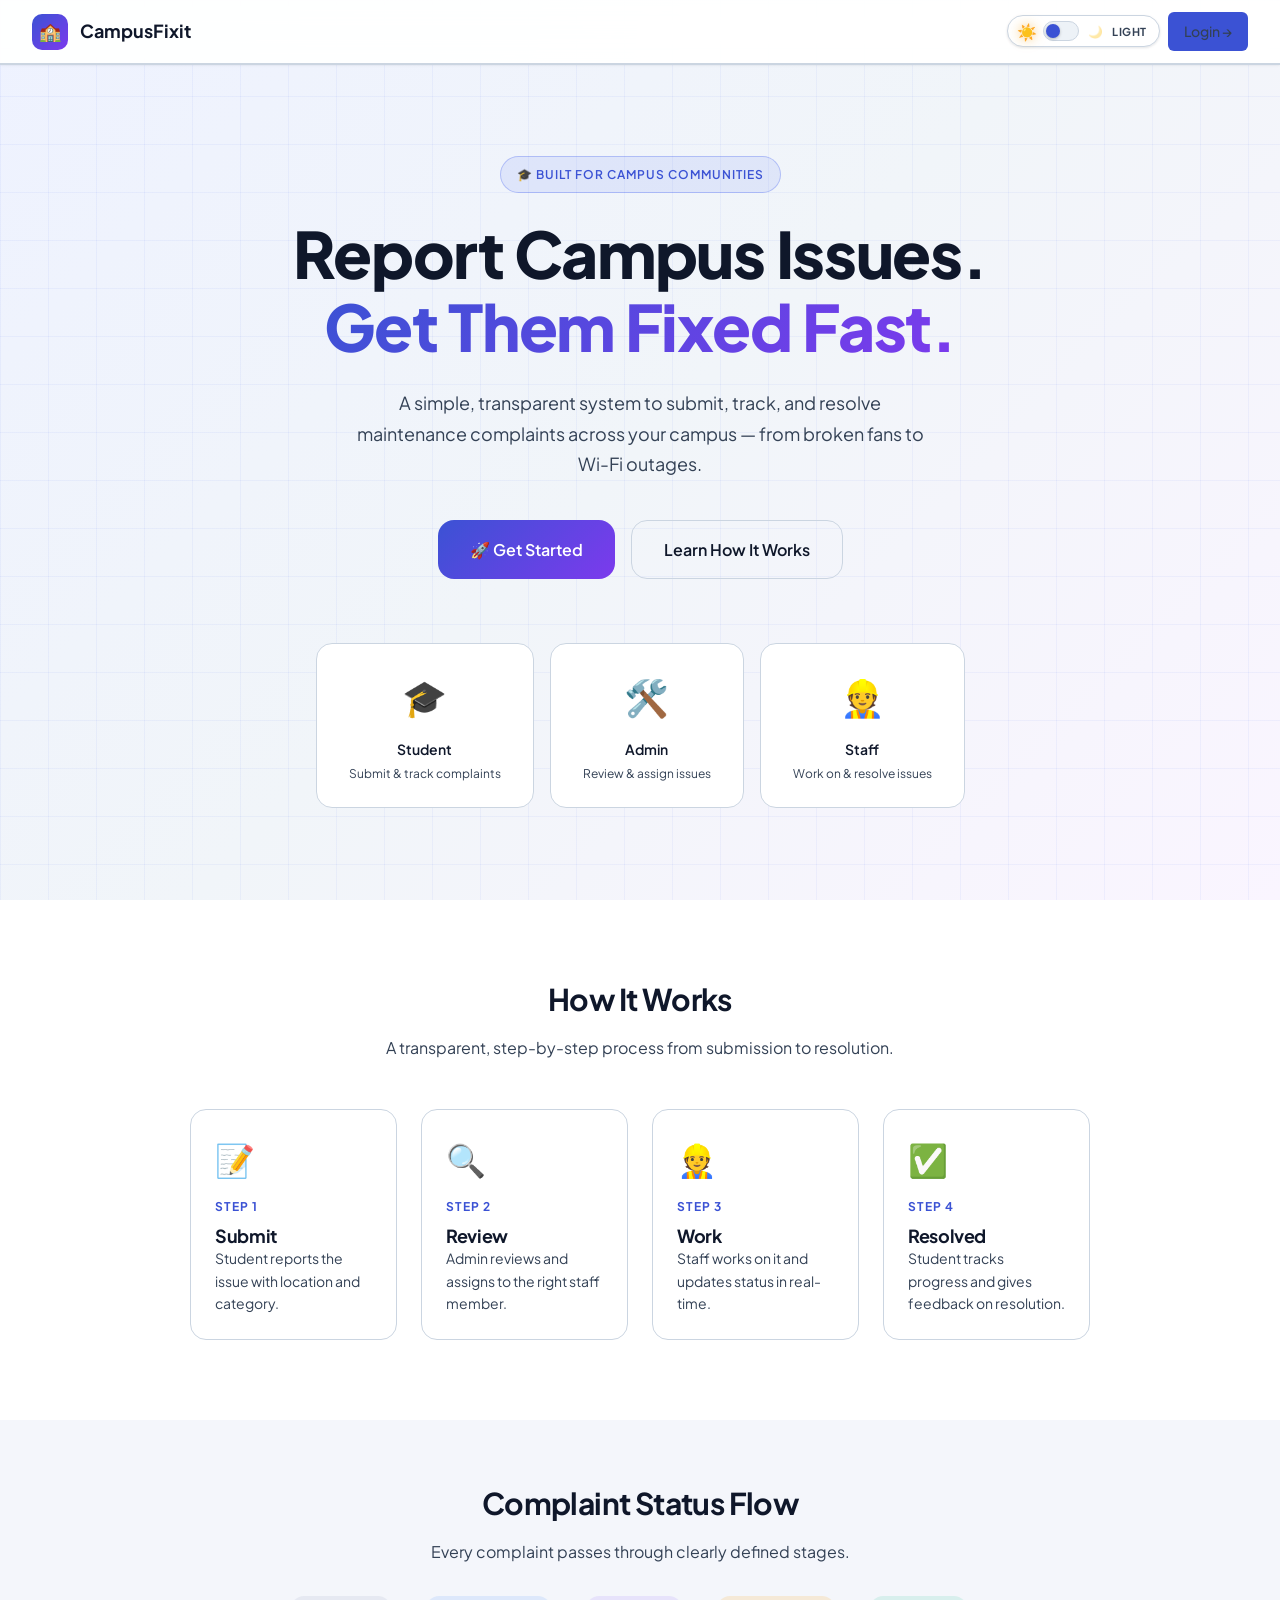
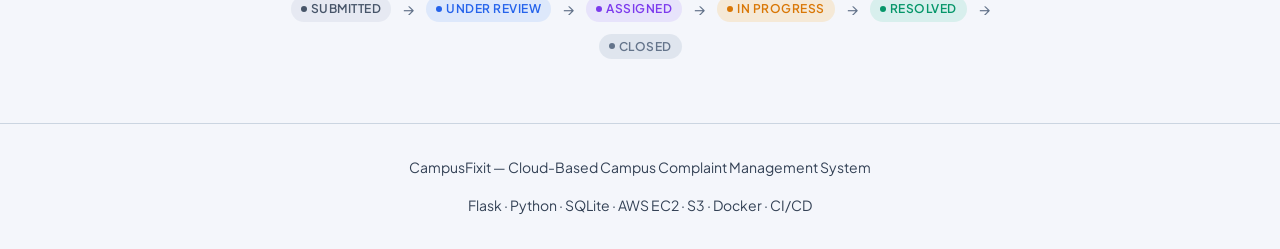
<file: frontend/index.html>
<!DOCTYPE html>
<html lang="en">
<head>
  <meta charset="UTF-8">
  <meta name="viewport" content="width=device-width, initial-scale=1.0">
  <meta name="description" content="CampusFixit — Cloud-Based Campus Complaint Management System">
  <title>CampusFixit — Campus Complaint Management</title>
  <link rel="stylesheet" href="static/css/style.css">
</head>
<body>

  <!-- ── NAVBAR ──────────────────────────────────────────── -->
  <nav class="navbar">
    <a href="index.html" class="navbar-brand">
      <div class="brand-icon">🏫</div>
      CampusFixit
    </a>
    <div class="navbar-nav">
      <a href="login.html" id="nav-login-btn" class="btn btn-primary btn-sm">Login →</a>
    </div>
  </nav>

  <!-- ── HERO ─────────────────────────────────────────────── -->
  <main class="hero" style="padding-top: calc(var(--navbar-height) + 2rem);">

    <div class="hero-badge">🎓 Built for Campus Communities</div>

    <h1 class="hero-title">
      Report Campus Issues.<br>
      <span>Get Them Fixed Fast.</span>
    </h1>

    <p class="hero-subtitle">
      A simple, transparent system to submit, track, and resolve maintenance
      complaints across your campus — from broken fans to Wi-Fi outages.
    </p>

    <div class="hero-actions">
      <a href="login.html" class="btn btn-gradient btn-lg" id="get-started-btn">🚀 Get Started</a>
      <a href="#how-it-works" class="btn btn-secondary btn-lg" id="learn-more-btn">Learn How It Works</a>
    </div>

    <!-- Role cards -->
    <div class="hero-cards">
      <a href="login.html" class="hero-role-card" id="student-card">
        <div class="role-icon">🎓</div>
        <div class="role-name">Student</div>
        <div class="role-desc">Submit & track complaints</div>
      </a>
      <a href="login.html" class="hero-role-card" id="admin-card">
        <div class="role-icon">🛠️</div>
        <div class="role-name">Admin</div>
        <div class="role-desc">Review & assign issues</div>
      </a>
      <a href="login.html" class="hero-role-card" id="staff-card">
        <div class="role-icon">👷</div>
        <div class="role-name">Staff</div>
        <div class="role-desc">Work on & resolve issues</div>
      </a>
    </div>
  </main>

  <!-- ── HOW IT WORKS ─────────────────────────────────────── -->
  <section id="how-it-works" style="padding: var(--space-20) var(--space-8); background: var(--color-surface);">
    <div style="max-width: 900px; margin: 0 auto; text-align: center;">
      <h2 style="margin-bottom: var(--space-4);">How It Works</h2>
      <p style="margin-bottom: var(--space-12);">A transparent, step-by-step process from submission to resolution.</p>
      <div style="display: grid; grid-template-columns: repeat(auto-fit, minmax(180px, 1fr)); gap: var(--space-6); text-align: left;">
        <div class="card card-glow" id="step-submit">
          <div style="font-size:32px;margin-bottom:var(--space-3);">📝</div>
          <div style="font-size:var(--font-size-xs);font-weight:700;color:var(--color-primary);text-transform:uppercase;letter-spacing:1px;margin-bottom:var(--space-2);">Step 1</div>
          <h5>Submit</h5>
          <p style="font-size:var(--font-size-sm);">Student reports the issue with location and category.</p>
        </div>
        <div class="card card-glow" id="step-review">
          <div style="font-size:32px;margin-bottom:var(--space-3);">🔍</div>
          <div style="font-size:var(--font-size-xs);font-weight:700;color:var(--color-primary);text-transform:uppercase;letter-spacing:1px;margin-bottom:var(--space-2);">Step 2</div>
          <h5>Review</h5>
          <p style="font-size:var(--font-size-sm);">Admin reviews and assigns to the right staff member.</p>
        </div>
        <div class="card card-glow" id="step-work">
          <div style="font-size:32px;margin-bottom:var(--space-3);">👷</div>
          <div style="font-size:var(--font-size-xs);font-weight:700;color:var(--color-primary);text-transform:uppercase;letter-spacing:1px;margin-bottom:var(--space-2);">Step 3</div>
          <h5>Work</h5>
          <p style="font-size:var(--font-size-sm);">Staff works on it and updates status in real-time.</p>
        </div>
        <div class="card card-glow" id="step-resolve">
          <div style="font-size:32px;margin-bottom:var(--space-3);">✅</div>
          <div style="font-size:var(--font-size-xs);font-weight:700;color:var(--color-primary);text-transform:uppercase;letter-spacing:1px;margin-bottom:var(--space-2);">Step 4</div>
          <h5>Resolved</h5>
          <p style="font-size:var(--font-size-sm);">Student tracks progress and gives feedback on resolution.</p>
        </div>
      </div>
    </div>
  </section>

  <!-- ── STATUS LEGEND ────────────────────────────────────── -->
  <section style="padding: var(--space-16) var(--space-8);">
    <div style="max-width:700px;margin:0 auto;text-align:center;">
      <h2 style="margin-bottom:var(--space-4);">Complaint Status Flow</h2>
      <p style="margin-bottom:var(--space-8);">Every complaint passes through clearly defined stages.</p>
      <div style="display:flex;flex-wrap:wrap;justify-content:center;align-items:center;gap:var(--space-3);">
        <span class="badge badge-submitted">Submitted</span>
        <span style="color:var(--text-tertiary);">→</span>
        <span class="badge badge-review">Under Review</span>
        <span style="color:var(--text-tertiary);">→</span>
        <span class="badge badge-assigned">Assigned</span>
        <span style="color:var(--text-tertiary);">→</span>
        <span class="badge badge-inprogress">In Progress</span>
        <span style="color:var(--text-tertiary);">→</span>
        <span class="badge badge-resolved">Resolved</span>
        <span style="color:var(--text-tertiary);">→</span>
        <span class="badge badge-closed">Closed</span>
      </div>
    </div>
  </section>

  <!-- ── FOOTER ───────────────────────────────────────────── -->
  <footer style="padding:var(--space-8);border-top:1px solid var(--color-border);text-align:center;color:var(--text-tertiary);font-size:var(--font-size-sm);">
    <p>CampusFixit — Cloud-Based Campus Complaint Management System</p>
    <p style="margin-top:var(--space-2);">Flask · Python · SQLite · AWS EC2 · S3 · Docker · CI/CD</p>
  </footer>

  <script src="static/js/main.js"></script>
  <script>
    document.addEventListener('DOMContentLoaded', () => {
      const user = Session.getUser();
      if (user) {
        const routes = {
          student:  'app/templates/student/dashboard.html',
          admin:    'app/templates/admin/dashboard.html',
          employee: 'app/templates/employee/dashboard.html',
        };
        window.location.href = routes[user.role] || 'login.html';
      }
    });
  </script>
</body>
</html>
</file>
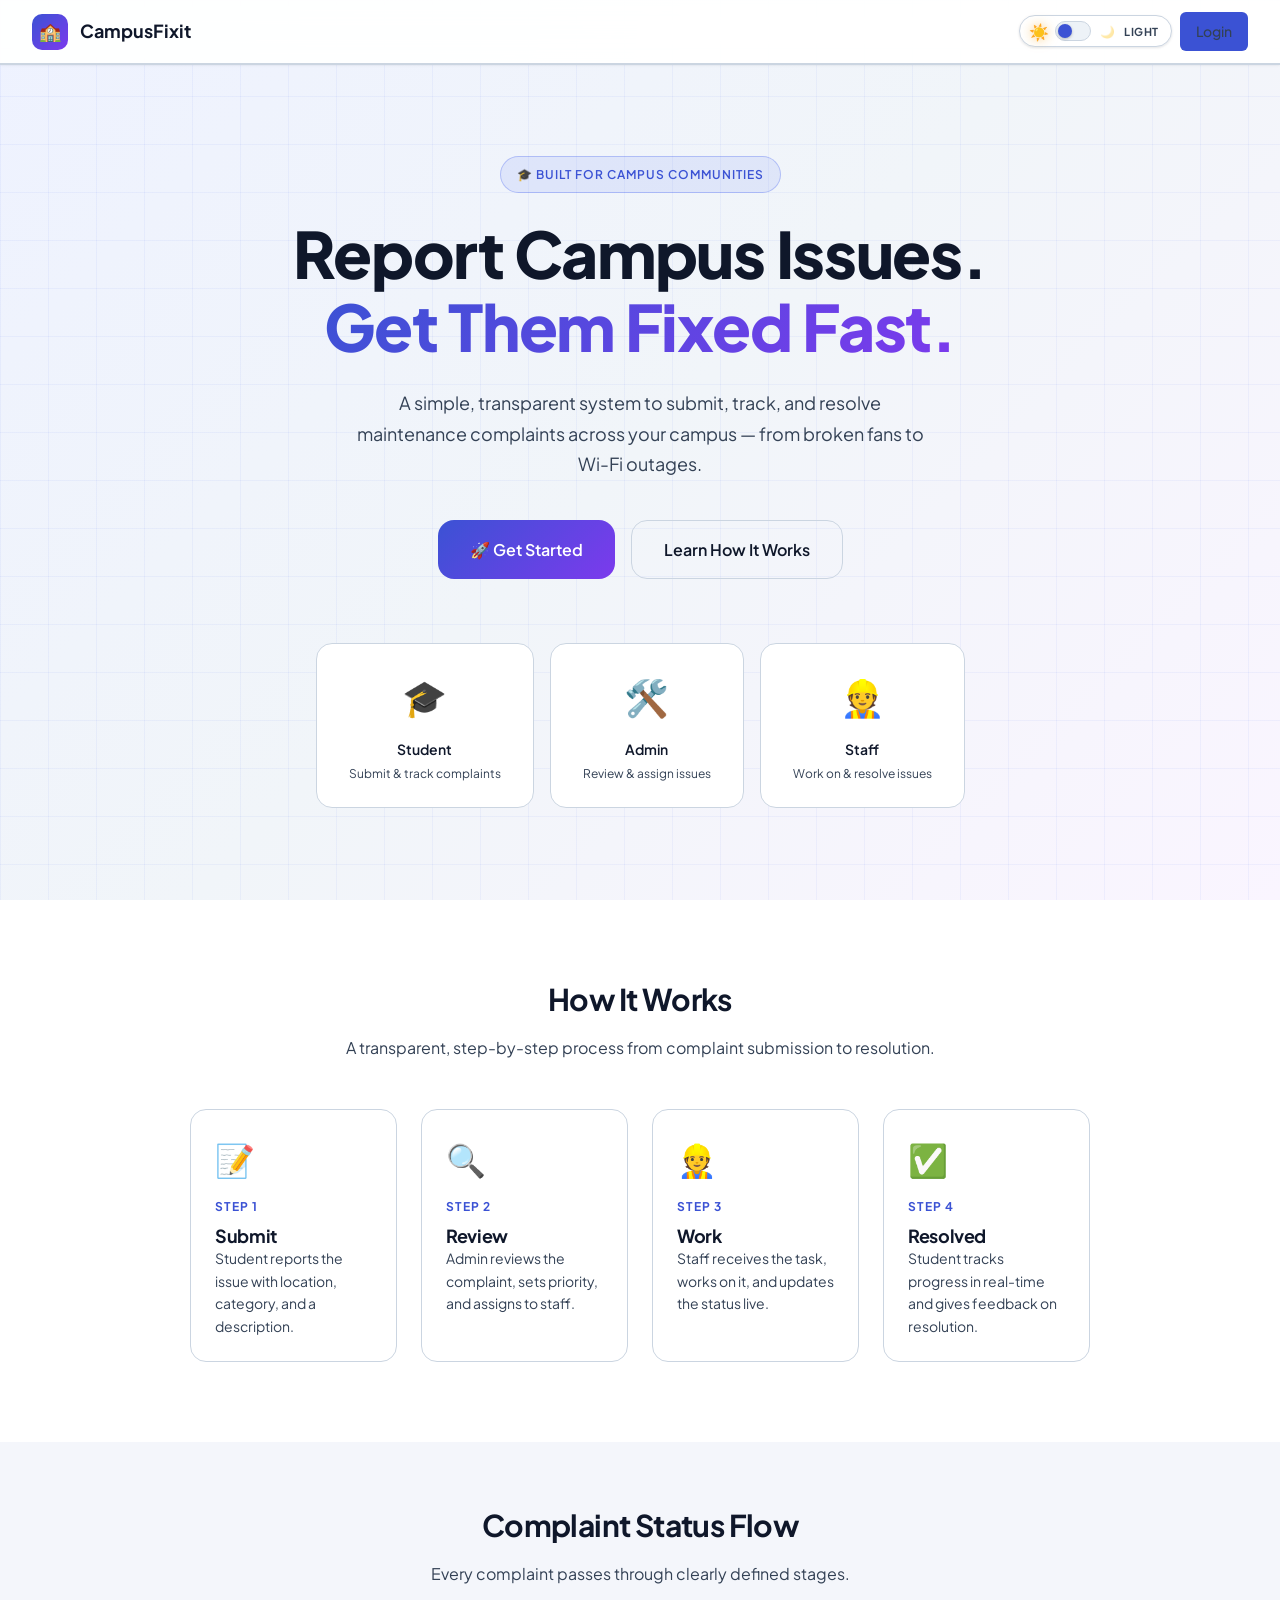
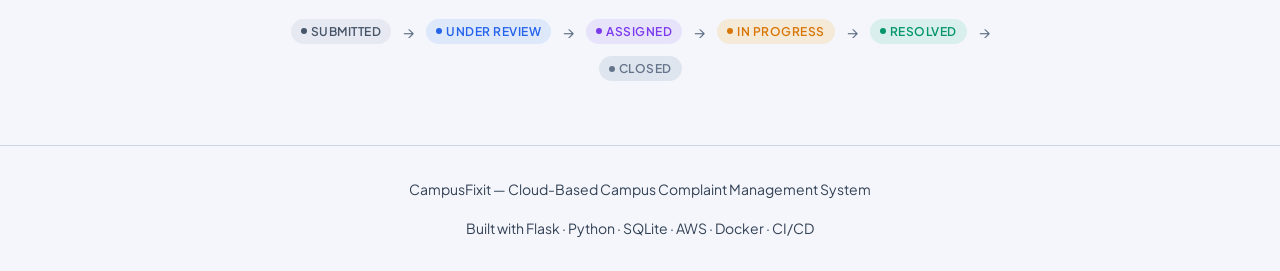
<file: frontend/templates/index.html>
<!DOCTYPE html>
<html lang="en">
<head>
  <meta charset="UTF-8">
  <meta name="viewport" content="width=device-width, initial-scale=1.0">
  <meta name="description" content="Campus Complaint Management System — Report and track maintenance issues at your campus instantly.">
  <title>CampusFixit — Campus Complaint Management System</title>
  <link rel="stylesheet" href="../static/css/style.css">
</head>
<body>

  <!-- ── NAVBAR ──────────────────────────────────────────── -->
  <nav class="navbar">
    <a href="index.html" class="navbar-brand">
      <div class="brand-icon">🏫</div>
      CampusFixit
    </a>
    <div class="navbar-nav">
      <a href="login.html" id="nav-login-btn" class="btn btn-primary btn-sm">Login</a>
    </div>
  </nav>

  <!-- ── HERO SECTION ────────────────────────────────────── -->
  <main class="hero" style="padding-top: calc(var(--navbar-height) + 2rem);">

    <div class="hero-badge">
      🎓 Built for Campus Communities
    </div>

    <h1 class="hero-title">
      Report Campus Issues.<br>
      <span>Get Them Fixed Fast.</span>
    </h1>

    <p class="hero-subtitle">
      A simple, transparent system to submit, track, and resolve maintenance
      complaints across your campus — from broken fans to Wi-Fi outages.
    </p>

    <div class="hero-actions">
      <a href="login.html" class="btn btn-gradient btn-lg" id="get-started-btn">
        🚀 Get Started
      </a>
      <a href="#how-it-works" class="btn btn-secondary btn-lg" id="learn-more-btn">
        Learn How It Works
      </a>
    </div>

    <!-- Role Cards — shows the three types of users -->
    <div class="hero-cards">
      <a href="login.html" class="hero-role-card" id="student-portal-btn">
        <div class="role-icon">🎓</div>
        <div class="role-name">Student</div>
        <div class="role-desc">Submit & track complaints</div>
      </a>
      <a href="login.html" class="hero-role-card" id="admin-portal-btn">
        <div class="role-icon">🛠️</div>
        <div class="role-name">Admin</div>
        <div class="role-desc">Review & assign issues</div>
      </a>
      <a href="login.html" class="hero-role-card" id="staff-portal-btn">
        <div class="role-icon">👷</div>
        <div class="role-name">Staff</div>
        <div class="role-desc">Work on & resolve issues</div>
      </a>
    </div>
  </main>

  <!-- ── HOW IT WORKS ─────────────────────────────────────── -->
  <section id="how-it-works" style="padding: var(--space-20) var(--space-8); background: var(--color-surface);">
    <div style="max-width: 900px; margin: 0 auto; text-align: center;">

      <h2 style="margin-bottom: var(--space-4);">How It Works</h2>
      <p style="margin-bottom: var(--space-12); color: var(--text-secondary);">
        A transparent, step-by-step process from complaint submission to resolution.
      </p>

      <!-- Steps -->
      <div style="display: grid; grid-template-columns: repeat(auto-fit, minmax(180px, 1fr)); gap: var(--space-6); text-align: left;">

        <div class="card card-glow" id="step-1-card">
          <div style="font-size: 32px; margin-bottom: var(--space-3);">📝</div>
          <div style="font-size: var(--font-size-xs); font-weight: 700; color: var(--color-primary); text-transform: uppercase; letter-spacing: 1px; margin-bottom: var(--space-2);">Step 1</div>
          <h5>Submit</h5>
          <p style="font-size: var(--font-size-sm);">Student reports the issue with location, category, and a description.</p>
        </div>

        <div class="card card-glow" id="step-2-card">
          <div style="font-size: 32px; margin-bottom: var(--space-3);">🔍</div>
          <div style="font-size: var(--font-size-xs); font-weight: 700; color: var(--color-primary); text-transform: uppercase; letter-spacing: 1px; margin-bottom: var(--space-2);">Step 2</div>
          <h5>Review</h5>
          <p style="font-size: var(--font-size-sm);">Admin reviews the complaint, sets priority, and assigns to staff.</p>
        </div>

        <div class="card card-glow" id="step-3-card">
          <div style="font-size: 32px; margin-bottom: var(--space-3);">👷</div>
          <div style="font-size: var(--font-size-xs); font-weight: 700; color: var(--color-primary); text-transform: uppercase; letter-spacing: 1px; margin-bottom: var(--space-2);">Step 3</div>
          <h5>Work</h5>
          <p style="font-size: var(--font-size-sm);">Staff receives the task, works on it, and updates the status live.</p>
        </div>

        <div class="card card-glow" id="step-4-card">
          <div style="font-size: 32px; margin-bottom: var(--space-3);">✅</div>
          <div style="font-size: var(--font-size-xs); font-weight: 700; color: var(--color-primary); text-transform: uppercase; letter-spacing: 1px; margin-bottom: var(--space-2);">Step 4</div>
          <h5>Resolved</h5>
          <p style="font-size: var(--font-size-sm);">Student tracks progress in real-time and gives feedback on resolution.</p>
        </div>

      </div>
    </div>
  </section>

  <!-- ── COMPLAINT STATUS LEGEND ──────────────────────────── -->
  <section style="padding: var(--space-16) var(--space-8); background: var(--color-bg);">
    <div style="max-width: 700px; margin: 0 auto; text-align: center;">
      <h2 style="margin-bottom: var(--space-4);">Complaint Status Flow</h2>
      <p style="margin-bottom: var(--space-8); color: var(--text-secondary);">
        Every complaint passes through clearly defined stages.
      </p>
      <div style="display: flex; flex-wrap: wrap; justify-content: center; align-items: center; gap: var(--space-3);">
        <span class="badge badge-submitted">Submitted</span>
        <span style="color: var(--text-tertiary);">→</span>
        <span class="badge badge-review">Under Review</span>
        <span style="color: var(--text-tertiary);">→</span>
        <span class="badge badge-assigned">Assigned</span>
        <span style="color: var(--text-tertiary);">→</span>
        <span class="badge badge-inprogress">In Progress</span>
        <span style="color: var(--text-tertiary);">→</span>
        <span class="badge badge-resolved">Resolved</span>
        <span style="color: var(--text-tertiary);">→</span>
        <span class="badge badge-closed">Closed</span>
      </div>
    </div>
  </section>

  <!-- ── FOOTER ───────────────────────────────────────────── -->
  <footer style="padding: var(--space-8); border-top: 1px solid var(--color-border); text-align: center; color: var(--text-tertiary); font-size: var(--font-size-sm);">
    <p>CampusFixit — Cloud-Based Campus Complaint Management System</p>
    <p style="margin-top: var(--space-2);">Built with Flask · Python · SQLite · AWS · Docker · CI/CD</p>
  </footer>

  <script src="../static/js/main.js"></script>
  <script>
    // On page load: check if user is already logged in
    // If yes, redirect them to their dashboard instead of showing the landing page
    document.addEventListener('DOMContentLoaded', () => {
      const user = Session.getUser();
      if (user) {
        const routes = {
          student:  'app/templates/student/dashboard.html',
          admin:    'app/templates/admin/dashboard.html',
          employee: 'app/templates/employee/dashboard.html',
        };
        window.location.href = routes[user.role] || 'login.html';
      }
    });
  </script>
</body>
</html>
</file>
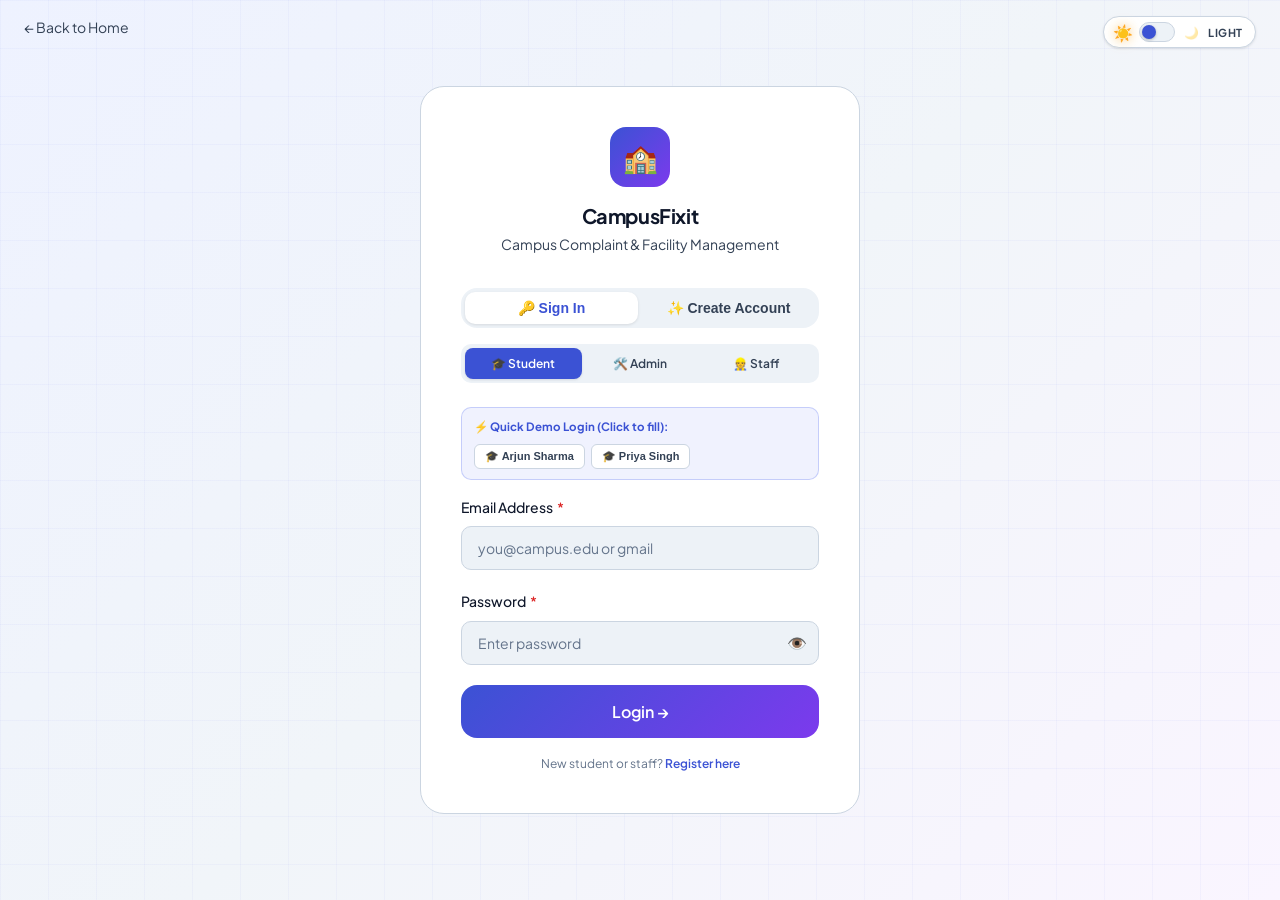
<file: frontend/login.html>
<!DOCTYPE html>
<html lang="en">

<head>
  <meta charset="UTF-8">
  <meta name="viewport" content="width=device-width, initial-scale=1.0">
  <meta name="description" content="Login and Registration — CampusFixit">
  <title>Login & Sign Up — CampusFixit</title>
  <link rel="stylesheet" href="static/css/style.css">
  <style>
    .auth-mode-switch {
      display: flex;
      background: var(--color-surface-2, #f1f5f9);
      border-radius: var(--radius-lg, 12px);
      padding: 4px;
      margin-bottom: var(--space-4, 16px);
      gap: 4px;
    }
    .auth-mode-btn {
      flex: 1;
      padding: 8px 12px;
      border: none;
      background: none;
      font-size: var(--font-size-sm, 14px);
      font-weight: 600;
      color: var(--text-secondary, #64748b);
      border-radius: var(--radius-md, 8px);
      cursor: pointer;
      transition: all 0.2s ease;
    }
    .auth-mode-btn.active {
      background: var(--color-surface, #ffffff);
      color: var(--color-primary, #2563eb);
      box-shadow: 0 1px 3px rgba(0,0,0,0.1);
    }
    .quick-badges {
      display: flex;
      flex-wrap: wrap;
      gap: 6px;
      margin-top: 8px;
    }
    .quick-badge-btn {
      display: inline-flex;
      align-items: center;
      gap: 5px;
      padding: 5px 10px;
      font-size: 11px;
      font-weight: 600;
      background: #ffffff;
      border: 1px solid #cbd5e1;
      border-radius: 6px;
      cursor: pointer;
      color: #334155;
      transition: all 0.15s ease;
    }
    .quick-badge-btn:hover {
      border-color: #2563eb;
      background: #eff6ff;
      color: #1d4ed8;
      transform: translateY(-1px);
    }
  </style>
</head>

<body class="auth-page">

  <a href="index.html" style="
    position:fixed;top:var(--space-4);left:var(--space-6);
    font-size:var(--font-size-sm);color:var(--text-secondary);
    display:flex;align-items:center;gap:var(--space-2);z-index:100;
  " id="back-home-link">← Back to Home</a>

  <div class="auth-card" style="max-width: 440px;">

    <div class="auth-logo">
      <div class="logo-icon">🏫</div>
      <h1>CampusFixit</h1>
      <p>Campus Complaint & Facility Management</p>
    </div>

    <!-- Mode switch: Sign In vs Sign Up -->
    <div class="auth-mode-switch">
      <button class="auth-mode-btn active" id="btn-mode-signin" onclick="setAuthMode('signin')">🔑 Sign In</button>
      <button class="auth-mode-btn" id="btn-mode-signup" onclick="setAuthMode('signup')">✨ Create Account</button>
    </div>

    <!-- ── SIGN IN SECTION ──────────────────────────── -->
    <div id="section-signin">
      <!-- Role tabs -->
      <div class="role-tabs" role="tablist">
        <button class="role-tab active" data-role="student" id="tab-student" onclick="switchRole('student')">🎓 Student</button>
        <button class="role-tab" data-role="admin" id="tab-admin" onclick="switchRole('admin')">🛠️ Admin</button>
        <button class="role-tab" data-role="employee" id="tab-employee" onclick="switchRole('employee')">👷 Staff</button>
      </div>

      <!-- Quick Fill Credentials Card -->
      <div class="alert alert-info" style="margin-bottom:var(--space-4); padding: 10px 12px;">
        <div style="font-size: 11.5px;">
          <strong>⚡ Quick Demo Login (Click to fill):</strong>
          <div id="quick-badges-container" class="quick-badges">
            <!-- Filled dynamically by JS based on role -->
          </div>
        </div>
      </div>

      <form id="login-form" onsubmit="handleLogin(event)" novalidate>
        <div class="form-group">
          <label class="form-label" for="login-email">Email Address <span class="required">*</span></label>
          <input type="email" id="login-email" class="form-control" placeholder="you@campus.edu or gmail" autocomplete="email" required>
          <span class="form-error" id="email-error"></span>
        </div>

        <div class="form-group">
          <label class="form-label" for="login-password">Password <span class="required">*</span></label>
          <div style="position:relative;">
            <input type="password" id="login-password" class="form-control" placeholder="Enter password" autocomplete="current-password" required>
            <button type="button" onclick="togglePwd('login-password', 'toggle-password')" id="toggle-password"
              style="position:absolute;right:12px;top:50%;transform:translateY(-50%);background:none;border:none;cursor:pointer;color:var(--text-secondary);font-size:16px;">👁️</button>
          </div>
          <span class="form-error" id="password-error"></span>
        </div>

        <button type="submit" class="btn btn-gradient btn-full btn-lg" id="login-submit-btn">Login →</button>
      </form>

      <p style="text-align:center;margin-top:var(--space-4);font-size:var(--font-size-xs);color:var(--text-tertiary);">
        New student or staff? <a href="javascript:void(0)" onclick="setAuthMode('signup')" style="color:var(--color-primary);font-weight:600;">Register here</a>
      </p>
    </div>

    <!-- ── SIGN UP SECTION ──────────────────────────── -->
    <div id="section-signup" style="display: none;">
      <p style="font-size: 12.5px; color: var(--text-secondary); margin-bottom: 12px; text-align: center;">
        Register with your Student ID & Gmail or Campus Email.
      </p>

      <form id="signup-form" onsubmit="handleSignUp(event)" novalidate>
        <div class="form-group">
          <label class="form-label" for="signup-name">Full Name <span class="required">*</span></label>
          <input type="text" id="signup-name" class="form-control" placeholder="e.g. Magesh Kumar" required>
        </div>

        <div style="display: flex; gap: 10px;">
          <div class="form-group" style="flex: 1;">
            <label class="form-label" for="signup-rollno">Campus / Roll ID <span class="required">*</span></label>
            <input type="text" id="signup-rollno" class="form-control" placeholder="e.g. CS2024099" required>
          </div>
          <div class="form-group" style="flex: 1;">
            <label class="form-label" for="signup-role">Role <span class="required">*</span></label>
            <select id="signup-role" class="form-control">
              <option value="student" selected>🎓 Student</option>
              <option value="employee">👷 Staff</option>
            </select>
          </div>
        </div>

        <div class="form-group">
          <label class="form-label" for="signup-email">Email Address <span class="required">*</span></label>
          <input type="email" id="signup-email" class="form-control" placeholder="e.g. yourname@gmail.com" required>
        </div>

        <div class="form-group">
          <label class="form-label" for="signup-password">Create Password <span class="required">*</span></label>
          <div style="position:relative;">
            <input type="password" id="signup-password" class="form-control" placeholder="Min 6 characters" required>
            <button type="button" onclick="togglePwd('signup-password', 'toggle-signup-pwd')" id="toggle-signup-pwd"
              style="position:absolute;right:12px;top:50%;transform:translateY(-50%);background:none;border:none;cursor:pointer;color:var(--text-secondary);font-size:16px;">👁️</button>
          </div>
        </div>

        <button type="submit" class="btn btn-primary btn-full btn-lg" id="signup-submit-btn">✨ Create Account & Proceed</button>
      </form>

      <p style="text-align:center;margin-top:var(--space-4);font-size:var(--font-size-xs);color:var(--text-tertiary);">
        Already registered? <a href="javascript:void(0)" onclick="setAuthMode('signin')" style="color:var(--color-primary);font-weight:600;">Sign in here</a>
      </p>
    </div>

  </div>

  <div class="toast-container"></div>

  <script src="static/js/main.js"></script>
  <script>
    let activeRole = 'student';

    const demoUsersByRole = {
      student: [
        { label: '🎓 Arjun Sharma', email: 'arjun@campus.edu', pass: 'student123' },
        { label: '🎓 Priya Singh', email: 'priya@campus.edu', pass: 'student123' }
      ],
      employee: [
        { label: '⚡ Ramesh (Electrical)', email: 'ramesh@campus.edu', pass: 'emp123' },
        { label: '🔧 Suresh (Plumbing)', email: 'suresh@campus.edu', pass: 'emp123' },
        { label: '💻 Vikram (IT Support)', email: 'vikram@campus.edu', pass: 'emp123' }
      ],
      admin: [
        { label: '🛠️ Chief Admin', email: 'admin@campus.edu', pass: 'admin123' }
      ]
    };

    function setAuthMode(mode) {
      const isSignIn = mode === 'signin';
      document.getElementById('section-signin').style.display = isSignIn ? 'block' : 'none';
      document.getElementById('section-signup').style.display = isSignIn ? 'none' : 'block';
      document.getElementById('btn-mode-signin').classList.toggle('active', isSignIn);
      document.getElementById('btn-mode-signup').classList.toggle('active', !isSignIn);
    }

    function switchRole(role) {
      activeRole = role;
      document.querySelectorAll('.role-tab').forEach(t => t.classList.toggle('active', t.dataset.role === role));
      renderQuickBadges(role);
    }

    function renderQuickBadges(role) {
      const container = document.getElementById('quick-badges-container');
      const users = demoUsersByRole[role] || [];
      container.innerHTML = users.map(u => `
        <button type="button" class="quick-badge-btn" onclick="fillCredentials('${u.email}', '${u.pass}', '${role}')">
          ${u.label}
        </button>
      `).join('');
    }

    function fillCredentials(email, pass, role) {
      if (role !== activeRole) {
        switchRole(role);
      }
      document.getElementById('login-email').value = email;
      document.getElementById('login-password').value = pass;
      showToast(`Credentials filled for ${email} ✅`, 'info');
    }

    function togglePwd(fieldId, toggleBtnId) {
      const f = document.getElementById(fieldId);
      const b = document.getElementById(toggleBtnId);
      f.type = f.type === 'password' ? 'text' : 'password';
      b.textContent = f.type === 'password' ? '👁️' : '🙈';
    }

    function handleLogin(event) {
      event.preventDefault();
      clearFormErrors();

      const email = document.getElementById('login-email').value.trim();
      const password = document.getElementById('login-password').value;
      const role = document.querySelector('.role-tab.active').dataset.role;

      if (!email) {
        showFieldError('login-email', 'Please enter your email address.');
        return;
      }

      // Look in both default mock data and newly registered custom users
      const allUsers = typeof UserManager !== 'undefined' ? UserManager.getAllUsers() : MOCK_DATA.users;
      const user = allUsers.find(u =>
        u.email.toLowerCase() === email.toLowerCase() &&
        u.password === password &&
        u.role === role
      );

      if (!user) {
        document.getElementById('login-email').classList.add('is-invalid');
        const err = document.getElementById('email-error');
        err.textContent = 'Invalid email or password for selected role.';
        err.style.display = 'block';
        showToast('Login failed. Check credentials or role.', 'error');
        return;
      }

      Session.login(user);
      Complaints.init();

      const btn = document.getElementById('login-submit-btn');
      btn.textContent = 'Logging in...';
      btn.disabled = true;

      showToast(`Welcome, ${user.name}! 👋`, 'success');

      setTimeout(() => {
        const routes = {
          student: 'app/templates/student/dashboard.html',
          admin: 'app/templates/admin/dashboard.html',
          employee: 'app/templates/employee/dashboard.html',
        };
        window.location.href = routes[user.role];
      }, 700);
    }

    function handleSignUp(event) {
      event.preventDefault();
      const name = document.getElementById('signup-name').value.trim();
      const rollNo = document.getElementById('signup-rollno').value.trim();
      const role = document.getElementById('signup-role').value;
      const email = document.getElementById('signup-email').value.trim();
      const password = document.getElementById('signup-password').value;

      if (!name || !email || !password) {
        showToast('Please fill all required fields.', 'warning');
        return;
      }

      if (password.length < 4) {
        showToast('Password should be at least 4 characters.', 'warning');
        return;
      }

      const result = UserManager.registerUser({
        name,
        email,
        password,
        role,
        rollNo,
        department: role === 'student' ? 'General' : 'Maintenance'
      });

      if (!result.success) {
        showToast(result.message, 'error');
        return;
      }

      showToast(`Account created for ${name}! Please sign in. 🎉`, 'success');

      // Switch to sign in and prefill
      setAuthMode('signin');
      switchRole(role);
      document.getElementById('login-email').value = email;
      document.getElementById('login-password').value = password;
    }

    // Initialize quick badges on load
    document.addEventListener('DOMContentLoaded', () => {
      renderQuickBadges('student');
      const user = Session.getUser();
      if (user) {
        const routes = {
          student: 'app/templates/student/dashboard.html',
          admin: 'app/templates/admin/dashboard.html',
          employee: 'app/templates/employee/dashboard.html',
        };
        window.location.href = routes[user.role] || 'index.html';
      }
    });
  </script>
</body>

</html>
</file>
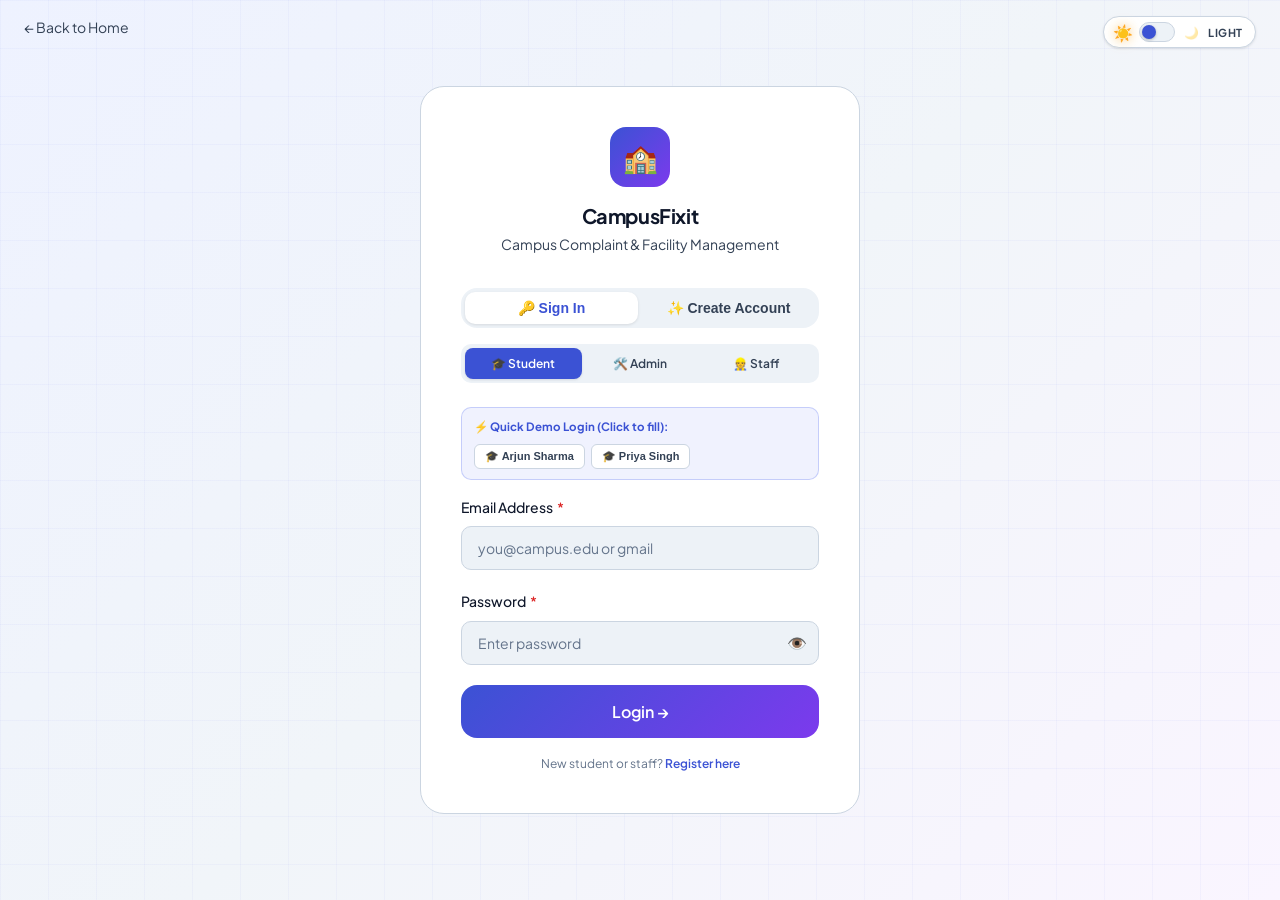
<file: frontend/templates/login.html>
<!DOCTYPE html>
<html lang="en">

<head>
  <meta charset="UTF-8">
  <meta name="viewport" content="width=device-width, initial-scale=1.0">
  <meta name="description" content="Login and Registration — CampusFixit">
  <title>Login & Sign Up — CampusFixit</title>
  <link rel="stylesheet" href="../static/css/style.css">
  <style>
    .auth-mode-switch {
      display: flex;
      background: var(--color-surface-2, #f1f5f9);
      border-radius: var(--radius-lg, 12px);
      padding: 4px;
      margin-bottom: var(--space-4, 16px);
      gap: 4px;
    }
    .auth-mode-btn {
      flex: 1;
      padding: 8px 12px;
      border: none;
      background: none;
      font-size: var(--font-size-sm, 14px);
      font-weight: 600;
      color: var(--text-secondary, #64748b);
      border-radius: var(--radius-md, 8px);
      cursor: pointer;
      transition: all 0.2s ease;
    }
    .auth-mode-btn.active {
      background: var(--color-surface, #ffffff);
      color: var(--color-primary, #2563eb);
      box-shadow: 0 1px 3px rgba(0,0,0,0.1);
    }
    .quick-badges {
      display: flex;
      flex-wrap: wrap;
      gap: 6px;
      margin-top: 8px;
    }
    .quick-badge-btn {
      display: inline-flex;
      align-items: center;
      gap: 5px;
      padding: 5px 10px;
      font-size: 11px;
      font-weight: 600;
      background: #ffffff;
      border: 1px solid #cbd5e1;
      border-radius: 6px;
      cursor: pointer;
      color: #334155;
      transition: all 0.15s ease;
    }
    .quick-badge-btn:hover {
      border-color: #2563eb;
      background: #eff6ff;
      color: #1d4ed8;
      transform: translateY(-1px);
    }
  </style>
</head>

<body class="auth-page">

  <a href="../index.html" style="
    position:fixed;top:var(--space-4);left:var(--space-6);
    font-size:var(--font-size-sm);color:var(--text-secondary);
    display:flex;align-items:center;gap:var(--space-2);z-index:100;
  " id="back-home-link">← Back to Home</a>

  <div class="auth-card" style="max-width: 440px;">

    <div class="auth-logo">
      <div class="logo-icon">🏫</div>
      <h1>CampusFixit</h1>
      <p>Campus Complaint & Facility Management</p>
    </div>

    <!-- Mode switch: Sign In vs Sign Up -->
    <div class="auth-mode-switch">
      <button class="auth-mode-btn active" id="btn-mode-signin" onclick="setAuthMode('signin')">🔑 Sign In</button>
      <button class="auth-mode-btn" id="btn-mode-signup" onclick="setAuthMode('signup')">✨ Create Account</button>
    </div>

    <!-- ── SIGN IN SECTION ──────────────────────────── -->
    <div id="section-signin">
      <!-- Role tabs -->
      <div class="role-tabs" role="tablist">
        <button class="role-tab active" data-role="student" id="tab-student" onclick="switchRole('student')">🎓 Student</button>
        <button class="role-tab" data-role="admin" id="tab-admin" onclick="switchRole('admin')">🛠️ Admin</button>
        <button class="role-tab" data-role="employee" id="tab-employee" onclick="switchRole('employee')">👷 Staff</button>
      </div>

      <!-- Quick Fill Credentials Card -->
      <div class="alert alert-info" style="margin-bottom:var(--space-4); padding: 10px 12px;">
        <div style="font-size: 11.5px;">
          <strong>⚡ Quick Demo Login (Click to fill):</strong>
          <div id="quick-badges-container" class="quick-badges">
            <!-- Filled dynamically by JS based on role -->
          </div>
        </div>
      </div>

      <form id="login-form" onsubmit="handleLogin(event)" novalidate>
        <div class="form-group">
          <label class="form-label" for="login-email">Email Address <span class="required">*</span></label>
          <input type="email" id="login-email" class="form-control" placeholder="you@campus.edu or gmail" autocomplete="email" required>
          <span class="form-error" id="email-error"></span>
        </div>

        <div class="form-group">
          <label class="form-label" for="login-password">Password <span class="required">*</span></label>
          <div style="position:relative;">
            <input type="password" id="login-password" class="form-control" placeholder="Enter password" autocomplete="current-password" required>
            <button type="button" onclick="togglePwd('login-password', 'toggle-password')" id="toggle-password"
              style="position:absolute;right:12px;top:50%;transform:translateY(-50%);background:none;border:none;cursor:pointer;color:var(--text-secondary);font-size:16px;">👁️</button>
          </div>
          <span class="form-error" id="password-error"></span>
        </div>

        <button type="submit" class="btn btn-gradient btn-full btn-lg" id="login-submit-btn">Login →</button>
      </form>

      <p style="text-align:center;margin-top:var(--space-4);font-size:var(--font-size-xs);color:var(--text-tertiary);">
        New student or staff? <a href="javascript:void(0)" onclick="setAuthMode('signup')" style="color:var(--color-primary);font-weight:600;">Register here</a>
      </p>
    </div>

    <!-- ── SIGN UP SECTION ──────────────────────────── -->
    <div id="section-signup" style="display: none;">
      <p style="font-size: 12.5px; color: var(--text-secondary); margin-bottom: 12px; text-align: center;">
        Register with your Student ID & Gmail or Campus Email.
      </p>

      <form id="signup-form" onsubmit="handleSignUp(event)" novalidate>
        <div class="form-group">
          <label class="form-label" for="signup-name">Full Name <span class="required">*</span></label>
          <input type="text" id="signup-name" class="form-control" placeholder="e.g. Magesh Kumar" required>
        </div>

        <div style="display: flex; gap: 10px;">
          <div class="form-group" style="flex: 1;">
            <label class="form-label" for="signup-rollno">Campus / Roll ID <span class="required">*</span></label>
            <input type="text" id="signup-rollno" class="form-control" placeholder="e.g. CS2024099" required>
          </div>
          <div class="form-group" style="flex: 1;">
            <label class="form-label" for="signup-role">Role <span class="required">*</span></label>
            <select id="signup-role" class="form-control">
              <option value="student" selected>🎓 Student</option>
              <option value="employee">👷 Staff</option>
            </select>
          </div>
        </div>

        <div class="form-group">
          <label class="form-label" for="signup-email">Email Address <span class="required">*</span></label>
          <input type="email" id="signup-email" class="form-control" placeholder="e.g. yourname@gmail.com" required>
        </div>

        <div class="form-group">
          <label class="form-label" for="signup-password">Create Password <span class="required">*</span></label>
          <div style="position:relative;">
            <input type="password" id="signup-password" class="form-control" placeholder="Min 6 characters" required>
            <button type="button" onclick="togglePwd('signup-password', 'toggle-signup-pwd')" id="toggle-signup-pwd"
              style="position:absolute;right:12px;top:50%;transform:translateY(-50%);background:none;border:none;cursor:pointer;color:var(--text-secondary);font-size:16px;">👁️</button>
          </div>
        </div>

        <button type="submit" class="btn btn-primary btn-full btn-lg" id="signup-submit-btn">✨ Create Account & Proceed</button>
      </form>

      <p style="text-align:center;margin-top:var(--space-4);font-size:var(--font-size-xs);color:var(--text-tertiary);">
        Already registered? <a href="javascript:void(0)" onclick="setAuthMode('signin')" style="color:var(--color-primary);font-weight:600;">Sign in here</a>
      </p>
    </div>

  </div>

  <div class="toast-container"></div>

  <script src="../static/js/main.js"></script>
  <script>
    let activeRole = 'student';

    const demoUsersByRole = {
      student: [
        { label: '🎓 Arjun Sharma', email: 'arjun@campus.edu', pass: 'student123' },
        { label: '🎓 Priya Singh', email: 'priya@campus.edu', pass: 'student123' }
      ],
      employee: [
        { label: '⚡ Ramesh (Electrical)', email: 'ramesh@campus.edu', pass: 'emp123' },
        { label: '🔧 Suresh (Plumbing)', email: 'suresh@campus.edu', pass: 'emp123' },
        { label: '💻 Vikram (IT Support)', email: 'vikram@campus.edu', pass: 'emp123' }
      ],
      admin: [
        { label: '🛠️ Chief Admin', email: 'admin@campus.edu', pass: 'admin123' }
      ]
    };

    function setAuthMode(mode) {
      const isSignIn = mode === 'signin';
      document.getElementById('section-signin').style.display = isSignIn ? 'block' : 'none';
      document.getElementById('section-signup').style.display = isSignIn ? 'none' : 'block';
      document.getElementById('btn-mode-signin').classList.toggle('active', isSignIn);
      document.getElementById('btn-mode-signup').classList.toggle('active', !isSignIn);
    }

    function switchRole(role) {
      activeRole = role;
      document.querySelectorAll('.role-tab').forEach(t => t.classList.toggle('active', t.dataset.role === role));
      renderQuickBadges(role);
    }

    function renderQuickBadges(role) {
      const container = document.getElementById('quick-badges-container');
      const users = demoUsersByRole[role] || [];
      container.innerHTML = users.map(u => `
        <button type="button" class="quick-badge-btn" onclick="fillCredentials('${u.email}', '${u.pass}', '${role}')">
          ${u.label}
        </button>
      `).join('');
    }

    function fillCredentials(email, pass, role) {
      if (role !== activeRole) {
        switchRole(role);
      }
      document.getElementById('login-email').value = email;
      document.getElementById('login-password').value = pass;
      showToast(`Credentials filled for ${email} ✅`, 'info');
    }

    function togglePwd(fieldId, toggleBtnId) {
      const f = document.getElementById(fieldId);
      const b = document.getElementById(toggleBtnId);
      f.type = f.type === 'password' ? 'text' : 'password';
      b.textContent = f.type === 'password' ? '👁️' : '🙈';
    }

    function handleLogin(event) {
      event.preventDefault();
      clearFormErrors();

      const email = document.getElementById('login-email').value.trim();
      const password = document.getElementById('login-password').value;
      const role = document.querySelector('.role-tab.active').dataset.role;

      if (!email) {
        showFieldError('login-email', 'Please enter your email address.');
        return;
      }

      const allUsers = typeof UserManager !== 'undefined' ? UserManager.getAllUsers() : MOCK_DATA.users;
      const user = allUsers.find(u =>
        u.email.toLowerCase() === email.toLowerCase() &&
        u.password === password &&
        u.role === role
      );

      if (!user) {
        document.getElementById('login-email').classList.add('is-invalid');
        const err = document.getElementById('email-error');
        err.textContent = 'Invalid email or password for selected role.';
        err.style.display = 'block';
        showToast('Login failed. Check credentials or role.', 'error');
        return;
      }

      Session.login(user);
      Complaints.init();

      const btn = document.getElementById('login-submit-btn');
      btn.textContent = 'Logging in...';
      btn.disabled = true;

      showToast(`Welcome, ${user.name}! 👋`, 'success');

      setTimeout(() => {
        const routes = {
          student: 'student/dashboard.html',
          admin: 'admin/dashboard.html',
          employee: 'employee/dashboard.html',
        };
        window.location.href = routes[user.role];
      }, 700);
    }

    function handleSignUp(event) {
      event.preventDefault();
      const name = document.getElementById('signup-name').value.trim();
      const rollNo = document.getElementById('signup-rollno').value.trim();
      const role = document.getElementById('signup-role').value;
      const email = document.getElementById('signup-email').value.trim();
      const password = document.getElementById('signup-password').value;

      if (!name || !email || !password) {
        showToast('Please fill all required fields.', 'warning');
        return;
      }

      if (password.length < 4) {
        showToast('Password should be at least 4 characters.', 'warning');
        return;
      }

      const result = UserManager.registerUser({
        name,
        email,
        password,
        role,
        rollNo,
        department: role === 'student' ? 'General' : 'Maintenance'
      });

      if (!result.success) {
        showToast(result.message, 'error');
        return;
      }

      showToast(`Account created for ${name}! Please sign in. 🎉`, 'success');

      setAuthMode('signin');
      switchRole(role);
      document.getElementById('login-email').value = email;
      document.getElementById('login-password').value = password;
    }

    document.addEventListener('DOMContentLoaded', () => {
      renderQuickBadges('student');
      const user = Session.getUser();
      if (user) {
        const routes = {
          student: 'student/dashboard.html',
          admin: 'admin/dashboard.html',
          employee: 'employee/dashboard.html',
        };
        window.location.href = routes[user.role] || '../index.html';
      }
    });
  </script>
</body>

</html>
</file>
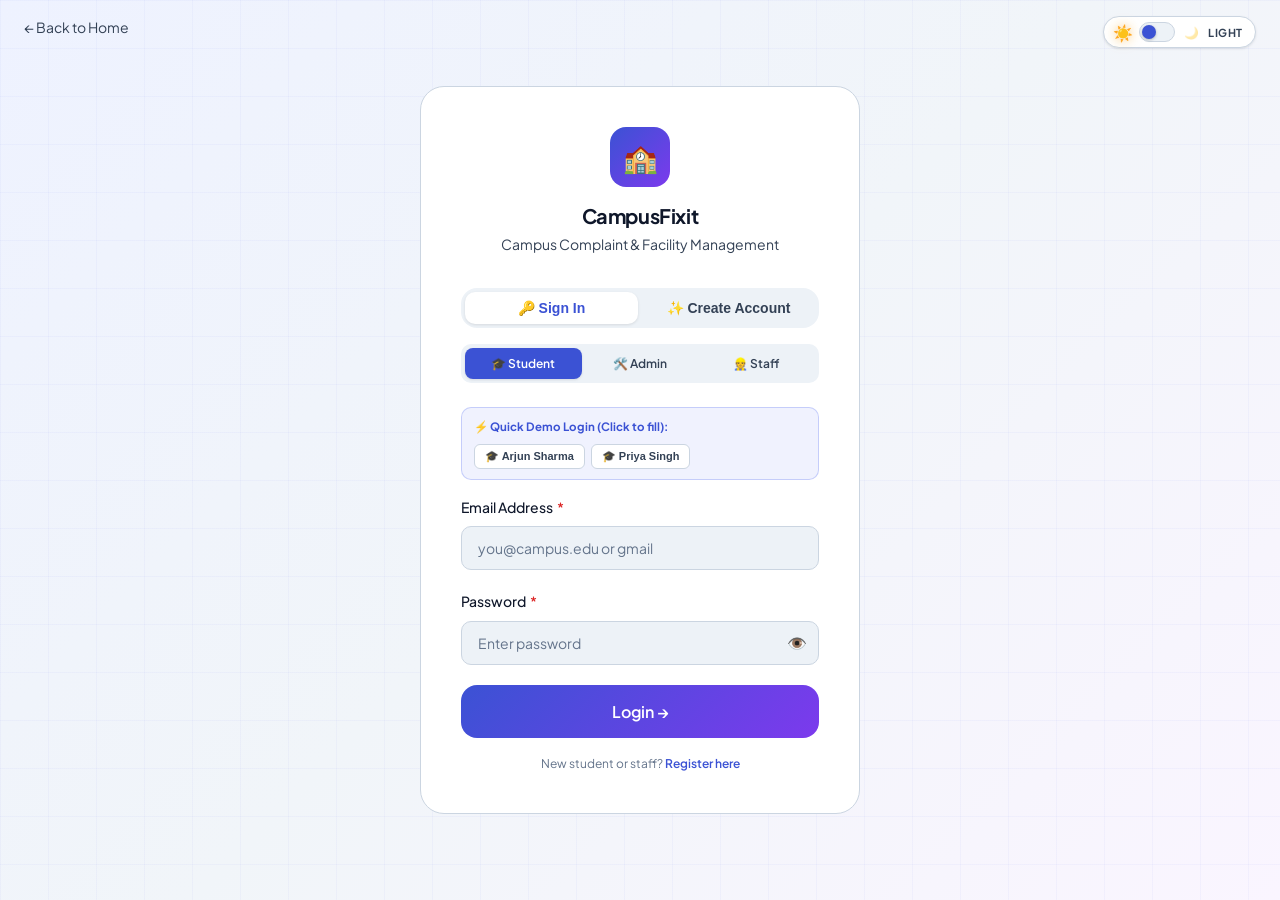
<file: frontend/templates/admin/complaints.html>
<!DOCTYPE html>
<html lang="en">
<head>
  <meta charset="UTF-8">
  <meta name="viewport" content="width=device-width, initial-scale=1.0">
  <meta name="description" content="Manage Complaints — Admin — CampusFixit">
  <title>All Complaints — Admin — CampusFixit</title>
  <link rel="stylesheet" href="../../static/css/style.css">
</head>
<body>

  <!-- ── NAVBAR ──────────────────────────────────────────── -->
  <nav class="navbar">
    <div style="display: flex; align-items: center; gap: var(--space-4);">
      <button class="btn btn-ghost btn-icon" onclick="toggleSidebar()" id="sidebar-toggle">☰</button>
      <a href="../index.html" class="navbar-brand">
        <div class="brand-icon">🏫</div>
        CampusFixit
      </a>
    </div>
    <div class="navbar-nav">
      <span class="badge badge-admin">🛠️ Admin</span>
      <button class="btn btn-secondary btn-sm" onclick="Session.logout()" id="logout-btn">Logout</button>
    </div>
  </nav>

  <div class="app-layout">
    <aside class="sidebar" id="main-sidebar">
      <div class="sidebar-section">
        <div class="sidebar-section-label">Management</div>
        <nav class="sidebar-nav">
          <a href="dashboard.html" id="nav-dashboard"><span class="nav-icon">📊</span> Dashboard</a>
          <a href="complaints.html" class="active" id="nav-complaints"><span class="nav-icon">📋</span> All Complaints</a>
        </nav>
      </div>
      <div class="sidebar-user">
        <div class="user-avatar" id="sidebar-user-avatar">A</div>
        <div class="user-info">
          <div class="user-name" id="sidebar-user-name">Loading...</div>
          <div class="user-role" id="sidebar-user-role">admin</div>
        </div>
      </div>
    </aside>

    <main class="main-content" id="main-content">

      <!-- Complaints list view -->
      <div id="list-view">
        <div class="page-header">
          <h1 class="page-title">📋 All Complaints</h1>
          <p class="page-subtitle">Review, filter, and manage all campus complaints.</p>
        </div>

        <!-- Nav Tabs for Admin -->
        <div class="nav-tabs-pills" id="admin-tabs">
          <button class="nav-tab-pill active" onclick="switchTab('all')" id="tab-all">
            📋 All Complaints <span class="pill-badge" id="badge-all">0</span>
          </button>
          <button class="nav-tab-pill" onclick="switchTab('active')" id="tab-active">
            ⚡ Active Work <span class="pill-badge" id="badge-active">0</span>
          </button>
          <button class="nav-tab-pill" onclick="switchTab('triggered')" id="tab-triggered">
            🚨 Triggered Problems <span class="pill-badge" id="badge-triggered">0</span>
          </button>
          <button class="nav-tab-pill" onclick="switchTab('resolved')" id="tab-resolved">
            ✅ Resolved History <span class="pill-badge" id="badge-resolved">0</span>
          </button>
        </div>

        <!-- Filter bar -->
        <div class="filters-bar">
          <div class="search-input">
            <span class="search-icon">🔍</span>
            <input type="text" id="search-input" placeholder="Search by ID, student, or description..." oninput="filterComplaints()">
          </div>
          <div class="filter-group">
            <span class="filter-label">Status:</span>
            <select id="filter-status" class="form-control" style="width: auto;" onchange="filterComplaints()">
              <option value="">All</option>
              <option value="Submitted">Submitted</option>
              <option value="Under Review">Under Review</option>
              <option value="Assigned">Assigned</option>
              <option value="In Progress">In Progress</option>
              <option value="Resolved">Resolved</option>
              <option value="Closed">Closed</option>
            </select>
          </div>
          <div class="filter-group">
            <span class="filter-label">Priority:</span>
            <select id="filter-priority" class="form-control" style="width: auto;" onchange="filterComplaints()">
              <option value="">All</option>
              <option value="Urgent">Urgent</option>
              <option value="High">High</option>
              <option value="Medium">Medium</option>
              <option value="Low">Low</option>
            </select>
          </div>
          <div class="filter-group">
            <span class="filter-label">Sort:</span>
            <select id="sort-by" class="form-control" style="width: auto;" onchange="filterComplaints()">
              <option value="newest">Newest First</option>
              <option value="oldest">Oldest First</option>
              <option value="priority">Priority (High → Low)</option>
            </select>
          </div>
        </div>

        <!-- Dot status legend -->
        <div style="display: flex; align-items: center; gap: var(--space-4); margin-bottom: var(--space-4); flex-wrap: wrap; font-size: var(--font-size-xs); color: var(--text-tertiary);">
          <span><strong>Tracking Dot Status:</strong></span>
          <span style="display: inline-flex; align-items: center; gap: 4px;"><span class="view-dot view-dot-admin"></span> Admin Viewed</span>
          <span style="display: inline-flex; align-items: center; gap: 4px;"><span class="view-dot view-dot-employee"></span> Staff Viewed</span>
          <span style="display: inline-flex; align-items: center; gap: 4px;"><span class="view-dot view-dot-both pulse"></span> Both Viewed</span>
          <span style="display: inline-flex; align-items: center; gap: 4px;"><span class="view-dot view-dot-none"></span> Unread</span>
        </div>

        <div id="complaints-table-container">
          <!-- Filled by JS -->
        </div>
      </div>

      <!-- Detail view (shown when a complaint is selected) -->
      <div id="detail-view" class="hidden">
        <!-- Filled by JS -->
      </div>

    </main>
  </div>

  <!-- Assign Modal -->
  <div class="modal-overlay" id="assign-modal">
    <div class="modal">
      <div class="modal-header">
        <h4 class="modal-title">👷 Assign Complaint</h4>
        <button class="btn btn-ghost btn-icon" onclick="closeModal('assign-modal')" id="close-assign-btn">✕</button>
      </div>
      <div class="modal-body">
        <p style="color: var(--text-secondary); margin-bottom: var(--space-4);">
          Assign complaint <strong id="assign-complaint-id"></strong> to a maintenance employee.
        </p>
        <div class="form-group">
          <label class="form-label" for="assign-employee">Select Employee <span class="required">*</span></label>
          <select id="assign-employee" class="form-control">
            <option value="">— Select employee —</option>
            <option value="Ramesh Patel">Ramesh Patel (Electrical)</option>
            <option value="Suresh Kumar">Suresh Kumar (Plumbing)</option>
            <option value="Vikram Rao">Vikram Rao (Wi-Fi & IT Support)</option>
          </select>
        </div>
        <div class="form-group">
          <label class="form-label" for="assign-priority">Set Priority <span class="required">*</span></label>
          <select id="assign-priority" class="form-control">
            <option value="Low">Low</option>
            <option value="Medium" selected>Medium</option>
            <option value="High">High</option>
            <option value="Urgent">🚨 Urgent (Most Triggered)</option>
          </select>
        </div>

        <!-- Triggered Problem Checkbox -->
        <div class="form-group" style="background: rgba(248,81,73,0.1); border: 1px solid rgba(248,81,73,0.3); padding: var(--space-3); border-radius: var(--radius-md);">
          <label style="display: flex; align-items: center; gap: 8px; cursor: pointer; margin: 0; font-size: var(--font-size-sm); color: #f85149; font-weight: 600;">
            <input type="checkbox" id="assign-triggered" onchange="handleTriggeredToggle(this)">
            <span>🚨 Mark as Most Triggered Problem</span>
          </label>
          <p style="margin: 4px 0 0 22px; font-size: 11px; color: var(--text-tertiary);">
            Elevates priority to Urgent and sends an immediate high-priority alert popup to the employee!
          </p>
        </div>

        <div class="form-group">
          <label class="form-label" for="assign-note">Note to Employee (optional)</label>
          <textarea id="assign-note" class="form-control" rows="2" placeholder="e.g. 'High priority student area, please resolve immediately'"></textarea>
        </div>
      </div>
      <div class="modal-footer">
        <button class="btn btn-secondary" onclick="closeModal('assign-modal')" id="cancel-assign-btn">Cancel</button>
        <button class="btn btn-primary" onclick="confirmAssign()" id="confirm-assign-btn">✅ Assign & Alert Staff</button>
      </div>
    </div>
  </div>

  <div class="toast-container"></div>

  <script src="../../static/js/main.js"></script>
  <script>
    let currentUser = null;
    let allComplaints = [];
    let currentTab = 'all';
    let selectedComplaintId = null;

    document.addEventListener('DOMContentLoaded', () => {
      currentUser = Session.getUser();
      if (!currentUser || currentUser.role !== 'admin') {
        window.location.href = '../../login.html';
        return;
      }
      initPage('admin');

      loadAdminComplaints();

      // Auto-open a complaint if ?id= is in the URL
      const params = new URLSearchParams(window.location.search);
      const targetId = params.get('id');
      if (targetId) {
        const c = Complaints.getById(targetId);
        if (c) showDetail(c);
      }
    });

    function switchTab(tab) {
      currentTab = tab;
      document.querySelectorAll('.nav-tab-pill').forEach(btn => {
        btn.classList.toggle('active', btn.id === `tab-${tab}`);
      });
      filterComplaints();
    }

    function loadAdminComplaints() {
      allComplaints = Complaints.getAll()
        .sort((a, b) => new Date(b.submittedAt) - new Date(a.submittedAt));

      updateAdminBadges();
      filterComplaints();
    }

    function updateAdminBadges() {
      const activeCount = allComplaints.filter(c => !['Resolved', 'Closed'].includes(c.status)).length;
      const triggeredCount = allComplaints.filter(c => c.isTriggered || c.priority === 'Urgent').length;
      const resolvedCount = allComplaints.filter(c => ['Resolved', 'Closed'].includes(c.status)).length;

      document.getElementById('badge-all').textContent = allComplaints.length;
      document.getElementById('badge-active').textContent = activeCount;
      document.getElementById('badge-triggered').textContent = triggeredCount;
      document.getElementById('badge-resolved').textContent = resolvedCount;
    }

    function handleTriggeredToggle(checkbox) {
      if (checkbox.checked) {
        document.getElementById('assign-priority').value = 'Urgent';
      }
    }

    /** Render complaints in a table */
    function renderTable(complaints) {
      const container = document.getElementById('complaints-table-container');

      if (complaints.length === 0) {
        container.innerHTML = `
          <div class="empty-state">
            <div class="empty-state-icon">📭</div>
            <div class="empty-state-title">No complaints found</div>
            <div class="empty-state-text">Try adjusting the tab or filter options.</div>
          </div>
        `;
        return;
      }

      container.innerHTML = `
        <div class="table-wrapper">
          <table>
            <thead>
              <tr>
                <th>Complaint ID & Views</th>
                <th>Category</th>
                <th>Student</th>
                <th>Location</th>
                <th>Priority</th>
                <th>Work Progress</th>
                <th>Assigned To</th>
                <th>Submitted</th>
                <th>Actions</th>
              </tr>
            </thead>
            <tbody>
              ${complaints.map(c => {
                const isCompleted = ['Resolved', 'Closed'].includes(c.status);
                const percent = c.progressPercent || 0;

                return `
                  <tr class="${isCompleted ? 'card-completed' : ''}">
                    <td>
                      <div style="display: flex; align-items: center; gap: var(--space-2); flex-wrap: wrap;">
                        <span class="complaint-id">${escapeHtml(c.id)}</span>
                        ${Complaints.renderViewDot(c)}
                      </div>
                    </td>
                    <td><div style="font-weight: 500;">${escapeHtml(c.category)}</div></td>
                    <td style="font-size: var(--font-size-xs);">${escapeHtml(c.studentName)}</td>
                    <td style="font-size: var(--font-size-xs);">${escapeHtml(truncate(c.location, 24))}</td>
                    <td>
                      <div style="display: flex; align-items: center; gap: 4px; flex-wrap: wrap;">
                        ${renderBadge(c.priority, getPriorityBadgeClass(c.priority))}
                        ${c.isTriggered ? '<span class="badge badge-triggered" style="font-size:10px;">🚨 Triggered</span>' : ''}
                      </div>
                    </td>
                    <td style="min-width: 130px;">
                      <div style="margin-bottom: 4px;">
                        ${renderBadge(c.status, getStatusBadgeClass(c.status))}
                        ${renderProgressChip(percent)}
                      </div>
                      ${renderProgressBar(percent)}
                    </td>
                    <td style="font-size: var(--font-size-xs);">
                      ${c.assignedTo ? `
                        <span style="color: var(--color-purple); font-weight: 500;">👷 ${escapeHtml(c.assignedTo)}</span>
                        ${c.assignedBy ? `<div style="font-size: 10px; color: var(--text-tertiary);">Assigned by ${escapeHtml(c.assignedBy)}</div>` : ''}
                      ` : '<span style="color: var(--text-tertiary);">— Unassigned</span>'}
                    </td>
                    <td style="font-size: var(--font-size-xs); color: var(--text-secondary);">${escapeHtml(c.submittedAt)}</td>
                    <td>
                      <div style="display: flex; gap: var(--space-2);">
                        <button class="btn btn-secondary btn-sm"
                          onclick="showDetail(Complaints.getById('${c.id}'))"
                          id="view-btn-${c.id.replace(/[^a-zA-Z0-9]/g, '-')}">View</button>
                        ${!c.assignedTo ? `
                          <button class="btn btn-primary btn-sm"
                            onclick="openAssign('${c.id}')"
                            id="assign-btn-${c.id.replace(/[^a-zA-Z0-9]/g, '-')}">Assign</button>
                        ` : ''}
                      </div>
                    </td>
                  </tr>
                `;
              }).join('')}
            </tbody>
          </table>
        </div>
        <p style="font-size: var(--font-size-xs); color: var(--text-tertiary); margin-top: var(--space-3);">
          Showing ${complaints.length} complaint(s)
        </p>
      `;
    }

    /** Show detail view of a complaint and mark viewed by Admin */
    function showDetail(complaint) {
      if (!complaint) return;

      // Mark viewed by Admin!
      Complaints.markViewed(complaint.id, 'admin', currentUser.name);

      document.getElementById('list-view').classList.add('hidden');
      const dv = document.getElementById('detail-view');
      dv.classList.remove('hidden');

      const isCompleted = ['Resolved', 'Closed'].includes(complaint.status);
      const percent = complaint.progressPercent || 0;

      dv.innerHTML = `
        <nav class="breadcrumb">
          <a href="#" onclick="showList(); return false;">All Complaints</a>
          <span class="sep">›</span>
          <span class="current">${escapeHtml(complaint.id)}</span>
        </nav>

        <div class="page-header">
          <div style="display: flex; align-items: center; gap: var(--space-4); flex-wrap: wrap;">
            <h1 class="page-title" style="margin: 0;">Complaint Details</h1>
            ${Complaints.renderViewDot(complaint)}
            ${renderBadge(complaint.status, getStatusBadgeClass(complaint.status))}
            ${renderBadge(complaint.priority, getPriorityBadgeClass(complaint.priority))}
            ${complaint.isTriggered ? '<span class="badge badge-triggered">🚨 Triggered Problem</span>' : ''}
          </div>
        </div>

        <div class="detail-grid">
          <div>
            <div class="card card-lg ${isCompleted ? 'card-completed' : ''}" style="margin-bottom: var(--space-6);">
              <div class="card-header">
                <span class="complaint-id" style="font-size: var(--font-size-base);">${escapeHtml(complaint.id)}</span>
                <div style="display: flex; gap: var(--space-2);">
                  ${!complaint.assignedTo ? `
                    <button class="btn btn-primary btn-sm" onclick="openAssign('${complaint.id}')" id="detail-assign-btn">👷 Assign to Employee</button>
                  ` : `
                    <button class="btn btn-secondary btn-sm" onclick="openAssign('${complaint.id}')">🔄 Reassign Staff</button>
                  `}
                  ${complaint.status === 'Assigned' ? `
                    <button class="btn btn-warning btn-sm" onclick="markInProgress('${complaint.id}')" id="mark-inprogress-btn"
                      style="background: var(--color-warning); color: #000; border: none;">🔨 Start Work</button>
                  ` : ''}
                </div>
              </div>

              <!-- Work Progress Section -->
              <div style="background: var(--color-surface-2); border-radius: var(--radius-md); padding: var(--space-4); margin-bottom: var(--space-5); border: 1px solid var(--color-border);">
                <div style="display: flex; justify-content: space-between; align-items: center; margin-bottom: var(--space-2);">
                  <div class="meta-label" style="margin: 0;">Live Work Progress</div>
                  <div style="font-weight: 700; color: #10b981;">${percent}% Completed</div>
                </div>
                ${renderProgressBar(percent)}
              </div>

              <div class="detail-meta">
                <div class="meta-item">
                  <div class="meta-label">Student</div>
                  <div class="meta-value">${escapeHtml(complaint.studentName)}</div>
                </div>
                <div class="meta-item">
                  <div class="meta-label">Category</div>
                  <div class="meta-value">${escapeHtml(complaint.category)}</div>
                </div>
                <div class="meta-item">
                  <div class="meta-label">Location</div>
                  <div class="meta-value">${escapeHtml(complaint.location)}</div>
                </div>
                <div class="meta-item">
                  <div class="meta-label">Assigned Employee</div>
                  <div class="meta-value">${escapeHtml(complaint.assignedTo || 'Not assigned')}</div>
                </div>
                <div class="meta-item">
                  <div class="meta-label">Admin Assignment</div>
                  <div class="meta-value">${escapeHtml(complaint.assignedBy ? `Assigned by ${complaint.assignedBy}` : 'None')}</div>
                </div>
                <div class="meta-item">
                  <div class="meta-label">Who Viewed</div>
                  <div class="meta-value">${Complaints.renderViewDot(complaint)}</div>
                </div>
                <div class="meta-item">
                  <div class="meta-label">Submitted</div>
                  <div class="meta-value">${escapeHtml(complaint.submittedAt)}</div>
                </div>
                <div class="meta-item">
                  <div class="meta-label">Last Updated</div>
                  <div class="meta-value">${escapeHtml(complaint.updatedAt)}</div>
                </div>
              </div>

              <div style="background: var(--color-surface-2); border-radius: var(--radius-md); padding: var(--space-4);">
                <div class="meta-label" style="margin-bottom: var(--space-2);">Description</div>
                <p style="margin: 0; font-size: var(--font-size-sm); line-height: 1.7;">
                  ${escapeHtml(complaint.description)}
                </p>
              </div>

              ${complaint.feedback ? `
                <div class="alert alert-success" style="margin-top: var(--space-4);">
                  <span class="alert-icon">⭐</span>
                  <div>
                    <strong>Student Feedback:</strong> ${'★'.repeat(complaint.feedback.rating)} (${complaint.feedback.rating}/5)<br>
                    "${escapeHtml(complaint.feedback.comment)}"
                  </div>
                </div>
              ` : ''}

            </div>
          </div>

          <!-- Right: Timeline -->
          <div>
            <div class="card">
              <div class="card-header">
                <h5 class="card-title">📅 Status & Work History</h5>
              </div>
              <div class="timeline">
                ${complaint.updates.map((u, i) => `
                  <div class="timeline-item ${i < complaint.updates.length - 1 ? 'completed' : 'active'}">
                    <div class="timeline-dot"></div>
                    <div class="timeline-title">${escapeHtml(u.status)} ${u.progress !== undefined ? `(${u.progress}%)` : ''}</div>
                    <div class="timeline-meta">${escapeHtml(u.date)} · ${escapeHtml(u.by)}</div>
                    <div class="timeline-body">${escapeHtml(u.note)}</div>
                  </div>
                `).join('')}
              </div>
            </div>
          </div>

        </div>
      `;
    }

    function showList() {
      document.getElementById('detail-view').classList.add('hidden');
      document.getElementById('list-view').classList.remove('hidden');
      loadAdminComplaints();
    }

    /** Open assign modal */
    function openAssign(complaintId) {
      selectedComplaintId = complaintId;
      const c = Complaints.getById(complaintId);
      document.getElementById('assign-complaint-id').textContent = complaintId;
      document.getElementById('assign-employee').value = c?.assignedTo || '';
      document.getElementById('assign-priority').value = c?.priority || 'Medium';
      document.getElementById('assign-triggered').checked = Boolean(c?.isTriggered);
      document.getElementById('assign-note').value = '';
      openModal('assign-modal');
    }

    /** Confirm assignment */
    function confirmAssign() {
      const employee = document.getElementById('assign-employee').value;
      let priority   = document.getElementById('assign-priority').value;
      const isTriggered = document.getElementById('assign-triggered').checked;
      if (isTriggered) priority = 'Urgent';
      const note     = document.getElementById('assign-note').value.trim();

      if (!employee) {
        showToast('Please select an employee.', 'warning');
        return;
      }

      Complaints.assign(selectedComplaintId, employee, priority, currentUser.name, isTriggered, note);
      closeModal('assign-modal');
      showToast(`Complaint assigned to ${employee} successfully! 👷`, 'success');

      // Refresh view
      loadAdminComplaints();
      const updated = Complaints.getById(selectedComplaintId);
      if (!document.getElementById('detail-view').classList.contains('hidden')) {
        showDetail(updated);
      }
    }

    /** Mark a complaint as In Progress */
    function markInProgress(id) {
      Complaints.updateProgress(id, 25, 'Work started by admin request.', currentUser.name);
      showToast('Status updated to In Progress (25%).', 'success');
      showDetail(Complaints.getById(id));
    }

    /** Filter table */
    function filterComplaints() {
      const search   = document.getElementById('search-input')?.value.toLowerCase() || '';
      const status   = document.getElementById('filter-status').value;
      const priority = document.getElementById('filter-priority').value;
      const sortBy   = document.getElementById('sort-by').value;

      let filtered = allComplaints.filter(c => {
        const isCompleted = ['Resolved', 'Closed'].includes(c.status);
        if (currentTab === 'active' && isCompleted) return false;
        if (currentTab === 'triggered' && !(c.isTriggered || c.priority === 'Urgent')) return false;
        if (currentTab === 'resolved' && !isCompleted) return false;

        const matchSearch = !search ||
          c.id.toLowerCase().includes(search) ||
          c.studentName.toLowerCase().includes(search) ||
          c.description.toLowerCase().includes(search) ||
          c.category.toLowerCase().includes(search);

        const matchStatus   = !status   || c.status   === status;
        const matchPriority = !priority || c.priority === priority;
        return matchSearch && matchStatus && matchPriority;
      });

      // Sort
      if (sortBy === 'newest')   filtered.sort((a, b) => new Date(b.submittedAt) - new Date(a.submittedAt));
      if (sortBy === 'oldest')   filtered.sort((a, b) => new Date(a.submittedAt) - new Date(b.submittedAt));
      if (sortBy === 'priority') {
        const order = { Urgent: 0, High: 1, Medium: 2, Low: 3 };
        filtered.sort((a, b) => (order[a.priority] ?? 9) - (order[b.priority] ?? 9));
      }

      renderTable(filtered);
    }
  </script>
</body>
</html>
</file>
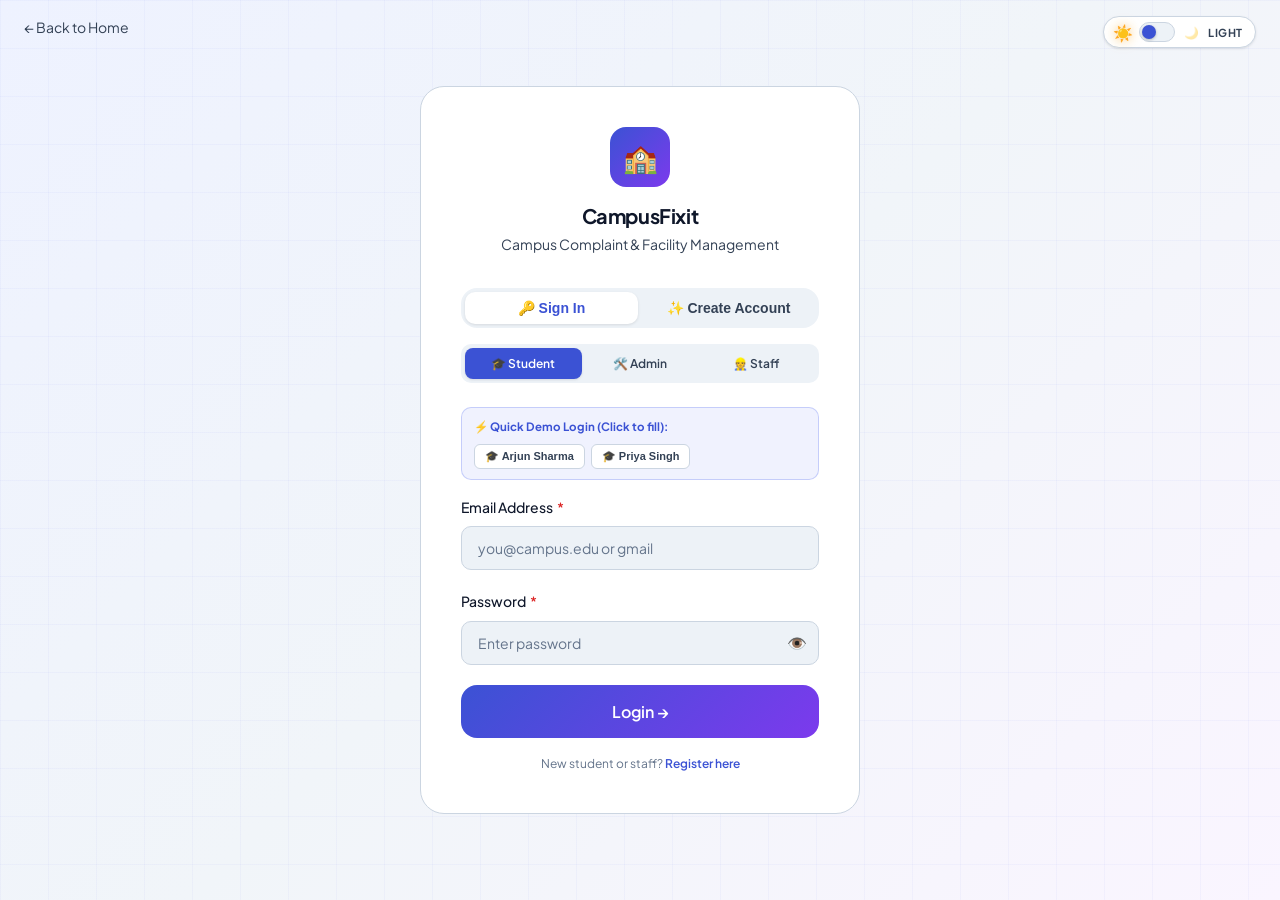
<file: frontend/templates/admin/dashboard.html>
<!DOCTYPE html>
<html lang="en">
<head>
  <meta charset="UTF-8">
  <meta name="viewport" content="width=device-width, initial-scale=1.0">
  <meta name="description" content="Admin Dashboard — CampusFixit">
  <title>Admin Dashboard — CampusFixit</title>
  <link rel="stylesheet" href="../../static/css/style.css">
</head>
<body>

  <!-- ── NAVBAR ──────────────────────────────────────────── -->
  <nav class="navbar">
    <div style="display: flex; align-items: center; gap: var(--space-4);">
      <button class="btn btn-ghost btn-icon" onclick="toggleSidebar()" id="sidebar-toggle">☰</button>
      <a href="../index.html" class="navbar-brand">
        <div class="brand-icon">🏫</div>
        CampusFixit
      </a>
    </div>
    <div class="navbar-nav">
      <span class="badge badge-admin">🛠️ Admin</span>
      <button class="btn btn-secondary btn-sm" onclick="Session.logout()" id="logout-btn">Logout</button>
    </div>
  </nav>

  <div class="app-layout">

    <!-- ── SIDEBAR ───────────────────────────────────────── -->
    <aside class="sidebar" id="main-sidebar">
      <div class="sidebar-section">
        <div class="sidebar-section-label">Management</div>
        <nav class="sidebar-nav">
          <a href="dashboard.html" class="active" id="nav-dashboard">
            <span class="nav-icon">📊</span> Dashboard
          </a>
          <a href="complaints.html" id="nav-complaints">
            <span class="nav-icon">📋</span> All Complaints
          </a>
        </nav>
      </div>
      <div class="sidebar-user">
        <div class="user-avatar" id="sidebar-user-avatar">A</div>
        <div class="user-info">
          <div class="user-name" id="sidebar-user-name">Loading...</div>
          <div class="user-role" id="sidebar-user-role">admin</div>
        </div>
      </div>
    </aside>

    <!-- ── MAIN CONTENT ──────────────────────────────────── -->
    <main class="main-content" id="main-content">

      <div class="page-header">
        <h1 class="page-title">📊 Admin Dashboard</h1>
        <p class="page-subtitle">Overview of all campus complaints and maintenance activity.</p>
      </div>

      <!-- Stats grid -->
      <div class="stats-grid" id="admin-stats">
        <!-- Filled by JS -->
      </div>

      <!-- Urgent complaints alert -->
      <div id="urgent-alert" class="hidden">
        <div class="alert alert-danger" style="margin-bottom: var(--space-6);">
          <span class="alert-icon">🚨</span>
          <div>
            <strong>Urgent complaints need immediate attention!</strong><br>
            <span id="urgent-count-text"></span>
          </div>
          <a href="complaints.html?priority=Urgent" class="btn btn-danger btn-sm" style="margin-left: auto;" id="view-urgent-btn">View Urgent</a>
        </div>
      </div>

      <div style="display: grid; grid-template-columns: 1fr 340px; gap: var(--space-6); align-items: start;">

        <!-- Left: Recent complaints table -->
        <div class="card">
          <div class="card-header">
            <div>
              <h3 class="card-title">Recent Complaints</h3>
              <p class="card-subtitle">Last 5 submitted — click to manage</p>
            </div>
            <a href="complaints.html" class="btn btn-secondary btn-sm" id="view-all-btn">View All →</a>
          </div>
          <div id="recent-table">
            <!-- Filled by JS -->
          </div>
        </div>

        <!-- Right: Quick stats -->
        <div style="display: flex; flex-direction: column; gap: var(--space-4);">

          <!-- Status breakdown -->
          <div class="card">
            <h5 class="card-title" style="margin-bottom: var(--space-4);">📈 Status Breakdown</h5>
            <div id="status-breakdown">
              <!-- Filled by JS -->
            </div>
          </div>

          <!-- Unassigned complaints -->
          <div class="card" id="unassigned-card" style="border-color: rgba(248,81,73,0.3);">
            <h5 class="card-title" style="margin-bottom: var(--space-3); color: var(--color-danger);">⚠️ Needs Attention</h5>
            <div id="unassigned-list">
              <!-- Filled by JS -->
            </div>
          </div>

        </div>
      </div>

    </main>
  </div>

  <div class="toast-container"></div>

  <script src="../../static/js/main.js"></script>
  <script>
    document.addEventListener('DOMContentLoaded', () => {
      const user = Session.getUser();
      if (!user || user.role !== 'admin') {
        window.location.href = '../../login.html';
        return;
      }
      initPage('admin');

      const all = Complaints.getAll();
      const stats = getStats();

      // ── Render stat cards ─────────────────────────────────
      const statCards = [
        { icon: '📋', label: 'Total Complaints',    value: stats.total,      colorClass: 'blue'   },
        { icon: '⏳', label: 'New / Unassigned',    value: stats.unassigned,  colorClass: 'red'    },
        { icon: '🔨', label: 'In Progress',          value: stats.inProgress,  colorClass: 'yellow' },
        { icon: '✅', label: 'Resolved',             value: stats.resolved,    colorClass: 'green'  },
        { icon: '🚨', label: 'Urgent',               value: stats.urgent,      colorClass: 'red'    },
        { icon: '📩', label: 'Submitted Today',      value: all.filter(c => c.submittedAt.startsWith(new Date().toISOString().split('T')[0])).length, colorClass: 'purple' },
      ];

      document.getElementById('admin-stats').innerHTML = statCards.map(s => `
        <div class="stat-card">
          <div class="stat-icon ${s.colorClass}">${s.icon}</div>
          <div class="stat-content">
            <div class="stat-number">${s.value}</div>
            <div class="stat-label">${s.label}</div>
          </div>
        </div>
      `).join('');

      // ── Urgent alert ──────────────────────────────────────
      if (stats.urgent > 0) {
        document.getElementById('urgent-alert').classList.remove('hidden');
        document.getElementById('urgent-count-text').textContent =
          `${stats.urgent} urgent complaint(s) are waiting for attention.`;
      }

      // ── Recent complaints table ───────────────────────────
      const recent = [...all]
        .sort((a, b) => new Date(b.submittedAt) - new Date(a.submittedAt))
        .slice(0, 5);

      document.getElementById('recent-table').innerHTML = `
        <div class="table-wrapper">
          <table>
            <thead>
              <tr>
                <th>ID & Views</th>
                <th>Category</th>
                <th>Student</th>
                <th>Assigned To</th>
                <th>Priority</th>
                <th>Progress</th>
                <th>Action</th>
              </tr>
            </thead>
            <tbody>
              ${recent.map(c => {
                const isCompleted = ['Resolved', 'Closed'].includes(c.status);
                return `
                  <tr class="${isCompleted ? 'card-completed' : ''}">
                    <td>
                      <div style="display: flex; align-items: center; gap: var(--space-2); flex-wrap: wrap;">
                        <span class="complaint-id">${escapeHtml(c.id)}</span>
                        ${Complaints.renderViewDot(c)}
                      </div>
                    </td>
                    <td>${escapeHtml(c.category)}</td>
                    <td style="font-size: var(--font-size-xs);">${escapeHtml(c.studentName)}</td>
                    <td style="font-size: var(--font-size-xs);">
                      ${c.assignedTo ? `<span style="color: var(--color-purple); font-weight: 500;">👷 ${escapeHtml(c.assignedTo)}</span>` : '<span style="color: var(--text-tertiary);">Unassigned</span>'}
                    </td>
                    <td>
                      <div style="display: flex; align-items: center; gap: 4px;">
                        ${renderBadge(c.priority, getPriorityBadgeClass(c.priority))}
                        ${c.isTriggered ? '<span class="badge badge-triggered" style="font-size:10px;">🚨 Triggered</span>' : ''}
                      </div>
                    </td>
                    <td>
                      ${renderProgressChip(c.progressPercent)}
                    </td>
                    <td>
                      <a href="complaints.html?id=${encodeURIComponent(c.id)}"
                         class="btn btn-secondary btn-sm">Manage</a>
                    </td>
                  </tr>
                `;
              }).join('')}
            </tbody>
          </table>
        </div>
        <div style="display: flex; align-items: center; gap: var(--space-4); margin-top: var(--space-4); padding-top: var(--space-3); border-top: 1px solid var(--color-border); flex-wrap: wrap; font-size: var(--font-size-xs); color: var(--text-tertiary);">
          <span><strong>Tracking Dot Legend:</strong></span>
          <span style="display: inline-flex; align-items: center; gap: 4px;"><span class="view-dot view-dot-admin"></span> Admin Viewed</span>
          <span style="display: inline-flex; align-items: center; gap: 4px;"><span class="view-dot view-dot-employee"></span> Staff Viewed</span>
          <span style="display: inline-flex; align-items: center; gap: 4px;"><span class="view-dot view-dot-both pulse"></span> Both Viewed</span>
          <span style="display: inline-flex; align-items: center; gap: 4px;"><span class="view-dot view-dot-none"></span> Unread</span>
        </div>
      `;

      // ── Status breakdown bars ─────────────────────────────
      const statusGroups = [
        { label: 'Submitted',    value: all.filter(c => c.status === 'Submitted').length,    color: 'var(--status-submitted)', pct: 0 },
        { label: 'Under Review', value: all.filter(c => c.status === 'Under Review').length, color: 'var(--status-review)',    pct: 0 },
        { label: 'Assigned',     value: all.filter(c => c.status === 'Assigned').length,     color: 'var(--status-assigned)',  pct: 0 },
        { label: 'In Progress',  value: all.filter(c => c.status === 'In Progress').length,  color: 'var(--status-inprogress)',pct: 0 },
        { label: 'Resolved',     value: all.filter(c => c.status === 'Resolved').length,     color: 'var(--status-resolved)',  pct: 0 },
        { label: 'Closed',       value: all.filter(c => c.status === 'Closed').length,       color: 'var(--color-border)',     pct: 0 },
      ];

      const maxVal = Math.max(...statusGroups.map(s => s.value), 1);
      statusGroups.forEach(s => s.pct = Math.round((s.value / maxVal) * 100));

      document.getElementById('status-breakdown').innerHTML = statusGroups.map(s => `
        <div style="margin-bottom: var(--space-3);">
          <div style="display: flex; justify-content: space-between; font-size: var(--font-size-xs); margin-bottom: var(--space-1);">
            <span style="color: var(--text-secondary);">${escapeHtml(s.label)}</span>
            <span style="color: var(--text-primary); font-weight: 600;">${s.value}</span>
          </div>
          <div class="progress">
            <div class="progress-bar" style="width: ${s.pct}%; background: ${s.color};"></div>
          </div>
        </div>
      `).join('');

      // ── Unassigned complaints ─────────────────────────────
      const unassigned = all.filter(c => !c.assignedTo && c.status === 'Submitted');
      const unassignedContainer = document.getElementById('unassigned-list');

      if (unassigned.length === 0) {
        unassignedContainer.innerHTML = `<p style="font-size: var(--font-size-sm); color: var(--color-success);">✅ All complaints are assigned!</p>`;
      } else {
        unassignedContainer.innerHTML = unassigned.map(c => `
          <div style="
            padding: var(--space-3);
            border-radius: var(--radius-md);
            background: var(--color-surface-2);
            margin-bottom: var(--space-2);
            border-left: 3px solid var(--color-danger);
          ">
            <div style="display: flex; justify-content: space-between; align-items: flex-start;">
              <span class="complaint-id" style="font-size: var(--font-size-xs);">${escapeHtml(c.id)}</span>
              ${renderBadge(c.priority, getPriorityBadgeClass(c.priority))}
            </div>
            <div style="font-size: var(--font-size-xs); color: var(--text-secondary); margin-top: var(--space-1);">${escapeHtml(c.category)}</div>
            <a href="complaints.html?id=${encodeURIComponent(c.id)}"
               class="btn btn-danger btn-sm" style="margin-top: var(--space-2);">Assign Now</a>
          </div>
        `).join('');
      }
    });
  </script>
</body>
</html>
</file>
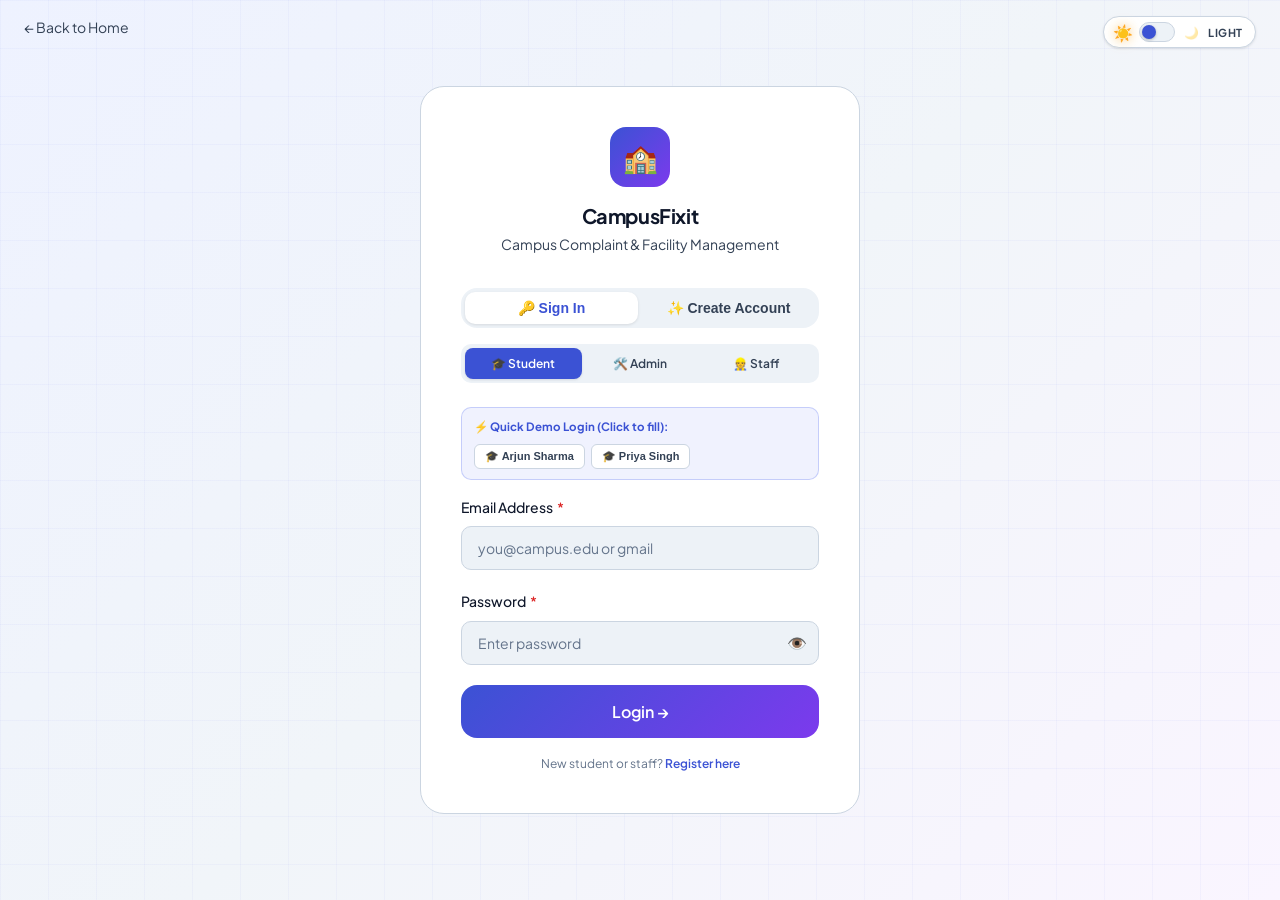
<file: frontend/templates/employee/dashboard.html>
<!DOCTYPE html>
<html lang="en">
<head>
  <meta charset="UTF-8">
  <meta name="viewport" content="width=device-width, initial-scale=1.0">
  <meta name="description" content="Employee Dashboard — CampusFixit">
  <title>Employee Dashboard — CampusFixit</title>
  <link rel="stylesheet" href="../../static/css/style.css">
</head>
<body>

  <!-- ── NAVBAR ──────────────────────────────────────────── -->
  <nav class="navbar">
    <div style="display: flex; align-items: center; gap: var(--space-4);">
      <button class="btn btn-ghost btn-icon" onclick="toggleSidebar()" id="sidebar-toggle">☰</button>
      <a href="../index.html" class="navbar-brand">
        <div class="brand-icon">🏫</div>
        CampusFixit
      </a>
    </div>
    <div class="navbar-nav">
      <span class="badge badge-employee">👷 Staff</span>
      <button class="btn btn-secondary btn-sm" onclick="Session.logout()" id="logout-btn">Logout</button>
    </div>
  </nav>

  <div class="app-layout">

    <!-- ── SIDEBAR ───────────────────────────────────────── -->
    <aside class="sidebar" id="main-sidebar">
      <div class="sidebar-section">
        <div class="sidebar-section-label">My Work</div>
        <nav class="sidebar-nav">
          <a href="dashboard.html" class="active" id="nav-dashboard">
            <span class="nav-icon">📊</span> My Tasks
          </a>
        </nav>
      </div>
      <div class="sidebar-user">
        <div class="user-avatar" id="sidebar-user-avatar">R</div>
        <div class="user-info">
          <div class="user-name" id="sidebar-user-name">Loading...</div>
          <div class="user-role" id="sidebar-user-role">employee</div>
        </div>
      </div>
    </aside>

    <!-- ── MAIN CONTENT ──────────────────────────────────── -->
    <main class="main-content" id="main-content">

      <!-- List view -->
      <div id="list-view">
        <div class="page-header">
          <h1 class="page-title">🔧 Maintenance & Operations</h1>
          <p class="page-subtitle">Inspect newly raised complaints, track your assigned tasks, and update live work progress.</p>
        </div>

        <!-- Stats -->
        <div class="stats-grid" id="employee-stats" style="grid-template-columns: repeat(auto-fit, minmax(160px, 1fr));">
          <!-- Filled by JS -->
        </div>

        <!-- Nav Tabs for Employee -->
        <div class="nav-tabs-pills" id="employee-tabs">
          <button class="nav-tab-pill active" onclick="switchTab('all')" id="tab-all">
            📋 All Campus Complaints <span class="pill-badge" id="badge-all">0</span>
          </button>
          <button class="nav-tab-pill" onclick="switchTab('my')" id="tab-my">
            ⚡ My Assigned Tasks <span class="pill-badge" id="badge-my">0</span>
          </button>
          <button class="nav-tab-pill" onclick="switchTab('resolved')" id="tab-resolved">
            ✅ Completed History <span class="pill-badge" id="badge-resolved">0</span>
          </button>
        </div>

        <!-- Filter -->
        <div class="filters-bar">
          <div class="search-input">
            <span class="search-icon">🔍</span>
            <input type="text" id="search-input" placeholder="Search by ID, category, location..." oninput="filterTasks()">
          </div>
          <div class="filter-group">
            <span class="filter-label">Status:</span>
            <select id="filter-status" class="form-control" style="width: auto;" onchange="filterTasks()">
              <option value="">All</option>
              <option value="Submitted">Submitted (New)</option>
              <option value="Assigned">Assigned</option>
              <option value="In Progress">In Progress</option>
              <option value="Resolved">Resolved</option>
            </select>
          </div>
          <div class="filter-group">
            <span class="filter-label">Priority:</span>
            <select id="filter-priority" class="form-control" style="width: auto;" onchange="filterTasks()">
              <option value="">All</option>
              <option value="Urgent">🚨 Urgent</option>
              <option value="High">High</option>
              <option value="Medium">Medium</option>
              <option value="Low">Low</option>
            </select>
          </div>
        </div>

        <!-- Dot status legend -->
        <div style="display: flex; align-items: center; gap: var(--space-4); margin-bottom: var(--space-4); flex-wrap: wrap; font-size: var(--font-size-xs); color: var(--text-tertiary);">
          <span><strong>Tracking Dot Status:</strong></span>
          <span style="display: inline-flex; align-items: center; gap: 4px;"><span class="view-dot view-dot-admin"></span> Admin Viewed</span>
          <span style="display: inline-flex; align-items: center; gap: 4px;"><span class="view-dot view-dot-employee"></span> Staff Viewed</span>
          <span style="display: inline-flex; align-items: center; gap: 4px;"><span class="view-dot view-dot-both pulse"></span> Both Viewed</span>
          <span style="display: inline-flex; align-items: center; gap: 4px;"><span class="view-dot view-dot-none"></span> Unread</span>
        </div>

        <div id="tasks-container">
          <!-- Filled by JS -->
        </div>
      </div>

      <!-- Detail view -->
      <div id="detail-view" class="hidden">
        <!-- Filled by JS -->
      </div>

    </main>
  </div>

  <!-- Update Status & Progress Modal -->
  <div class="modal-overlay" id="update-modal">
    <div class="modal">
      <div class="modal-header">
        <h4 class="modal-title">🔄 Update Work Progress</h4>
        <button class="btn btn-ghost btn-icon" onclick="closeModal('update-modal')" id="close-update-btn">✕</button>
      </div>
      <div class="modal-body">
        <p style="color: var(--text-secondary); margin-bottom: var(--space-4);">
          Update progress on complaint <strong id="update-complaint-id"></strong>. Both student and admin can track this live!
        </p>
        <div class="form-group">
          <label class="form-label" for="update-progress-val">Work Progress Percentage <span class="required">*</span></label>
          <select id="update-progress-val" class="form-control" onchange="handleProgressSelectChange()">
            <option value="25">🔧 25% — Work Started (Inspection & Tools Arranged)</option>
            <option value="50" selected>⚡ 50% — Half Work Done (Repair in Active Progress)</option>
            <option value="75">🔨 75% — Near Completion (Assembly & Testing)</option>
            <option value="100">✅ 100% — Fully Resolved & Problem Fixed</option>
          </select>
        </div>
        <div class="form-group">
          <label class="form-label" for="update-note">Technician Note / What You Did <span class="required">*</span></label>
          <textarea id="update-note" class="form-control" rows="3"
            placeholder="e.g., 'Replaced fan capacitor and checked wiring; half work done. Will finish final tightening shortly.'"></textarea>
          <span class="form-error" id="note-error">Please add a brief update note.</span>
        </div>
      </div>
      <div class="modal-footer">
        <button class="btn btn-secondary" onclick="closeModal('update-modal')" id="cancel-update-btn">Cancel</button>
        <button class="btn btn-primary" onclick="confirmUpdate()" id="confirm-update-btn">💾 Save & Broadcast Progress</button>
      </div>
    </div>
  </div>

  <div class="toast-container"></div>

  <script src="../../static/js/main.js"></script>
  <script>
    let currentUser  = null;
    let allComplaints = [];
    let currentTab = 'all';
    let selectedComplaintId = null;

    document.addEventListener('DOMContentLoaded', () => {
      currentUser = Session.getUser();
      if (!currentUser || currentUser.role !== 'employee') {
        window.location.href = '../../login.html';
        return;
      }
      initPage('employee');
      loadTasks();

      // Check URL for complaint ID
      const params = new URLSearchParams(window.location.search);
      const targetId = params.get('id');
      if (targetId) {
        const c = Complaints.getById(targetId);
        if (c) showDetail(c);
      }
    });

    function switchTab(tab) {
      currentTab = tab;
      document.querySelectorAll('.nav-tab-pill').forEach(btn => {
        btn.classList.toggle('active', btn.id === `tab-${tab}`);
      });
      filterTasks();
    }

    function loadTasks() {
      allComplaints = Complaints.getAll()
        .sort((a, b) => {
          // Sort: Triggered/Urgent first, then by date
          const order = { Urgent: 0, High: 1, Medium: 2, Low: 3 };
          const aU = a.isTriggered || a.priority === 'Urgent';
          const bU = b.isTriggered || b.priority === 'Urgent';
          if (aU && !bU) return -1;
          if (!aU && bU) return 1;
          const priDiff = (order[a.priority] ?? 9) - (order[b.priority] ?? 9);
          if (priDiff !== 0) return priDiff;
          return new Date(b.submittedAt) - new Date(a.submittedAt);
        });

      const myTasks = allComplaints.filter(c => c.assignedTo === currentUser.name);
      const myResolved = myTasks.filter(c => ['Resolved', 'Closed'].includes(c.status));

      // Stats
      document.getElementById('employee-stats').innerHTML = [
        { icon: '📋', label: 'All Campus Complaints', value: allComplaints.length, colorClass: 'blue' },
        { icon: '⚡', label: 'Assigned to Me',       value: myTasks.length, colorClass: 'yellow' },
        { icon: '🔨', label: 'In Progress (Active)',  value: myTasks.filter(c => c.status === 'In Progress').length, colorClass: 'orange' },
        { icon: '✅', label: 'Resolved by Me',        value: myResolved.length, colorClass: 'green' },
      ].map(s => `
        <div class="stat-card">
          <div class="stat-icon ${s.colorClass}">${s.icon}</div>
          <div class="stat-content">
            <div class="stat-number">${s.value}</div>
            <div class="stat-label">${s.label}</div>
          </div>
        </div>
      `).join('');

      // Update tab badges
      document.getElementById('badge-all').textContent = allComplaints.length;
      document.getElementById('badge-my').textContent = myTasks.length;
      document.getElementById('badge-resolved').textContent = myResolved.length;

      filterTasks();
    }

    function renderTasks(complaints) {
      const container = document.getElementById('tasks-container');

      if (complaints.length === 0) {
        container.innerHTML = `
          <div class="empty-state">
            <div class="empty-state-icon">🎉</div>
            <div class="empty-state-title">No complaints in this view</div>
            <div class="empty-state-text">All tasks are up to date or try adjusting your search filters.</div>
          </div>
        `;
        return;
      }

      container.innerHTML = complaints.map(c => {
        const isUrgent    = c.priority === 'Urgent' || c.isTriggered;
        const isResolved  = ['Resolved', 'Closed'].includes(c.status);
        const percent     = c.progressPercent || 0;
        const isAssignedToMe = c.assignedTo === currentUser.name;

        return `
          <div class="card ${isResolved ? 'card-completed' : ''}" style="
            margin-bottom: var(--space-4);
            ${isUrgent && !isResolved ? 'border-color: rgba(248,81,73,0.5); box-shadow: 0 0 20px rgba(248,81,73,0.12);' : ''}
          ">
            <div style="display: flex; align-items: flex-start; justify-content: space-between; gap: var(--space-4); flex-wrap: wrap;">
              <div style="flex: 1; min-width: 0;">
                <div style="display: flex; align-items: center; gap: var(--space-3); flex-wrap: wrap; margin-bottom: var(--space-2);">
                  <span class="complaint-id">${escapeHtml(c.id)}</span>
                  ${Complaints.renderViewDot(c)}
                  ${renderBadge(c.status, getStatusBadgeClass(c.status))}
                  ${renderBadge(c.priority, getPriorityBadgeClass(c.priority))}
                  ${c.isTriggered ? '<span class="badge badge-triggered" style="font-size: 11px;">🚨 Triggered Problem</span>' : ''}
                  ${isAssignedToMe ? '<span class="badge badge-assigned-by-admin" style="font-size: 11px;">👑 Assigned to You</span>' : ''}
                </div>

                <div style="font-weight: 600; font-size: var(--font-size-base); margin-bottom: var(--space-1); color: var(--text-primary);">
                  ${escapeHtml(c.category)}
                </div>
                <div style="font-size: var(--font-size-sm); color: var(--text-secondary); margin-bottom: var(--space-2);">
                  📍 ${escapeHtml(c.location)} • <span style="color: var(--text-tertiary);">Reported by ${escapeHtml(c.studentName)}</span>
                </div>
                <div style="font-size: var(--font-size-sm); color: var(--text-tertiary); margin-bottom: var(--space-3);">
                  ${escapeHtml(truncate(c.description, 130))}
                </div>

                ${c.assignedBy ? `
                  <div style="font-size: var(--font-size-xs); color: #d2a8ff; margin-bottom: var(--space-2);">
                    👑 Admin <strong>${escapeHtml(c.assignedBy)}</strong> assigned this to <strong>${escapeHtml(c.assignedTo)}</strong>
                  </div>
                ` : (!c.assignedTo ? `
                  <div style="font-size: var(--font-size-xs); color: #58a6ff; margin-bottom: var(--space-2);">
                    📢 Open Complaint — Available for maintenance pickup
                  </div>
                ` : '')}

                <div style="display: flex; align-items: center; gap: var(--space-3); margin-top: var(--space-2);">
                  ${renderProgressChip(percent)}
                  <div style="flex: 1; max-width: 220px;">
                    ${renderProgressBar(percent)}
                  </div>
                </div>
              </div>

              <div style="display: flex; flex-direction: column; gap: var(--space-2); flex-shrink: 0; min-width: 130px;">
                <button class="btn btn-secondary btn-sm"
                  onclick="showDetail(Complaints.getById('${c.id}'))"
                  id="view-task-btn-${c.id.replace(/[^a-zA-Z0-9]/g, '-')}">
                  👁 Inspect & Track
                </button>

                ${!isResolved ? `
                  <button class="btn btn-primary btn-sm"
                    onclick="openUpdate('${c.id}')"
                    id="update-task-btn-${c.id.replace(/[^a-zA-Z0-9]/g, '-')}">
                    🔄 Update Work
                  </button>
                ` : '<div style="color: #10b981; font-size: var(--font-size-xs); font-weight: 600; text-align: right;">✅ Completed</div>'}

                ${!c.assignedTo ? `
                  <button class="btn btn-sm" style="background: rgba(47,129,247,0.2); color: #58a6ff; border: 1px solid rgba(47,129,247,0.4); font-weight: 600;"
                    onclick="acceptTask('${c.id}')"
                    id="accept-task-btn-${c.id.replace(/[^a-zA-Z0-9]/g, '-')}">
                    ✋ Accept & Work
                  </button>
                ` : (c.status === 'Assigned' && isAssignedToMe ? `
                  <button class="btn btn-sm" style="background: var(--color-warning); color: #000; border: none; font-weight: 600;"
                    onclick="startWork('${c.id}')"
                    id="start-work-btn-${c.id.replace(/[^a-zA-Z0-9]/g, '-')}">
                    🔨 Start Work
                  </button>
                ` : '')}
              </div>
            </div>

            <div style="margin-top: var(--space-3); display: flex; gap: var(--space-6); font-size: var(--font-size-xs); color: var(--text-tertiary); border-top: 1px solid rgba(255,255,255,0.05); padding-top: var(--space-2);">
              <span>📅 Submitted: ${escapeHtml(c.submittedAt)}</span>
              <span>🔄 Updated: ${escapeHtml(c.updatedAt)}</span>
              ${c.completedAt ? `<span style="color: #10b981;">✅ Completed: ${escapeHtml(c.completedAt)}</span>` : ''}
            </div>
          </div>
        `;
      }).join('');
    }

    /** Show complaint detail and mark as viewed by Employee */
    function showDetail(complaint) {
      if (!complaint) return;

      // Mark viewed by Employee
      Complaints.markViewed(complaint.id, 'employee', currentUser.name);

      document.getElementById('list-view').classList.add('hidden');
      const dv = document.getElementById('detail-view');
      dv.classList.remove('hidden');

      const isResolved = ['Resolved', 'Closed'].includes(complaint.status);
      const percent = complaint.progressPercent || 0;

      dv.innerHTML = `
        <nav class="breadcrumb">
          <a href="#" onclick="showList(); return false;">Maintenance Tasks</a>
          <span class="sep">›</span>
          <span class="current">${escapeHtml(complaint.id)}</span>
        </nav>

        <div class="page-header">
          <div style="display: flex; align-items: center; gap: var(--space-4); flex-wrap: wrap;">
            <h1 class="page-title" style="margin: 0;">Complaint Inspection & Work</h1>
            ${Complaints.renderViewDot(complaint)}
            ${renderBadge(complaint.status, getStatusBadgeClass(complaint.status))}
            ${renderBadge(complaint.priority, getPriorityBadgeClass(complaint.priority))}
            ${complaint.isTriggered ? '<span class="badge badge-triggered">🚨 Triggered Problem</span>' : ''}
          </div>
        </div>

        <div class="detail-grid">
          <div>
            <div class="card card-lg ${isResolved ? 'card-completed' : ''}" style="margin-bottom: var(--space-6);">
              <div class="card-header">
                <span class="complaint-id" style="font-size: var(--font-size-base);">${escapeHtml(complaint.id)}</span>
                ${!isResolved ? `
                  <div style="display: flex; gap: var(--space-2);">
                    ${!complaint.assignedTo ? `
                      <button class="btn btn-secondary btn-sm" onclick="acceptTask('${complaint.id}')">✋ Accept Job</button>
                    ` : (complaint.status === 'Assigned' ? `
                      <button class="btn btn-sm" style="background: var(--color-warning); color: #000; border: none; font-weight: 600;"
                        onclick="startWork('${complaint.id}')" id="detail-start-btn">🔨 Start Work</button>
                    ` : '')}
                    <button class="btn btn-primary btn-sm"
                      onclick="openUpdate('${complaint.id}')" id="detail-update-btn">🔄 Update Work Status</button>
                  </div>
                ` : '<span style="color: #10b981; font-weight: 600;">✅ Work Completed</span>'}
              </div>

              <!-- Live Work Progress Box -->
              <div style="background: var(--color-surface-2); border-radius: var(--radius-md); padding: var(--space-4); margin-bottom: var(--space-5); border: 1px solid var(--color-border);">
                <div style="display: flex; justify-content: space-between; align-items: center; margin-bottom: var(--space-2);">
                  <div class="meta-label" style="margin:0;">Current Progress Percentage</div>
                  <div style="font-weight: 700; color: #10b981;">${percent}% Finished</div>
                </div>
                ${renderProgressBar(percent)}
              </div>

              <div class="detail-meta">
                <div class="meta-item">
                  <div class="meta-label">Category</div>
                  <div class="meta-value">${escapeHtml(complaint.category)}</div>
                </div>
                <div class="meta-item">
                  <div class="meta-label">Reported By</div>
                  <div class="meta-value">${escapeHtml(complaint.studentName)}</div>
                </div>
                <div class="meta-item">
                  <div class="meta-label">Location</div>
                  <div class="meta-value">${escapeHtml(complaint.location)}</div>
                </div>
                <div class="meta-item">
                  <div class="meta-label">Assigned Staff</div>
                  <div class="meta-value">${escapeHtml(complaint.assignedTo || 'Unassigned (Open pool)')}</div>
                </div>
                <div class="meta-item">
                  <div class="meta-label">Admin Assignment</div>
                  <div class="meta-value">${escapeHtml(complaint.assignedBy ? `By Admin ${complaint.assignedBy}` : 'None')}</div>
                </div>
                <div class="meta-item">
                  <div class="meta-label">Who Viewed</div>
                  <div class="meta-value">${Complaints.renderViewDot(complaint)}</div>
                </div>
              </div>

              <div style="background: var(--color-surface-2); border-radius: var(--radius-md); padding: var(--space-4);">
                <div class="meta-label" style="margin-bottom: var(--space-2);">Problem Description</div>
                <p style="margin: 0; font-size: var(--font-size-sm); line-height: 1.7;">${escapeHtml(complaint.description)}</p>
              </div>
            </div>
          </div>

          <!-- Timeline -->
          <div>
            <div class="card">
              <div class="card-header">
                <h5 class="card-title">📅 Live Maintenance History</h5>
              </div>
              <div class="timeline">
                ${complaint.updates.map((u, i) => `
                  <div class="timeline-item ${i < complaint.updates.length - 1 ? 'completed' : 'active'}">
                    <div class="timeline-dot"></div>
                    <div class="timeline-title">${escapeHtml(u.status)} ${u.progress !== undefined ? `(${u.progress}%)` : ''}</div>
                    <div class="timeline-meta">${escapeHtml(u.date)} · ${escapeHtml(u.by)}</div>
                    <div class="timeline-body">${escapeHtml(u.note)}</div>
                  </div>
                `).join('')}
              </div>
            </div>
          </div>
        </div>
      `;
    }

    function showList() {
      document.getElementById('detail-view').classList.add('hidden');
      document.getElementById('list-view').classList.remove('hidden');
      loadTasks();
    }

    /** Quick-start work on a complaint */
    function startWork(id) {
      Complaints.updateProgress(id, 25, 'Staff arrived on site and started work.', currentUser.name);
      showToast('Work started! Progress set to 25% 🔨', 'success');
      const updated = Complaints.getById(id);
      if (document.getElementById('detail-view').classList.contains('hidden')) {
        loadTasks();
      } else {
        showDetail(updated);
      }
    }

    /** Accept an open complaint */
    function acceptTask(id) {
      const c = Complaints.getById(id);
      if (!c) return;
      c.assignedTo = currentUser.name;
      c.status = 'Assigned';
      c.updates.push({
        date: formatDateTime(new Date()),
        status: 'Assigned',
        note: `Accepted by maintenance staff ${currentUser.name}.`,
        by: currentUser.name
      });
      Complaints.save(Complaints.getAll().map(item => item.id === id ? c : item));
      showToast(`Complaint ${id} accepted by you! 👷`, 'success');
      showDetail(c);
    }

    /** Open the update status & progress modal */
    function openUpdate(complaintId) {
      selectedComplaintId = complaintId;
      const c = Complaints.getById(complaintId);
      document.getElementById('update-complaint-id').textContent = complaintId;
      document.getElementById('update-note').value = '';
      document.getElementById('note-error').style.display = 'none';
      document.getElementById('update-note').classList.remove('is-invalid');

      if (c && c.progressPercent) {
        document.getElementById('update-progress-val').value = String(c.progressPercent >= 100 ? 100 : (c.progressPercent >= 75 ? 75 : (c.progressPercent >= 50 ? 50 : 25)));
      } else {
        document.getElementById('update-progress-val').value = '50';
      }

      handleProgressSelectChange();
      openModal('update-modal');
    }

    function handleProgressSelectChange() {
      const val = document.getElementById('update-progress-val').value;
      const noteInput = document.getElementById('update-note');
      if (val === '50' && !noteInput.value) {
        noteInput.placeholder = "e.g., 'Half work done (50%): disassembled faulty part, fixing connection now.'";
      } else if (val === '100' && !noteInput.value) {
        noteInput.placeholder = "e.g., 'Work completed (100%): Issue fully repaired and tested.'";
      }
    }

    /** Confirm status & progress update */
    function confirmUpdate() {
      const progressVal = parseInt(document.getElementById('update-progress-val').value, 10);
      const note        = document.getElementById('update-note').value.trim();

      if (!note) {
        document.getElementById('update-note').classList.add('is-invalid');
        document.getElementById('note-error').style.display = 'block';
        return;
      }

      Complaints.updateProgress(selectedComplaintId, progressVal, note, currentUser.name);
      closeModal('update-modal');
      showToast(`Work progress updated to ${progressVal}% ✅`, 'success');

      const updated = Complaints.getById(selectedComplaintId);
      if (!document.getElementById('detail-view').classList.contains('hidden')) {
        showDetail(updated);
      } else {
        loadTasks();
      }
    }

    function filterTasks() {
      const search   = document.getElementById('search-input')?.value.toLowerCase() || '';
      const status   = document.getElementById('filter-status').value;
      const priority = document.getElementById('filter-priority').value;

      let filtered = allComplaints.filter(c => {
        if (currentTab === 'my' && c.assignedTo !== currentUser.name) return false;
        if (currentTab === 'resolved' && (c.assignedTo !== currentUser.name || !['Resolved', 'Closed'].includes(c.status))) return false;

        const matchSearch = !search ||
          c.id.toLowerCase().includes(search) ||
          c.category.toLowerCase().includes(search) ||
          c.location.toLowerCase().includes(search) ||
          c.description.toLowerCase().includes(search);

        const matchStatus   = !status   || c.status   === status;
        const matchPriority = !priority || c.priority === priority;
        return matchSearch && matchStatus && matchPriority;
      });

      renderTasks(filtered);
    }
  </script>
</body>
</html>
</file>
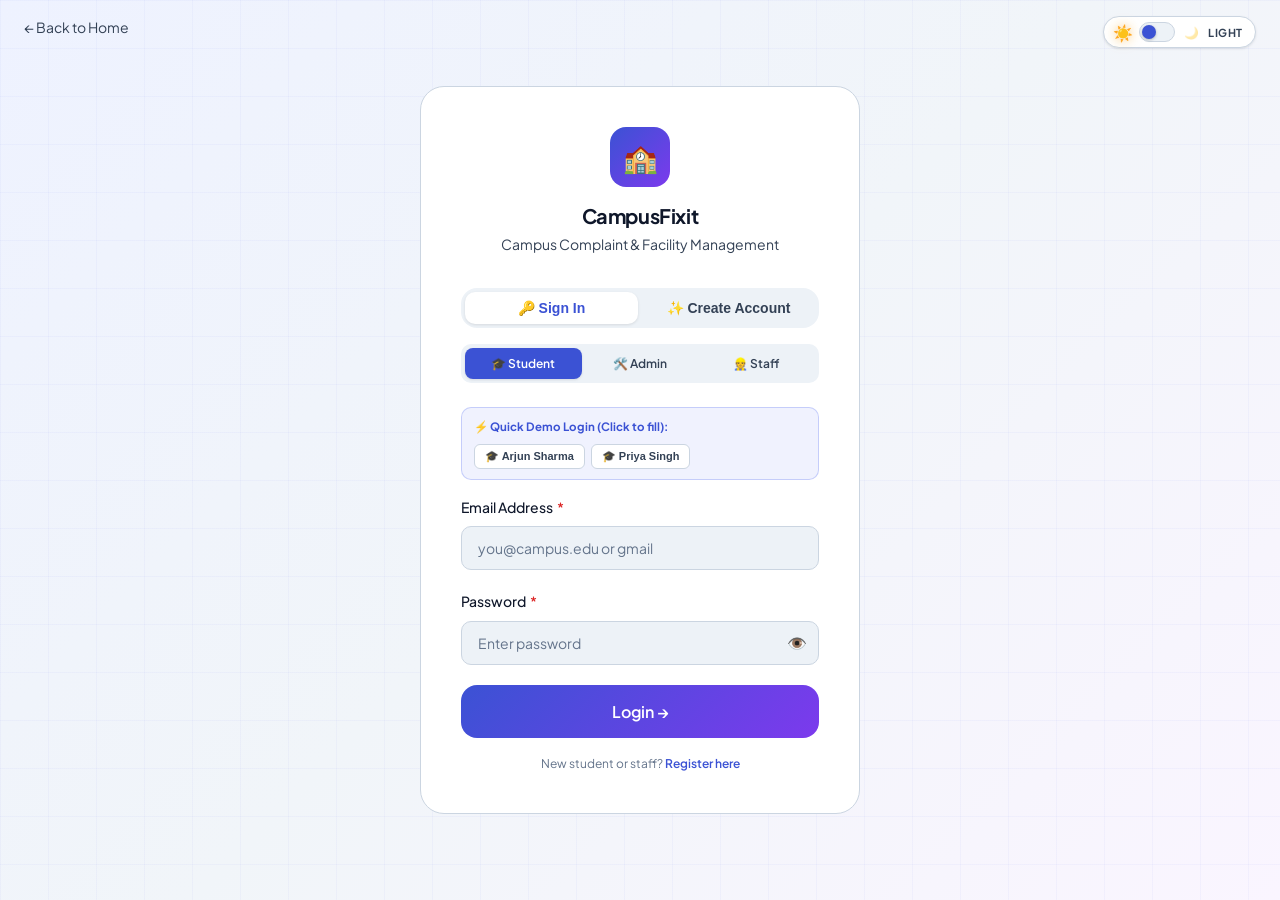
<file: frontend/templates/student/dashboard.html>
<!DOCTYPE html>
<html lang="en">
<head>
  <meta charset="UTF-8">
  <meta name="viewport" content="width=device-width, initial-scale=1.0">
  <meta name="description" content="Student Dashboard — CampusFixit">
  <title>Student Dashboard — CampusFixit</title>
  <link rel="stylesheet" href="../../static/css/style.css">
</head>
<body>

  <!-- ── NAVBAR ──────────────────────────────────────────── -->
  <nav class="navbar">
    <div style="display: flex; align-items: center; gap: var(--space-4);">
      <!-- Hamburger menu for mobile -->
      <button class="btn btn-ghost btn-icon" onclick="toggleSidebar()" id="sidebar-toggle" title="Toggle sidebar">
        ☰
      </button>
      <a href="../index.html" class="navbar-brand">
        <div class="brand-icon">🏫</div>
        CampusFixit
      </a>
    </div>
    <div class="navbar-nav" style="align-items: center; gap: var(--space-3);">
      <span class="badge badge-student">🎓 Student</span>
      <button class="btn btn-secondary btn-sm" onclick="Session.logout()" id="logout-btn">Logout</button>
    </div>
  </nav>

  <div class="app-layout">

    <!-- ── SIDEBAR ───────────────────────────────────────── -->
    <aside class="sidebar" id="main-sidebar">

      <div class="sidebar-section">
        <div class="sidebar-section-label">Main</div>
        <nav class="sidebar-nav">
          <a href="dashboard.html" class="active" id="nav-dashboard">
            <span class="nav-icon">📊</span> Dashboard
          </a>
          <a href="submit.html" id="nav-submit">
            <span class="nav-icon">➕</span> New Complaint
          </a>
          <a href="history.html" id="nav-history">
            <span class="nav-icon">📋</span> My Complaints
          </a>
        </nav>
      </div>

      <!-- User info at bottom -->
      <div class="sidebar-user">
        <div class="user-avatar" id="sidebar-user-avatar">A</div>
        <div class="user-info">
          <div class="user-name" id="sidebar-user-name">Loading...</div>
          <div class="user-role" id="sidebar-user-role">student</div>
        </div>
      </div>

    </aside>

    <!-- ── MAIN CONTENT ──────────────────────────────────── -->
    <main class="main-content" id="main-content">

      <!-- Page Header -->
      <div class="page-header">
        <h1 class="page-title">👋 Welcome back, <span id="welcome-name">Student</span>!</h1>
        <p class="page-subtitle">Here's an overview of your complaints and their current status.</p>
      </div>

      <!-- Stats row -->
      <div class="stats-grid" id="student-stats">
        <!-- Filled dynamically by JavaScript -->
      </div>

      <!-- Quick action -->
      <div class="card" style="margin-bottom: var(--space-6); background: linear-gradient(135deg, rgba(47,129,247,0.08), rgba(188,140,255,0.08)); border-color: rgba(47,129,247,0.3);">
        <div style="display: flex; align-items: center; justify-content: space-between; flex-wrap: wrap; gap: var(--space-4);">
          <div>
            <h4 style="margin-bottom: var(--space-2);">🔧 Have a campus issue?</h4>
            <p style="margin: 0; font-size: var(--font-size-sm);">Submit a complaint and track it in real-time.</p>
          </div>
          <a href="submit.html" class="btn btn-gradient" id="quick-submit-btn">
            ➕ Submit New Complaint
          </a>
        </div>
      </div>

      <!-- Recent Complaints Table -->
      <div class="card">
        <div class="card-header">
          <div>
            <h3 class="card-title">Recent Complaints</h3>
            <p class="card-subtitle">Your last 5 submitted complaints</p>
          </div>
          <a href="history.html" class="btn btn-secondary btn-sm" id="view-all-btn">View All →</a>
        </div>

        <div id="recent-complaints-container">
          <!-- Filled by JavaScript -->
        </div>
      </div>

    </main>
  </div>

  <div class="toast-container"></div>

  <script src="../../static/js/main.js"></script>
  <script>
    document.addEventListener('DOMContentLoaded', () => {
      // Guard: only students can access this page
      const user = Session.getUser();
      if (!user || user.role !== 'student') {
        window.location.href = '../../login.html';
        return;
      }

      // Set up page with user info
      initPage('student');
      document.getElementById('welcome-name').textContent = user.name.split(' ')[0];

      // Load and display student's complaints
      const myComplaints = Complaints.getByStudent(user.id);

      // ── Render stats ─────────────────────────────────────
      const stats = [
        {
          icon: '📋', label: 'Total Complaints',
          value: myComplaints.length, colorClass: 'blue'
        },
        {
          icon: '⏳', label: 'Pending',
          value: myComplaints.filter(c => ['Submitted','Under Review','Assigned'].includes(c.status)).length,
          colorClass: 'yellow'
        },
        {
          icon: '🔨', label: 'In Progress',
          value: myComplaints.filter(c => c.status === 'In Progress').length,
          colorClass: 'orange'
        },
        {
          icon: '✅', label: 'Resolved',
          value: myComplaints.filter(c => ['Resolved','Closed'].includes(c.status)).length,
          colorClass: 'green'
        },
      ];

      document.getElementById('student-stats').innerHTML = stats.map(s => `
        <div class="stat-card">
          <div class="stat-icon ${s.colorClass}">${s.icon}</div>
          <div class="stat-content">
            <div class="stat-number">${s.value}</div>
            <div class="stat-label">${s.label}</div>
          </div>
        </div>
      `).join('');

      // ── Render recent complaints ──────────────────────────
      const container = document.getElementById('recent-complaints-container');

      if (myComplaints.length === 0) {
        container.innerHTML = `
          <div class="empty-state">
            <div class="empty-state-icon">📭</div>
            <div class="empty-state-title">No complaints yet</div>
            <div class="empty-state-text">You haven't submitted any complaints yet.</div>
            <a href="submit.html" class="btn btn-primary">Submit Your First Complaint</a>
          </div>
        `;
        return;
      }

      // Show the 5 most recent complaints
      const recent = [...myComplaints]
        .sort((a, b) => new Date(b.submittedAt) - new Date(a.submittedAt))
        .slice(0, 5);

      container.innerHTML = `
        <div class="table-wrapper">
          <table>
            <thead>
              <tr>
                <th>Complaint ID & Views</th>
                <th>Category</th>
                <th>Location</th>
                <th>Assigned To</th>
                <th>Priority</th>
                <th>Work Progress</th>
                <th>Submitted</th>
                <th>Action</th>
              </tr>
            </thead>
            <tbody>
              ${recent.map(c => {
                const isCompleted = c.status === 'Resolved' || c.status === 'Closed';
                return `
                  <tr class="${isCompleted ? 'card-completed' : ''}">
                    <td>
                      <div style="display: flex; align-items: center; gap: var(--space-2); flex-wrap: wrap;">
                        <span class="complaint-id">${escapeHtml(c.id)}</span>
                        ${Complaints.renderViewDot(c)}
                      </div>
                    </td>
                    <td>
                      <div style="font-weight: 500;">${escapeHtml(c.category)}</div>
                    </td>
                    <td>${escapeHtml(truncate(c.location, 26))}</td>
                    <td>
                      ${c.assignedTo ? `
                        <div style="font-size: var(--font-size-xs); font-weight: 500; color: var(--color-purple);">
                          👷 ${escapeHtml(c.assignedTo)}
                          ${c.assignedBy ? `<div style="font-size: 10px; color: var(--text-tertiary);">Assigned by ${escapeHtml(c.assignedBy)}</div>` : ''}
                        </div>
                      ` : `
                        <span style="font-size: var(--font-size-xs); color: var(--text-tertiary);">Visible to all staff</span>
                      `}
                    </td>
                    <td>
                      <div style="display: flex; align-items: center; gap: 4px; flex-wrap: wrap;">
                        ${renderBadge(c.priority, getPriorityBadgeClass(c.priority))}
                        ${c.isTriggered ? '<span class="badge badge-triggered" style="font-size: 10px;">🚨 Triggered</span>' : ''}
                      </div>
                    </td>
                    <td style="min-width: 140px;">
                      <div style="margin-bottom: 4px;">
                        ${renderBadge(c.status, getStatusBadgeClass(c.status))}
                        ${renderProgressChip(c.progressPercent)}
                      </div>
                      ${renderProgressBar(c.progressPercent)}
                    </td>
                    <td style="font-size: var(--font-size-xs); color: var(--text-secondary);">${escapeHtml(c.submittedAt)}</td>
                    <td>
                      <a href="history.html?id=${encodeURIComponent(c.id)}"
                         class="btn btn-secondary btn-sm">Track</a>
                    </td>
                  </tr>
                `;
              }).join('')}
            </tbody>
          </table>
        </div>
        <div style="display: flex; align-items: center; gap: var(--space-4); margin-top: var(--space-4); padding-top: var(--space-3); border-top: 1px solid var(--color-border); flex-wrap: wrap; font-size: var(--font-size-xs); color: var(--text-tertiary);">
          <span><strong>Tracking Dot Legend:</strong></span>
          <span style="display: inline-flex; align-items: center; gap: 4px;"><span class="view-dot view-dot-admin"></span> Admin Viewed</span>
          <span style="display: inline-flex; align-items: center; gap: 4px;"><span class="view-dot view-dot-employee"></span> Staff Viewed</span>
          <span style="display: inline-flex; align-items: center; gap: 4px;"><span class="view-dot view-dot-both pulse"></span> Both Viewed</span>
          <span style="display: inline-flex; align-items: center; gap: 4px;"><span class="view-dot view-dot-none"></span> Not Viewed Yet</span>
        </div>
      `;
    });
  </script>
</body>
</html>
</file>
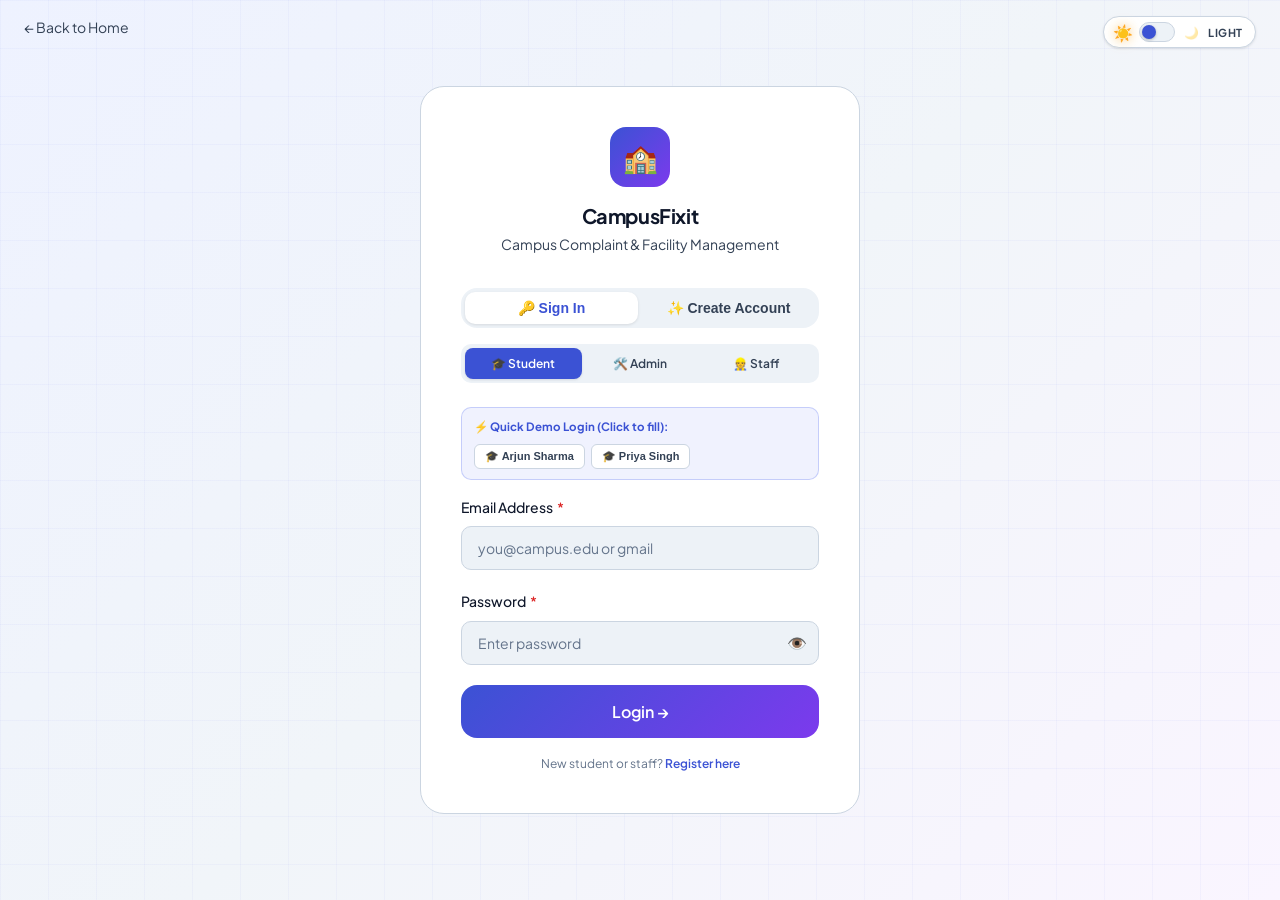
<file: frontend/templates/student/history.html>
<!DOCTYPE html>
<html lang="en">
<head>
  <meta charset="UTF-8">
  <meta name="viewport" content="width=device-width, initial-scale=1.0">
  <meta name="description" content="My Complaints — CampusFixit">
  <title>My Complaints — CampusFixit</title>
  <link rel="stylesheet" href="../../static/css/style.css">
</head>
<body>

  <!-- ── NAVBAR ──────────────────────────────────────────── -->
  <nav class="navbar">
    <div style="display: flex; align-items: center; gap: var(--space-4);">
      <button class="btn btn-ghost btn-icon" onclick="toggleSidebar()" id="sidebar-toggle">☰</button>
      <a href="../index.html" class="navbar-brand">
        <div class="brand-icon">🏫</div>
        CampusFixit
      </a>
    </div>
    <div class="navbar-nav">
      <span class="badge badge-student">🎓 Student</span>
      <button class="btn btn-secondary btn-sm" onclick="Session.logout()" id="logout-btn">Logout</button>
    </div>
  </nav>

  <div class="app-layout">
    <aside class="sidebar" id="main-sidebar">
      <div class="sidebar-section">
        <div class="sidebar-section-label">Main</div>
        <nav class="sidebar-nav">
          <a href="dashboard.html" id="nav-dashboard"><span class="nav-icon">📊</span> Dashboard</a>
          <a href="submit.html" id="nav-submit"><span class="nav-icon">➕</span> New Complaint</a>
          <a href="history.html" class="active" id="nav-history"><span class="nav-icon">📋</span> My Complaints</a>
        </nav>
      </div>
      <div class="sidebar-user">
        <div class="user-avatar" id="sidebar-user-avatar">A</div>
        <div class="user-info">
          <div class="user-name" id="sidebar-user-name">Loading...</div>
          <div class="user-role" id="sidebar-user-role">student</div>
        </div>
      </div>
    </aside>

    <main class="main-content" id="main-content">

      <div class="page-header">
        <h1 class="page-title">📋 My Complaints</h1>
        <p class="page-subtitle">Track all your submitted complaints and their current status.</p>
      </div>

      <!-- Nav Tabs -->
      <div class="nav-tabs-pills" id="history-tabs">
        <button class="nav-tab-pill active" onclick="switchTab('all')" id="tab-all">
          📋 All Complaints <span class="pill-badge" id="badge-all">0</span>
        </button>
        <button class="nav-tab-pill" onclick="switchTab('active')" id="tab-active">
          ⚡ Active Work <span class="pill-badge" id="badge-active">0</span>
        </button>
        <button class="nav-tab-pill" onclick="switchTab('resolved')" id="tab-resolved">
          ✅ Resolved History <span class="pill-badge" id="badge-resolved">0</span>
        </button>
      </div>

      <!-- Filter bar -->
      <div class="filters-bar">
        <div class="search-input">
          <span class="search-icon">🔍</span>
          <input type="text" id="search-input" placeholder="Search by ID or description..." oninput="filterComplaints()">
        </div>
        <div class="filter-group">
          <span class="filter-label">Status:</span>
          <select class="form-control" id="filter-status" style="width: auto;" onchange="filterComplaints()">
            <option value="">All</option>
            <option value="Submitted">Submitted</option>
            <option value="Under Review">Under Review</option>
            <option value="Assigned">Assigned</option>
            <option value="In Progress">In Progress</option>
            <option value="Resolved">Resolved</option>
            <option value="Closed">Closed</option>
          </select>
        </div>
        <a href="submit.html" class="btn btn-primary btn-sm" style="margin-left: auto;" id="new-complaint-btn">
          ➕ New Complaint
        </a>
      </div>

      <!-- Dot legend notice -->
      <div style="display: flex; align-items: center; gap: var(--space-4); margin-bottom: var(--space-4); flex-wrap: wrap; font-size: var(--font-size-xs); color: var(--text-tertiary);">
        <span><strong>Live Dot Status:</strong></span>
        <span style="display: inline-flex; align-items: center; gap: 4px;"><span class="view-dot view-dot-admin"></span> Admin Viewed</span>
        <span style="display: inline-flex; align-items: center; gap: 4px;"><span class="view-dot view-dot-employee"></span> Staff Viewed</span>
        <span style="display: inline-flex; align-items: center; gap: 4px;"><span class="view-dot view-dot-both pulse"></span> Both Viewed</span>
        <span style="display: inline-flex; align-items: center; gap: 4px;"><span class="view-dot view-dot-none"></span> Unread</span>
      </div>

      <!-- Complaints list -->
      <div id="complaints-list">
        <!-- Filled by JavaScript -->
      </div>

      <!-- Detail panel (shown when a complaint is selected) -->
      <div id="detail-panel" class="hidden">
        <!-- Filled by JavaScript -->
      </div>

    </main>
  </div>

  <!-- Feedback Modal -->
  <div class="modal-overlay" id="feedback-modal">
    <div class="modal">
      <div class="modal-header">
        <h4 class="modal-title">⭐ Rate the Resolution</h4>
        <button class="btn btn-ghost btn-icon" onclick="closeModal('feedback-modal')" id="close-feedback-btn">✕</button>
      </div>
      <div class="modal-body">
        <p style="color: var(--text-secondary); margin-bottom: var(--space-5);">
          How satisfied are you with the resolution of complaint <strong id="feedback-complaint-id"></strong>?
        </p>
        <div class="form-group">
          <label class="form-label">Rating</label>
          <div class="star-rating" id="star-rating">
            <span class="star" data-value="1" onclick="setRating(1)">★</span>
            <span class="star" data-value="2" onclick="setRating(2)">★</span>
            <span class="star" data-value="3" onclick="setRating(3)">★</span>
            <span class="star" data-value="4" onclick="setRating(4)">★</span>
            <span class="star" data-value="5" onclick="setRating(5)">★</span>
          </div>
        </div>
        <div class="form-group">
          <label class="form-label" for="feedback-comment">Comment (optional)</label>
          <textarea id="feedback-comment" class="form-control" rows="3" placeholder="How was your experience?"></textarea>
        </div>
      </div>
      <div class="modal-footer">
        <button class="btn btn-secondary" onclick="closeModal('feedback-modal')" id="cancel-feedback-btn">Cancel</button>
        <button class="btn btn-primary" onclick="submitFeedback()" id="submit-feedback-btn">Submit Feedback</button>
      </div>
    </div>
  </div>

  <div class="toast-container"></div>

  <script src="../../static/js/main.js"></script>
  <script>
    let currentUser = null;
    let allComplaints = [];
    let currentTab = 'all';
    let selectedRating = 0;
    let feedbackComplaintId = null;

    document.addEventListener('DOMContentLoaded', () => {
      currentUser = Session.getUser();
      if (!currentUser || currentUser.role !== 'student') {
        window.location.href = '../../login.html';
        return;
      }
      initPage('student');

      loadStudentComplaints();

      // Auto-open a complaint if ?id= is in the URL
      const params = new URLSearchParams(window.location.search);
      const targetId = params.get('id');
      if (targetId) {
        const complaint = allComplaints.find(c => c.id === targetId);
        if (complaint) showDetail(complaint);
      }
    });

    function loadStudentComplaints() {
      allComplaints = Complaints.getByStudent(currentUser.id)
        .sort((a, b) => new Date(b.submittedAt) - new Date(a.submittedAt));

      updateTabBadges();
      filterComplaints();
    }

    function updateTabBadges() {
      const activeCount = allComplaints.filter(c => !['Resolved', 'Closed'].includes(c.status)).length;
      const resolvedCount = allComplaints.filter(c => ['Resolved', 'Closed'].includes(c.status)).length;

      document.getElementById('badge-all').textContent = allComplaints.length;
      document.getElementById('badge-active').textContent = activeCount;
      document.getElementById('badge-resolved').textContent = resolvedCount;
    }

    function switchTab(tab) {
      currentTab = tab;
      document.querySelectorAll('.nav-tab-pill').forEach(btn => {
        btn.classList.toggle('active', btn.id === `tab-${tab}`);
      });
      filterComplaints();
    }

    /** Render the list of complaints as cards */
    function renderList(complaints) {
      const container = document.getElementById('complaints-list');

      if (complaints.length === 0) {
        container.innerHTML = `
          <div class="empty-state">
            <div class="empty-state-icon">📭</div>
            <div class="empty-state-title">No complaints in this view</div>
            <div class="empty-state-text">Try switching tabs or adjusting search filters.</div>
            <a href="submit.html" class="btn btn-primary" id="empty-submit-btn">Submit a Complaint</a>
          </div>
        `;
        return;
      }

      container.innerHTML = complaints.map(c => {
        const isCompleted = ['Resolved', 'Closed'].includes(c.status);
        const percent = c.progressPercent || 0;

        return `
          <div class="card ${isCompleted ? 'card-completed' : ''}" style="margin-bottom: var(--space-4); cursor: pointer;"
               onclick="showDetail(Complaints.getById('${c.id}'))"
               id="complaint-card-${c.id.replace(/[^a-zA-Z0-9]/g, '-')}">
            <div style="display: flex; align-items: flex-start; justify-content: space-between; gap: var(--space-4); flex-wrap: wrap;">
              <div style="flex: 1; min-width: 0;">
                <div style="display: flex; align-items: center; gap: var(--space-3); flex-wrap: wrap; margin-bottom: var(--space-2);">
                  <span class="complaint-id">${escapeHtml(c.id)}</span>
                  ${Complaints.renderViewDot(c)}
                  ${renderBadge(c.status, getStatusBadgeClass(c.status))}
                  ${renderBadge(c.priority, getPriorityBadgeClass(c.priority))}
                  ${c.isTriggered ? '<span class="badge badge-triggered" style="font-size:10px;">🚨 Triggered</span>' : ''}
                </div>
                <div style="font-weight: 600; color: var(--text-primary); margin-bottom: var(--space-1); font-size: var(--font-size-base);">
                  ${escapeHtml(c.category)}
                </div>
                <div style="font-size: var(--font-size-sm); color: var(--text-secondary); margin-bottom: var(--space-2);">
                  📍 ${escapeHtml(c.location)}
                </div>
                <div style="font-size: var(--font-size-sm); color: var(--text-tertiary); margin-bottom: var(--space-3);">
                  ${escapeHtml(truncate(c.description, 110))}
                </div>

                ${c.assignedTo ? `
                  <div style="display: inline-flex; align-items: center; gap: 6px; font-size: var(--font-size-xs); background: rgba(188,140,255,0.1); border: 1px solid rgba(188,140,255,0.3); padding: 2px 8px; border-radius: var(--radius-sm); color: #d2a8ff;">
                    👷 Assigned to <strong>${escapeHtml(c.assignedTo)}</strong>
                    ${c.assignedBy ? `<span style="color: var(--text-tertiary); font-size: 10px;">(by ${escapeHtml(c.assignedBy)})</span>` : ''}
                  </div>
                ` : `
                  <div style="font-size: var(--font-size-xs); color: var(--text-tertiary);">
                    ℹ️ Visible to both Admin and Maintenance Staff
                  </div>
                `}
              </div>

              <div style="text-align: right; flex-shrink: 0; min-width: 140px;">
                <div style="font-size: var(--font-size-xs); color: var(--text-tertiary); margin-bottom: var(--space-2);">
                  📅 ${escapeHtml(c.submittedAt)}
                </div>
                <div style="margin-bottom: var(--space-2);">
                  ${renderProgressChip(percent)}
                </div>
                ${c.status === 'Resolved' && !c.feedback ? `
                  <button
                    class="btn btn-primary btn-sm"
                    style="margin-top: var(--space-2);"
                    onclick="event.stopPropagation(); openFeedback('${c.id}')"
                    id="feedback-btn-${c.id.replace(/[^a-zA-Z0-9]/g, '-')}">
                    ⭐ Give Feedback
                  </button>
                ` : ''}
                ${c.feedback ? `
                  <div style="margin-top: var(--space-2); font-size: var(--font-size-xs); color: var(--color-warning);">
                    ${'★'.repeat(c.feedback.rating)}${'☆'.repeat(5 - c.feedback.rating)} Rated
                  </div>
                ` : ''}
              </div>
            </div>

            <!-- Live Progress Bar Track -->
            <div style="margin-top: var(--space-4);">
              ${renderProgressBar(percent)}
              <div style="display: flex; justify-content: space-between; margin-top: var(--space-1); font-size: 10px; color: var(--text-tertiary);">
                <span>0% Submitted</span>
                <span>50% Half Work Done</span>
                <span>100% Resolved</span>
              </div>
            </div>
          </div>
        `;
      }).join('');
    }

    /** Show detailed view of a single complaint */
    function showDetail(complaint) {
      if (!complaint) return;

      const detailPanel = document.getElementById('detail-panel');
      const list = document.getElementById('complaints-list');

      list.classList.add('hidden');
      detailPanel.classList.remove('hidden');

      const isCompleted = ['Resolved', 'Closed'].includes(complaint.status);
      const percent = complaint.progressPercent || 0;

      detailPanel.innerHTML = `
        <div style="margin-bottom: var(--space-4);">
          <button class="btn btn-secondary btn-sm" onclick="showList()" id="back-to-list-btn">← Back to List</button>
        </div>

        <div class="detail-grid">

          <!-- Left: Main detail -->
          <div>
            <div class="card card-lg ${isCompleted ? 'card-completed' : ''}" style="margin-bottom: var(--space-6);">
              <div style="display: flex; align-items: flex-start; justify-content: space-between; gap: var(--space-4); flex-wrap: wrap; margin-bottom: var(--space-5);">
                <div>
                  <div style="display: flex; align-items: center; gap: var(--space-3); margin-bottom: var(--space-2); flex-wrap: wrap;">
                    <span class="complaint-id" style="font-size: var(--font-size-base);">${escapeHtml(complaint.id)}</span>
                    ${Complaints.renderViewDot(complaint)}
                    ${renderBadge(complaint.status, getStatusBadgeClass(complaint.status))}
                    ${renderBadge(complaint.priority, getPriorityBadgeClass(complaint.priority))}
                    ${complaint.isTriggered ? '<span class="badge badge-triggered">🚨 Triggered Problem</span>' : ''}
                  </div>
                  <h3 style="margin: 0; color: var(--text-primary);">${escapeHtml(complaint.category)}</h3>
                </div>
                <div>
                  ${renderProgressChip(percent)}
                </div>
              </div>

              <!-- Work Progress Section -->
              <div style="background: var(--color-surface-2); border-radius: var(--radius-md); padding: var(--space-4); margin-bottom: var(--space-5); border: 1px solid var(--color-border);">
                <div style="display: flex; justify-content: space-between; align-items: center; margin-bottom: var(--space-2);">
                  <div class="meta-label" style="margin: 0;">Current Work Status</div>
                  <div style="font-weight: 700; color: #10b981;">${percent}% Finished</div>
                </div>
                ${renderProgressBar(percent)}
                <p style="margin: var(--space-2) 0 0; font-size: var(--font-size-xs); color: var(--text-secondary);">
                  ${percent === 50 ? 'Technician is actively working on site (Halfway Done).' : (percent === 100 ? 'All repairs completed successfully.' : 'Maintenance progress monitored live.')}
                </p>
              </div>

              <div class="detail-meta">
                <div class="meta-item">
                  <div class="meta-label">Category</div>
                  <div class="meta-value">${escapeHtml(complaint.category)}</div>
                </div>
                <div class="meta-item">
                  <div class="meta-label">Location</div>
                  <div class="meta-value">${escapeHtml(complaint.location)}</div>
                </div>
                <div class="meta-item">
                  <div class="meta-label">Submitted</div>
                  <div class="meta-value">${escapeHtml(complaint.submittedAt)}</div>
                </div>
                <div class="meta-item">
                  <div class="meta-label">Assigned Maintenance Staff</div>
                  <div class="meta-value">
                    ${complaint.assignedTo ? `👷 ${escapeHtml(complaint.assignedTo)}` : '<span style="color:var(--text-tertiary);">Open to maintenance team</span>'}
                  </div>
                </div>
                <div class="meta-item">
                  <div class="meta-label">Who Has Inspected</div>
                  <div class="meta-value">
                    ${Complaints.renderViewDot(complaint)}
                  </div>
                </div>
              </div>

              <div style="background: var(--color-surface-2); border-radius: var(--radius-md); padding: var(--space-4); margin-bottom: var(--space-5);">
                <div class="meta-label" style="margin-bottom: var(--space-2);">Problem Description</div>
                <p style="margin: 0; font-size: var(--font-size-sm); line-height: 1.7;">${escapeHtml(complaint.description)}</p>
              </div>

              ${complaint.feedback ? `
                <div class="alert alert-success">
                  <span class="alert-icon">⭐</span>
                  <div>
                    <strong>Your Feedback:</strong> ${'★'.repeat(complaint.feedback.rating)} (${complaint.feedback.rating}/5)<br>
                    "${escapeHtml(complaint.feedback.comment)}"
                  </div>
                </div>
              ` : ''}

              ${complaint.status === 'Resolved' && !complaint.feedback ? `
                <div class="alert alert-info">
                  <span class="alert-icon">💡</span>
                  <div>
                    This complaint is resolved. Please give feedback to close it.
                    <button class="btn btn-primary btn-sm" style="margin-top: var(--space-2);"
                      onclick="openFeedback('${complaint.id}')" id="detail-feedback-btn">
                      ⭐ Give Feedback
                    </button>
                  </div>
                </div>
              ` : ''}
            </div>
          </div>

          <!-- Right: Timeline -->
          <div>
            <div class="card">
              <div class="card-header">
                <h5 class="card-title">📅 Live Status Timeline</h5>
              </div>
              <div class="timeline">
                ${complaint.updates.map((u, i) => `
                  <div class="timeline-item ${i < complaint.updates.length - 1 ? 'completed' : 'active'}">
                    <div class="timeline-dot"></div>
                    <div class="timeline-title">${escapeHtml(u.status)} ${u.progress !== undefined ? `(${u.progress}%)` : ''}</div>
                    <div class="timeline-meta">${escapeHtml(u.date)} · by ${escapeHtml(u.by)}</div>
                    <div class="timeline-body">${escapeHtml(u.note)}</div>
                  </div>
                `).join('')}
              </div>
            </div>
          </div>

        </div>
      `;
    }

    function showList() {
      document.getElementById('detail-panel').classList.add('hidden');
      document.getElementById('complaints-list').classList.remove('hidden');
    }

    /** Filter complaints based on tab, search, and status */
    function filterComplaints() {
      const search = document.getElementById('search-input').value.toLowerCase();
      const status = document.getElementById('filter-status').value;

      const filtered = allComplaints.filter(c => {
        const isCompleted = ['Resolved', 'Closed'].includes(c.status);
        if (currentTab === 'active' && isCompleted) return false;
        if (currentTab === 'resolved' && !isCompleted) return false;

        const matchSearch = !search ||
          c.id.toLowerCase().includes(search) ||
          c.description.toLowerCase().includes(search) ||
          c.category.toLowerCase().includes(search) ||
          c.location.toLowerCase().includes(search);

        const matchStatus = !status || c.status === status;
        return matchSearch && matchStatus;
      });

      renderList(filtered);
    }

    /** Open feedback modal */
    function openFeedback(complaintId) {
      feedbackComplaintId = complaintId;
      selectedRating = 0;
      document.getElementById('feedback-complaint-id').textContent = complaintId;
      document.getElementById('feedback-comment').value = '';
      // Reset stars
      document.querySelectorAll('.star').forEach(s => s.classList.remove('active'));
      openModal('feedback-modal');
    }

    /** Set star rating visually */
    function setRating(value) {
      selectedRating = value;
      document.querySelectorAll('.star').forEach(s => {
        s.classList.toggle('active', parseInt(s.dataset.value) <= value);
      });
    }

    /** Submit feedback */
    function submitFeedback() {
      if (selectedRating === 0) {
        showToast('Please select a star rating.', 'warning');
        return;
      }
      const comment = document.getElementById('feedback-comment').value.trim();
      Complaints.addFeedback(feedbackComplaintId, selectedRating, comment || 'No comment.');
      closeModal('feedback-modal');
      showToast('Thank you for your feedback! 🎉', 'success');

      // Refresh
      allComplaints = Complaints.getByStudent(currentUser.id)
        .sort((a, b) => new Date(b.submittedAt) - new Date(a.submittedAt));
      showList();
      renderList(allComplaints);
    }

    /** Progress helpers */
    function getProgressPercent(status) {
      const map = {
        'Submitted': 10, 'Under Review': 30, 'Assigned': 50,
        'In Progress': 70, 'Resolved': 90, 'Closed': 100
      };
      return map[status] || 10;
    }

    function getProgressBarClass(status) {
      if (['Resolved', 'Closed'].includes(status)) return 'success';
      if (status === 'In Progress') return 'warning';
      return '';
    }
  </script>
</body>
</html>
</file>
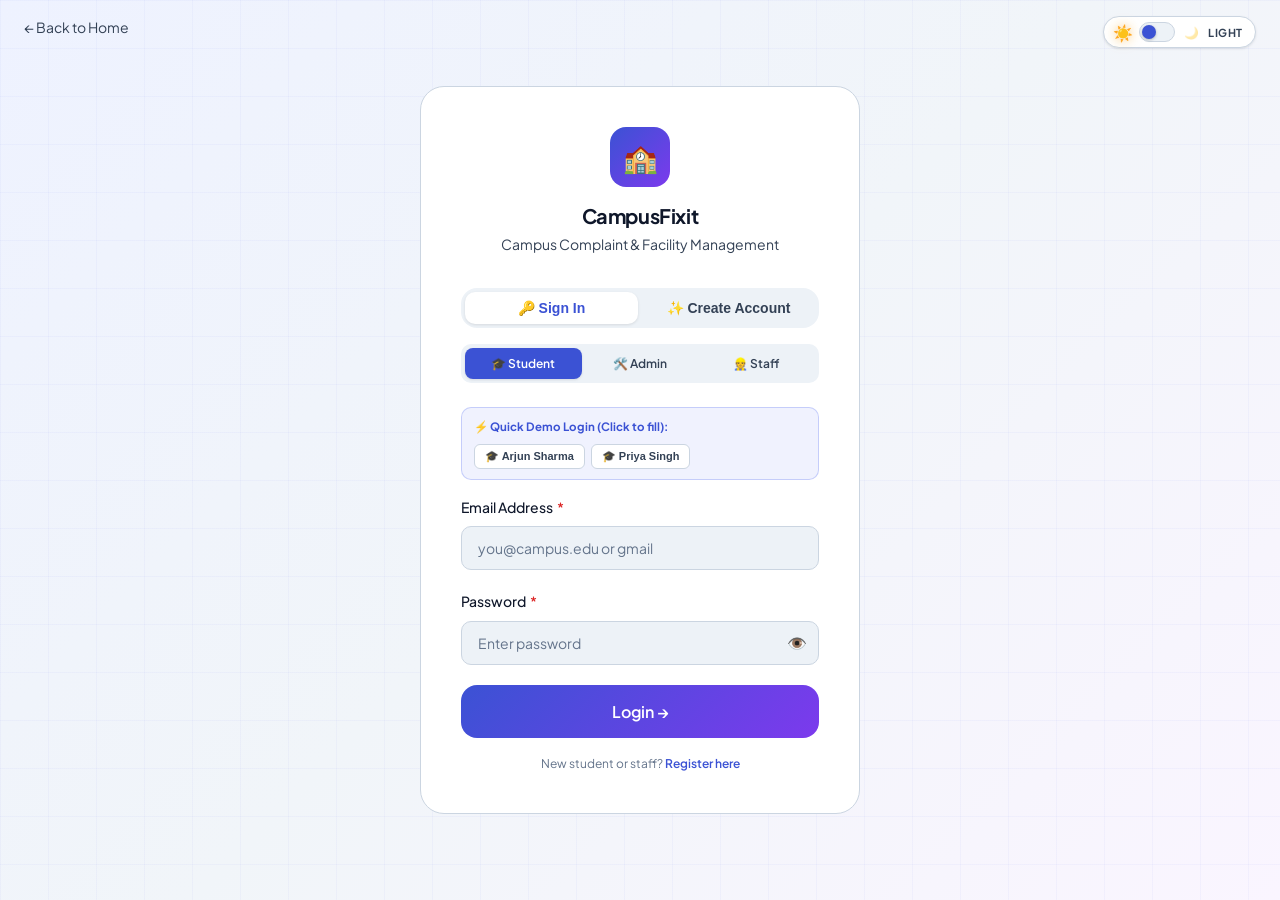
<file: frontend/templates/student/submit.html>
<!DOCTYPE html>
<html lang="en">
<head>
  <meta charset="UTF-8">
  <meta name="viewport" content="width=device-width, initial-scale=1.0">
  <meta name="description" content="Submit a Complaint — CampusFixit">
  <title>Submit Complaint — CampusFixit</title>
  <link rel="stylesheet" href="../../static/css/style.css">
</head>
<body>

  <!-- ── NAVBAR ──────────────────────────────────────────── -->
  <nav class="navbar">
    <div style="display: flex; align-items: center; gap: var(--space-4);">
      <button class="btn btn-ghost btn-icon" onclick="toggleSidebar()" id="sidebar-toggle">☰</button>
      <a href="../index.html" class="navbar-brand">
        <div class="brand-icon">🏫</div>
        CampusFixit
      </a>
    </div>
    <div class="navbar-nav">
      <span class="badge badge-student">🎓 Student</span>
      <button class="btn btn-secondary btn-sm" onclick="Session.logout()" id="logout-btn">Logout</button>
    </div>
  </nav>

  <div class="app-layout">

    <!-- ── SIDEBAR ───────────────────────────────────────── -->
    <aside class="sidebar" id="main-sidebar">
      <div class="sidebar-section">
        <div class="sidebar-section-label">Main</div>
        <nav class="sidebar-nav">
          <a href="dashboard.html" id="nav-dashboard"><span class="nav-icon">📊</span> Dashboard</a>
          <a href="submit.html" class="active" id="nav-submit"><span class="nav-icon">➕</span> New Complaint</a>
          <a href="history.html" id="nav-history"><span class="nav-icon">📋</span> My Complaints</a>
        </nav>
      </div>
      <div class="sidebar-user">
        <div class="user-avatar" id="sidebar-user-avatar">A</div>
        <div class="user-info">
          <div class="user-name" id="sidebar-user-name">Loading...</div>
          <div class="user-role" id="sidebar-user-role">student</div>
        </div>
      </div>
    </aside>

    <!-- ── MAIN CONTENT ──────────────────────────────────── -->
    <main class="main-content" id="main-content">

      <!-- Breadcrumb -->
      <nav class="breadcrumb">
        <a href="dashboard.html">Dashboard</a>
        <span class="sep">›</span>
        <span class="current">Submit Complaint</span>
      </nav>

      <div class="page-header">
        <h1 class="page-title">📝 Submit a Complaint</h1>
        <p class="page-subtitle">Fill out the form below. Be as specific as possible so the issue can be resolved quickly.</p>
      </div>

      <!-- Success screen (hidden initially, shown after submission) -->
      <div id="success-screen" class="hidden">

        <!-- Caution / Applied Green Banner -->
        <div class="alert-applied-green">
          <div class="icon-box">✅</div>
          <div>
            <h3 style="color: #10b981; margin-bottom: var(--space-1); font-size: var(--font-size-lg);">
              Complaint Registered &amp; Instantly Routed
            </h3>
            <p style="margin: 0; color: var(--text-secondary); font-size: var(--font-size-sm); line-height: 1.6;">
              Your complaint is now active and visible to <strong style="color: #e6edf3;">Admin and Campus Maintenance Staff</strong>.
              The system has <strong style="color: #34d399;">🤖 auto-classified</strong> and routed it to the responsible team — no manual admin action needed.
            </p>
          </div>
        </div>

        <!-- Auto-Assigned Staff Info Box (filled by JS) -->
        <div id="auto-route-info"></div>

        <div class="card" style="text-align: center; padding: var(--space-10);">
          <div style="font-size: 52px; margin-bottom: var(--space-3);">📋</div>
          <h2 style="margin-bottom: var(--space-2);">Complaint ID Generated</h2>
          <p style="color: var(--text-secondary); margin-bottom: var(--space-6);">
            Keep this tracking ID. You can monitor who views your complaint (Admin, Staff, or Both) and watch live work progress.
          </p>
          <div style="
            display: inline-block;
            background: var(--color-surface-2);
            border: 1px solid rgba(16, 185, 129, 0.4);
            border-radius: var(--radius-lg);
            padding: var(--space-5) var(--space-10);
            margin-bottom: var(--space-8);
            box-shadow: 0 4px 16px rgba(16, 185, 129, 0.15);
          ">
            <div style="font-size: var(--font-size-xs); color: #10b981; margin-bottom: var(--space-2); text-transform: uppercase; letter-spacing: 1px; font-weight: 600;">Official Tracking ID</div>
            <div class="complaint-id" id="success-complaint-id" style="font-size: var(--font-size-2xl); color: #fff;">—</div>
          </div>
          <div style="display: flex; gap: var(--space-4); justify-content: center; flex-wrap: wrap;">
            <a href="history.html" class="btn btn-primary" id="track-complaint-btn">📋 Track This Complaint Live</a>
            <a href="dashboard.html" class="btn btn-secondary" id="go-dashboard-btn">📊 Back to Normal Dashboard</a>
            <button class="btn btn-ghost" onclick="showForm()" id="submit-another-btn">➕ Submit Another</button>
          </div>
        </div>
      </div>

      <!-- Complaint form -->
      <div id="complaint-form-wrapper">
        <div style="display: grid; grid-template-columns: 1fr 300px; gap: var(--space-6); align-items: start;">

          <!-- Left: Main form -->
          <div class="card card-lg">
            <form id="complaint-form" onsubmit="handleSubmitComplaint(event)" novalidate>

              <!-- Category -->
              <div class="form-group">
                <label class="form-label" for="complaint-category">
                  Category <span class="required">*</span>
                </label>
                <select id="complaint-category" class="form-control" required>
                  <option value="">— Select issue type —</option>
                </select>
                <span class="form-error" id="category-error">Please select a category.</span>
              </div>

              <!-- Location -->
              <div class="form-group">
                <label class="form-label" for="complaint-location">
                  Location <span class="required">*</span>
                </label>
                <select id="complaint-location" class="form-control" required>
                  <option value="">— Select location —</option>
                </select>
                <span class="form-error" id="location-error">Please select a location.</span>
              </div>

              <!-- Description -->
              <div class="form-group">
                <label class="form-label" for="complaint-description">
                  Description <span class="required">*</span>
                </label>
                <textarea
                  id="complaint-description"
                  class="form-control"
                  rows="5"
                  placeholder="Describe the problem clearly. For example: 'The ceiling fan in Room 201 is making loud noise and wobbling badly. It's been happening since Monday.'"
                  required
                  maxlength="1000"
                ></textarea>
                <div class="form-hint">
                  <span id="char-count">0</span>/1000 characters.
                  Be specific — mention exact room numbers, how long the problem has been there, etc.
                </div>
                <span class="form-error" id="description-error">Please describe the issue (min 20 characters).</span>
              </div>

              <!-- File upload (Phase 1: UI only — actual upload added in Phase 5) -->
              <div class="form-group">
                <label class="form-label">
                  Upload Image <span style="color: var(--text-tertiary); font-weight: 400;">(optional)</span>
                </label>
                <div class="file-upload" id="file-upload-zone" onclick="document.getElementById('complaint-image').click()">
                  <div class="file-upload-icon">📷</div>
                  <p style="margin: 0; font-size: var(--font-size-sm); color: var(--text-secondary);">
                    Click to upload or drag & drop
                  </p>
                  <p style="margin: var(--space-1) 0 0; font-size: var(--font-size-xs); color: var(--text-tertiary);">
                    JPG, PNG or WEBP. Max 5MB. (S3 upload added in Phase 5)
                  </p>
                  <input type="file" id="complaint-image" accept="image/*" onchange="handleFileSelect(this)">
                </div>
                <div id="file-preview" class="hidden" style="margin-top: var(--space-3); display: flex; align-items: center; gap: var(--space-3);">
                  <img id="file-preview-img" src="" alt="Preview" style="width: 80px; height: 80px; object-fit: cover; border-radius: var(--radius-md); border: 1px solid var(--color-border);">
                  <div>
                    <div id="file-name" style="font-size: var(--font-size-sm); font-weight: 500;"></div>
                    <button type="button" onclick="clearFile()" class="btn btn-ghost btn-sm" style="color: var(--color-danger);" id="remove-file-btn">Remove</button>
                  </div>
                </div>
              </div>

              <button type="submit" class="btn btn-gradient btn-full btn-lg" id="submit-complaint-btn">
                🚀 Submit Complaint
              </button>

            </form>
          </div>

          <!-- Right: Tips + Routing Map sidebar -->
          <div style="display: flex; flex-direction: column; gap: var(--space-4);">

            <!-- Live route preview: changes as user picks category -->
            <div class="card card-sm" id="route-preview-card" style="border-color: rgba(16,185,129,0.25); display:none;">
              <h5 style="margin-bottom: var(--space-2); color: #34d399;">🤖 Will Be Auto-Routed To</h5>
              <div id="route-preview-content"></div>
            </div>

            <div class="card card-sm">
              <h5 style="margin-bottom: var(--space-3);">✍️ Tips for a Good Complaint</h5>
              <ul style="display: flex; flex-direction: column; gap: var(--space-2);">
                <li style="font-size: var(--font-size-sm); color: var(--text-secondary); display: flex; gap: var(--space-2);">
                  <span>✅</span> Mention the exact room or area
                </li>
                <li style="font-size: var(--font-size-sm); color: var(--text-secondary); display: flex; gap: var(--space-2);">
                  <span>✅</span> Say how long the issue has existed
                </li>
                <li style="font-size: var(--font-size-sm); color: var(--text-secondary); display: flex; gap: var(--space-2);">
                  <span>✅</span> Add a photo if possible
                </li>
                <li style="font-size: var(--font-size-sm); color: var(--text-secondary); display: flex; gap: var(--space-2);">
                  <span>❌</span> Don't submit duplicate complaints
                </li>
                <li style="font-size: var(--font-size-sm); color: var(--text-secondary); display: flex; gap: var(--space-2);">
                  <span>❌</span> Don't use abusive language
                </li>
              </ul>
            </div>

            <div class="card card-sm">
              <h5 style="margin-bottom: var(--space-3);">📌 What Happens Next?</h5>
              <div class="timeline">
                <div class="timeline-item completed">
                  <div class="timeline-dot"></div>
                  <div class="timeline-title">You submit</div>
                  <div class="timeline-meta">You get a unique Complaint ID</div>
                </div>
                <div class="timeline-item completed">
                  <div class="timeline-dot"></div>
                  <div class="timeline-title">🤖 Auto-classified &amp; routed</div>
                  <div class="timeline-meta">Instantly assigned to the right staff</div>
                </div>
                <div class="timeline-item">
                  <div class="timeline-dot"></div>
                  <div class="timeline-title">Staff gets alerted</div>
                  <div class="timeline-meta">Direct popup notification to staff</div>
                </div>
                <div class="timeline-item">
                  <div class="timeline-dot"></div>
                  <div class="timeline-title">Issue resolved</div>
                  <div class="timeline-meta">You get a success notification</div>
                </div>
              </div>
            </div>

            <!-- Category Routing Map Info -->
            <div class="card card-sm">
              <h5 style="margin-bottom: var(--space-3);">🗂️ Category Routing Map</h5>
              <p style="font-size: var(--font-size-xs); color: var(--text-tertiary); margin-bottom: var(--space-3);">
                Each category is instantly routed to the right maintenance team:
              </p>
              <div id="routing-map-display"></div>
            </div>

          </div>
        </div>
      </div><!-- end #complaint-form-wrapper -->

    </main>
  </div>

  <div class="toast-container"></div>

  <script src="../../static/js/main.js"></script>
  <script>
    document.addEventListener('DOMContentLoaded', () => {
      // Guard: only students
      const user = Session.getUser();
      if (!user || user.role !== 'student') {
        window.location.href = '../../login.html';
        return;
      }

      initPage('student');

      // ── Populate category dropdown ────────────────────────
      const catSelect = document.getElementById('complaint-category');
      MOCK_DATA.categories.forEach(cat => {
        const opt = document.createElement('option');
        opt.value = cat.value;  // use value (e.g. 'electrical') for routing
        opt.textContent = cat.label;
        catSelect.appendChild(opt);
      });

      // ── Populate location dropdown ─────────────────────────
      const locSelect = document.getElementById('complaint-location');
      MOCK_DATA.locations.forEach(loc => {
        const opt = document.createElement('option');
        opt.value = loc;
        opt.textContent = loc;
        locSelect.appendChild(opt);
      });

      // ── Character counter for description ─────────────────
      const desc = document.getElementById('complaint-description');
      const counter = document.getElementById('char-count');
      desc.addEventListener('input', () => {
        counter.textContent = desc.value.length;
      });

      // ── Route preview: update sidebar when category changes ─
      catSelect.addEventListener('change', () => {
        const val = catSelect.value;
        const card = document.getElementById('route-preview-card');
        const content = document.getElementById('route-preview-content');
        if (!val) { card.style.display = 'none'; return; }
        const route = getRouteForCategory(val);
        if (route) {
          card.style.display = 'block';
          content.innerHTML = `
            <div class="routing-info-card" style="margin-top:0;">
              <div class="route-icon">${route.icon}</div>
              <div class="route-detail">
                <div class="route-staff">${escapeHtml(route.staff)}</div>
                <div class="route-dept">${escapeHtml(route.department)}</div>
              </div>
              <span class="badge-auto-assigned">🤖 Auto-Routed</span>
            </div>
          `;
        } else {
          card.style.display = 'none';
        }
      });

      // ── Render routing map in sidebar ─────────────────────
      const mapEl = document.getElementById('routing-map-display');
      if (mapEl) {
        mapEl.innerHTML = `<div class="category-map-grid">` +
          CATEGORY_ROUTING.map(r => `
            <div class="category-map-card">
              <div class="map-header">
                <span class="map-icon">${r.icon}</span>
                <div>
                  <div class="map-staff">${escapeHtml(r.staff)}</div>
                </div>
              </div>
              <div class="map-dept">${escapeHtml(r.department)}</div>
              <div class="map-tags">
                ${r.categories.map(c => `<span class="category-map-tag">${c}</span>`).join('')}
              </div>
            </div>
          `).join('') +
        `</div>`;
      }

      // ── Drag and drop for file upload ─────────────────────
      const dropZone = document.getElementById('file-upload-zone');
      dropZone.addEventListener('dragover', e => {
        e.preventDefault();
        dropZone.classList.add('drag-over');
      });
      dropZone.addEventListener('dragleave', () => {
        dropZone.classList.remove('drag-over');
      });
      dropZone.addEventListener('drop', e => {
        e.preventDefault();
        dropZone.classList.remove('drag-over');
        const files = e.dataTransfer.files;
        if (files[0]) previewFile(files[0]);
      });
    });

    /** Show image preview after file selection */
    function handleFileSelect(input) {
      if (input.files && input.files[0]) {
        previewFile(input.files[0]);
      }
    }

    function previewFile(file) {
      if (!file.type.startsWith('image/')) {
        showToast('Please select an image file.', 'error');
        return;
      }
      if (file.size > 5 * 1024 * 1024) {
        showToast('Image must be smaller than 5MB.', 'error');
        return;
      }

      const reader = new FileReader();
      reader.onload = e => {
        document.getElementById('file-preview-img').src = e.target.result;
        document.getElementById('file-name').textContent = file.name;
        document.getElementById('file-preview').classList.remove('hidden');
        document.getElementById('file-preview').style.display = 'flex';
      };
      reader.readAsDataURL(file);
    }

    function clearFile() {
      document.getElementById('complaint-image').value = '';
      document.getElementById('file-preview').classList.add('hidden');
    }

    /** Handle complaint form submission */
    function handleSubmitComplaint(event) {
      event.preventDefault();

      const user = Session.getUser();
      const category    = document.getElementById('complaint-category').value;
      const location    = document.getElementById('complaint-location').value;
      const description = document.getElementById('complaint-description').value.trim();

      // Validate
      let valid = true;

      if (!category) {
        document.getElementById('complaint-category').classList.add('is-invalid');
        document.getElementById('category-error').style.display = 'block';
        valid = false;
      }

      if (!location) {
        document.getElementById('complaint-location').classList.add('is-invalid');
        document.getElementById('location-error').style.display = 'block';
        valid = false;
      }

      if (description.length < 20) {
        document.getElementById('complaint-description').classList.add('is-invalid');
        document.getElementById('description-error').style.display = 'block';
        valid = false;
      }

      if (!valid) {
        showToast('Please fill all required fields.', 'error');
        return;
      }

      // Simulate a small "loading" delay (in Phase 2, replaced by real API call)
      const btn = document.getElementById('submit-complaint-btn');
      btn.textContent = '⏳ Routing & Submitting...';
      btn.disabled = true;

      setTimeout(() => {
        // Add to storage — auto-routing happens inside Complaints.add()
        const newComplaint = Complaints.add({
          studentId:   user.id,
          studentName: user.name,
          category,    // e.g. 'electrical', 'plumbing' — used for routing
          location,
          description,
          image: null
        });

        // Show auto-route info on success screen
        const routeInfoEl = document.getElementById('auto-route-info');
        const route = getRouteForCategory(category);
        if (route && routeInfoEl) {
          routeInfoEl.innerHTML = `
            <div class="routing-info-card">
              <div class="route-icon">${route.icon}</div>
              <div class="route-detail">
                <div style="font-size: var(--font-size-xs); color: var(--text-tertiary); margin-bottom: 2px;">🤖 Auto-classified &amp; instantly assigned to:</div>
                <div class="route-staff">👷 ${escapeHtml(route.staff)}</div>
                <div class="route-dept">${escapeHtml(route.department)} • Staff has been alerted immediately</div>
              </div>
              <span class="badge-auto-assigned">🤖 Auto-Routed</span>
            </div>
          `;
        }

        // Show success screen
        document.getElementById('success-complaint-id').textContent = newComplaint.id;
        document.getElementById('complaint-form-wrapper').classList.add('hidden');
        document.getElementById('success-screen').classList.remove('hidden');

        showToast(`Complaint auto-routed to ${route ? route.staff : 'Maintenance Team'} 🤖✅`, 'success');
      }, 800);
    }

    function showForm() {
      document.getElementById('success-screen').classList.add('hidden');
      document.getElementById('complaint-form-wrapper').classList.remove('hidden');
      // Reset form
      document.getElementById('complaint-form').reset();
      document.getElementById('char-count').textContent = '0';
      document.getElementById('route-preview-card').style.display = 'none';
      clearFile();
      const btn = document.getElementById('submit-complaint-btn');
      btn.textContent = '🚀 Submit Complaint';
      btn.disabled = false;
    }
  </script>
</body>
</html>
</file>
<file: frontend/static/css/style.css>
/* ============================================================
   CAMPUS COMPLAINT MANAGEMENT SYSTEM — MAIN STYLESHEET
   Professional Light Theme + Plus Jakarta Sans
   ============================================================ */

/* ── GOOGLE FONTS — Plus Jakarta Sans (premium SaaS font) ── */
@import url('https://fonts.googleapis.com/css2?family=Plus+Jakarta+Sans:ital,wght@0,300;0,400;0,500;0,600;0,700;0,800;1,400&display=swap');

/* ── CSS VARIABLES (Design Tokens) ───────────────────────── */
/* ── CSS VARIABLES (Design Tokens) ───────────────────────── */
:root,
[data-theme="light"] {
  /* ── Background & Surfaces (Light Mode) ─────────────────── */
  --color-bg:           #f4f6fb;        /* Page background — soft cool gray */
  --color-surface:      #ffffff;        /* Cards & containers — pure white */
  --color-surface-2:    #edf2f7;        /* Insets, table heads & inputs — distinct light tone */
  --color-border:       #cbd5e1;        /* Crisp, distinct borders */
  --color-border-hover: #94a3b8;        /* Clear hover border */
  --navbar-bg:          rgba(255, 255, 255, 0.94); /* Frosted navbar */

  /* ── Brand & Action Colors ──────────────────────────────── */
  --color-primary:      #3b52d4;        /* Rich accessible high-contrast indigo */
  --color-primary-dark: #2a3eb1;        /* Darker on hover */
  --color-primary-glow: rgba(59, 82, 212, 0.16);

  --color-success:      #059669;        /* Deep emerald green */
  --color-warning:      #d97706;        /* Deep amber */
  --color-danger:       #dc2626;        /* Clear high-contrast red */
  --color-info:         #2563eb;        /* Rich blue */
  --color-purple:       #7c3aed;        /* Deep violet */
  --color-orange:       #ea580c;        /* High-contrast orange */

  /* ── Status Colors ──────────────────────────────────────── */
  --status-submitted:   #475569;
  --status-review:      #2563eb;
  --status-assigned:    #7c3aed;
  --status-inprogress:  #d97706;
  --status-resolved:    #059669;
  --status-closed:      #64748b;

  /* ── Text (High Contrast Light Mode) ─────────────────────── */
  --text-primary:       #0f172a;        /* Slate 900 — maximum contrast on light */
  --text-secondary:     #334155;        /* Slate 700 — crisp & readable */
  --text-tertiary:      #64748b;        /* Slate 500 — comfortable meta text */
  --text-link:          #3b52d4;        /* High contrast link indigo */

  /* ── Gradients ──────────────────────────────────────────── */
  --gradient-primary:   linear-gradient(135deg, #3b52d4, #7c3aed);
  --gradient-surface:   linear-gradient(135deg, #ffffff, #f1f5f9);
  --gradient-hero:      linear-gradient(135deg, #eef2ff 0%, #f1f5f9 50%, #faf5ff 100%);

  /* ── Typography — Plus Jakarta Sans ─────────────────────── */
  --font-family:        'Plus Jakarta Sans', -apple-system, BlinkMacSystemFont, sans-serif;
  --font-size-xs:       0.75rem;
  --font-size-sm:       0.875rem;
  --font-size-base:     1rem;
  --font-size-lg:       1.125rem;
  --font-size-xl:       1.25rem;
  --font-size-2xl:      1.5rem;
  --font-size-3xl:      1.875rem;
  --font-size-4xl:      2.25rem;

  /* ── Spacing ─────────────────────────────────────────────── */
  --space-1: 0.25rem;
  --space-2: 0.5rem;
  --space-3: 0.75rem;
  --space-4: 1rem;
  --space-5: 1.25rem;
  --space-6: 1.5rem;
  --space-8: 2rem;
  --space-9: 2.25rem;
  --space-10: 2.5rem;
  --space-12: 3rem;
  --space-16: 4rem;
  --space-20: 5rem;

  /* ── Border Radius ───────────────────────────────────────── */
  --radius-sm:    6px;
  --radius-md:    10px;
  --radius-lg:    16px;
  --radius-xl:    24px;
  --radius-full:  9999px;

  /* ── Shadows ─────────────────────────────────────────────── */
  --shadow-sm:    0 1px 3px rgba(15, 23, 42, 0.08), 0 1px 2px rgba(15, 23, 42, 0.04);
  --shadow-md:    0 4px 16px rgba(15, 23, 42, 0.10), 0 2px 6px rgba(15, 23, 42, 0.06);
  --shadow-lg:    0 8px 32px rgba(15, 23, 42, 0.12), 0 4px 12px rgba(15, 23, 42, 0.08);
  --shadow-glow:  0 0 20px rgba(59, 82, 212, 0.20);

  /* ── Transitions ─────────────────────────────────────────── */
  --transition-fast:   0.15s ease;
  --transition-normal: 0.25s ease;
  --transition-slow:   0.4s ease;

  /* ── Layout ──────────────────────────────────────────────── */
  --sidebar-width:    260px;
  --navbar-height:    64px;
  --content-max-width: 1200px;
}

/* ── DARK MODE DESIGN TOKENS (High Contrast & Crisp Fonts) ── */
[data-theme="dark"] {
  /* ── Background & Surfaces (Deep Rich Navy Slate) ───────── */
  --color-bg:           #0d1117;        /* Page background — deep rich charcoal */
  --color-surface:      #161e2e;        /* Cards & containers — elevated dark surface */
  --color-surface-2:    #1f293d;        /* Insets, table heads & inputs — distinctly visible */
  --color-border:       #2d3a52;        /* High-contrast border for clean element edges */
  --color-border-hover: #4b5e82;        /* Visible hover border */
  --navbar-bg:          rgba(13, 17, 23, 0.94); /* Frosted dark navbar */

  /* ── Brand & Action Colors ──────────────────────────────── */
  --color-primary:      #4f6cf7;        /* Vibrant high-visibility blue */
  --color-primary-dark: #3e59de;
  --color-primary-glow: rgba(79, 108, 247, 0.28);

  --color-success:      #10b981;        /* Crisp bright emerald */
  --color-warning:      #fbbf24;        /* Bright glowing amber */
  --color-danger:       #f87171;        /* Crisp bright coral-red */
  --color-info:         #60a5fa;        /* Light sky blue */
  --color-purple:       #a78bfa;        /* Light vibrant purple */
  --color-orange:       #fb923c;        /* Vibrant orange */

  /* ── Status Colors ──────────────────────────────────────── */
  --status-submitted:   #cbd5e1;
  --status-review:      #60a5fa;
  --status-assigned:    #a78bfa;
  --status-inprogress:  #fbbf24;
  --status-resolved:    #34d399;
  --status-closed:      #94a3b8;

  /* ── Text (High Contrast Dark Mode) ─────────────────────── */
  --text-primary:       #f8fafc;        /* Slate 50 — bright, sharp, maximum contrast */
  --text-secondary:     #cbd5e1;        /* Slate 300 — very clear & easily readable */
  --text-tertiary:      #94a3b8;        /* Slate 400 — comfortably visible */
  --text-link:          #60a5fa;        /* Bright blue links */

  /* ── Gradients ──────────────────────────────────────────── */
  --gradient-primary:   linear-gradient(135deg, #4f6cf7, #9061f9);
  --gradient-surface:   linear-gradient(135deg, #161e2e, #1f293d);
  --gradient-hero:      linear-gradient(135deg, #0b0f19 0%, #111a2e 50%, #151930 100%);

  /* ── Shadows (Dark Mode) ─────────────────────────────────── */
  --shadow-sm:    0 1px 3px rgba(0, 0, 0, 0.4), 0 1px 2px rgba(0, 0, 0, 0.3);
  --shadow-md:    0 4px 16px rgba(0, 0, 0, 0.5), 0 2px 6px rgba(0, 0, 0, 0.35);
  --shadow-lg:    0 8px 32px rgba(0, 0, 0, 0.6), 0 4px 12px rgba(0, 0, 0, 0.45);
  --shadow-glow:  0 0 20px rgba(79, 108, 247, 0.35);
}

/* ── RESET & BASE ─────────────────────────────────────────── */
*, *::before, *::after {
  box-sizing: border-box;
  margin: 0;
  padding: 0;
}

html {
  font-size: 16px;
  scroll-behavior: smooth;
  color-scheme: light;
}

html[data-theme="dark"] {
  color-scheme: dark;
}

body {
  font-family: var(--font-family);
  font-size: var(--font-size-base);
  color: var(--text-primary);
  background-color: var(--color-bg);
  line-height: 1.6;
  min-height: 100vh;
  -webkit-font-smoothing: antialiased;
  transition: background-color var(--transition-normal), color var(--transition-normal);
}

a {
  color: var(--text-link);
  text-decoration: none;
  transition: color var(--transition-fast);
}
a:hover { color: var(--color-primary); }

img { max-width: 100%; display: block; }

ul, ol { list-style: none; }

/* ── TYPOGRAPHY ───────────────────────────────────────────── */
h1, h2, h3, h4, h5, h6 {
  font-weight: 700;
  line-height: 1.3;
  color: var(--text-primary);
  letter-spacing: -0.02em;
}
h1 { font-size: var(--font-size-4xl); }
h2 { font-size: var(--font-size-3xl); }
h3 { font-size: var(--font-size-2xl); }
h4 { font-size: var(--font-size-xl); }
h5 { font-size: var(--font-size-lg); }
h6 { font-size: var(--font-size-base); }

p { margin-bottom: var(--space-4); color: var(--text-secondary); }
p:last-child { margin-bottom: 0; }

/* ── UTILITY CLASSES ──────────────────────────────────────── */
.text-center { text-align: center; }
.text-primary { color: var(--color-primary) !important; }
.text-success { color: var(--color-success) !important; }
.text-warning { color: var(--color-warning) !important; }
.text-danger  { color: var(--color-danger)  !important; }
.text-muted   { color: var(--text-secondary) !important; }

.hidden { display: none !important; }
.flex   { display: flex; }
.grid   { display: grid; }

/* ── NAVBAR ───────────────────────────────────────────────── */
.navbar {
  position: fixed;
  top: 0; left: 0; right: 0;
  height: var(--navbar-height);
  background: var(--navbar-bg);
  backdrop-filter: blur(14px);
  -webkit-backdrop-filter: blur(14px);
  border-bottom: 1px solid var(--color-border);
  display: flex;
  align-items: center;
  justify-content: space-between;
  padding: 0 var(--space-8);
  z-index: 1000;
  transition: background var(--transition-normal), border-color var(--transition-normal);
  box-shadow: 0 1px 0 var(--color-border), var(--shadow-sm);
}

.navbar-brand {
  display: flex;
  align-items: center;
  gap: var(--space-3);
  font-size: var(--font-size-lg);
  font-weight: 700;
  color: var(--text-primary);
  text-decoration: none;
}

.navbar-brand .brand-icon {
  width: 36px; height: 36px;
  background: var(--gradient-primary);
  border-radius: var(--radius-md);
  display: flex; align-items: center; justify-content: center;
  font-size: 18px;
}

.navbar-nav {
  display: flex;
  align-items: center;
  gap: var(--space-2);
}

.navbar-nav a {
  padding: var(--space-2) var(--space-4);
  border-radius: var(--radius-sm);
  font-size: var(--font-size-sm);
  font-weight: 500;
  color: var(--text-secondary);
  transition: all var(--transition-fast);
}

.navbar-nav a:hover,
.navbar-nav a.active {
  color: var(--text-primary);
  background: var(--color-surface-2);
}

/* ── BUTTONS ──────────────────────────────────────────────── */
.btn {
  display: inline-flex;
  align-items: center;
  justify-content: center;
  gap: var(--space-2);
  padding: var(--space-3) var(--space-5);
  font-family: var(--font-family);
  font-size: var(--font-size-sm);
  font-weight: 600;
  border: none;
  border-radius: var(--radius-md);
  cursor: pointer;
  transition: all var(--transition-fast);
  text-decoration: none;
  white-space: nowrap;
  user-select: none;
}

.btn:active { transform: scale(0.97); }

/* Primary button */
.btn-primary {
  background: var(--color-primary);
  color: #fff;
}
.btn-primary:hover {
  background: var(--color-primary-dark);
  box-shadow: var(--shadow-glow);
  color: #fff;
}

/* Secondary button (outlined) */
.btn-secondary {
  background: transparent;
  color: var(--text-primary);
  border: 1px solid var(--color-border);
}
.btn-secondary:hover {
  border-color: var(--color-border-hover);
  background: var(--color-surface-2);
  color: var(--text-primary);
}

/* Success */
.btn-success {
  background: var(--color-success);
  color: #fff;
}
.btn-success:hover {
  background: #2ea043;
  color: #fff;
}

/* Danger */
.btn-danger {
  background: var(--color-danger);
  color: #fff;
}
.btn-danger:hover {
  background: #da3633;
  color: #fff;
}

/* Ghost */
.btn-ghost {
  background: transparent;
  color: var(--text-secondary);
}
.btn-ghost:hover {
  color: var(--text-primary);
  background: var(--color-surface-2);
}

/* Sizes */
.btn-sm { padding: var(--space-2) var(--space-3); font-size: var(--font-size-xs); border-radius: var(--radius-sm); }
.btn-lg { padding: var(--space-4) var(--space-8); font-size: var(--font-size-base); border-radius: var(--radius-lg); }
.btn-full { width: 100%; }
.btn-icon { padding: var(--space-2); border-radius: var(--radius-sm); width: 36px; height: 36px; }

/* Gradient button */
.btn-gradient {
  background: var(--gradient-primary);
  color: #fff;
  border: none;
}
.btn-gradient:hover {
  opacity: 0.9;
  box-shadow: var(--shadow-glow);
  color: #fff;
}

/* ── CARDS ────────────────────────────────────────────────── */
.card {
  background: var(--color-surface);
  border: 1px solid var(--color-border);
  border-radius: var(--radius-lg);
  padding: var(--space-6);
  transition: border-color var(--transition-fast), box-shadow var(--transition-fast);
}

.card:hover {
  border-color: var(--color-border-hover);
}

.card-sm { padding: var(--space-4); border-radius: var(--radius-md); }
.card-lg { padding: var(--space-8); }

.card-header {
  display: flex;
  align-items: center;
  justify-content: space-between;
  margin-bottom: var(--space-5);
  padding-bottom: var(--space-4);
  border-bottom: 1px solid var(--color-border);
}

.card-title {
  font-size: var(--font-size-lg);
  font-weight: 600;
  color: var(--text-primary);
  margin: 0;
}

.card-subtitle {
  font-size: var(--font-size-sm);
  color: var(--text-secondary);
  margin-top: var(--space-1);
}

.card-glow:hover {
  box-shadow: 0 4px 20px rgba(67, 97, 238, 0.18);
  border-color: rgba(67, 97, 238, 0.35);
}

/* ── FORMS ────────────────────────────────────────────────── */
.form-group {
  margin-bottom: var(--space-5);
}

.form-label {
  display: block;
  font-size: var(--font-size-sm);
  font-weight: 500;
  color: var(--text-primary);
  margin-bottom: var(--space-2);
}

.form-label .required {
  color: var(--color-danger);
  margin-left: 2px;
}

.form-control {
  width: 100%;
  padding: var(--space-3) var(--space-4);
  font-family: var(--font-family);
  font-size: var(--font-size-sm);
  color: var(--text-primary);
  background: var(--color-surface-2);
  border: 1px solid var(--color-border);
  border-radius: var(--radius-md);
  transition: all var(--transition-fast);
  outline: none;
  appearance: none;
  -webkit-appearance: none;
}

.form-control::placeholder { color: var(--text-tertiary); }

.form-control:focus {
  border-color: var(--color-primary);
  background: var(--color-surface);
  box-shadow: 0 0 0 3px var(--color-primary-glow);
}

.form-control:disabled {
  opacity: 0.5;
  cursor: not-allowed;
}

select.form-control {
  cursor: pointer;
  background-image: url("data:image/svg+xml,%3Csvg xmlns='http://www.w3.org/2000/svg' width='12' height='12' viewBox='0 0 12 12'%3E%3Cpath fill='%2394a3b8' d='M6 8L1 3h10z'/%3E%3C/svg%3E");
  background-repeat: no-repeat;
  background-position: right 12px center;
  padding-right: 36px;
}

textarea.form-control {
  resize: vertical;
  min-height: 120px;
}

.form-hint {
  font-size: var(--font-size-xs);
  color: var(--text-tertiary);
  margin-top: var(--space-1);
}

.form-error {
  font-size: var(--font-size-xs);
  color: var(--color-danger);
  margin-top: var(--space-1);
  display: none;
}

.form-control.is-invalid { border-color: var(--color-danger); }
.form-control.is-invalid + .form-error { display: block; }

/* File upload */
.file-upload {
  border: 2px dashed var(--color-border);
  border-radius: var(--radius-lg);
  padding: var(--space-10);
  text-align: center;
  cursor: pointer;
  transition: all var(--transition-fast);
}

.file-upload:hover,
.file-upload.drag-over {
  border-color: var(--color-primary);
  background: var(--color-primary-glow);
}

.file-upload input[type="file"] { display: none; }

.file-upload-icon {
  font-size: 40px;
  margin-bottom: var(--space-3);
}

/* ── BADGES / STATUS ──────────────────────────────────────── */
.badge {
  display: inline-flex;
  align-items: center;
  gap: 4px;
  padding: 3px 10px;
  font-size: var(--font-size-xs);
  font-weight: 600;
  border-radius: var(--radius-full);
  text-transform: uppercase;
  letter-spacing: 0.5px;
}

.badge::before {
  content: '';
  width: 6px; height: 6px;
  border-radius: 50%;
  background: currentColor;
}

.badge-submitted  { background: rgba(148, 163, 184, 0.15); color: var(--status-submitted); }
.badge-review     { background: rgba(59, 130, 246, 0.12);  color: var(--status-review); }
.badge-assigned   { background: rgba(139, 92, 246, 0.12);  color: var(--status-assigned); }
.badge-inprogress { background: rgba(245, 158, 11, 0.15);  color: var(--status-inprogress); }
.badge-resolved   { background: rgba(16, 185, 129, 0.12);  color: var(--status-resolved); }
.badge-closed     { background: rgba(203, 213, 225, 0.5);  color: #64748b; }

/* Priority badges */
.badge-low    { background: rgba(16, 185, 129, 0.12);  color: var(--color-success); }
.badge-medium { background: rgba(245, 158, 11, 0.12);  color: #b45309; }
.badge-high   { background: rgba(239, 68, 68, 0.12);   color: var(--color-danger); }
.badge-urgent { background: rgba(239, 68, 68, 0.18);   color: var(--color-danger); border: 1px solid rgba(239,68,68,0.4); }

/* Role badges */
.badge-student  { background: rgba(59, 130, 246, 0.12);  color: var(--color-info); }
.badge-admin    { background: rgba(139, 92, 246, 0.12);  color: var(--color-purple); }
.badge-employee { background: rgba(249, 115, 22, 0.12);  color: var(--color-orange); }

/* ── TABLES ───────────────────────────────────────────────── */
.table-wrapper {
  overflow-x: auto;
  border-radius: var(--radius-lg);
  border: 1px solid var(--color-border);
}

table {
  width: 100%;
  border-collapse: collapse;
  font-size: var(--font-size-sm);
}

thead tr {
  background: var(--color-surface-2);
  border-bottom: 1px solid var(--color-border);
}

thead th {
  padding: var(--space-3) var(--space-4);
  text-align: left;
  font-weight: 600;
  font-size: var(--font-size-xs);
  text-transform: uppercase;
  letter-spacing: 0.8px;
  color: var(--text-secondary);
  white-space: nowrap;
}

tbody tr {
  border-bottom: 1px solid var(--color-border);
  transition: background var(--transition-fast);
}

tbody tr:last-child { border-bottom: none; }

tbody tr:hover { background: var(--color-surface-2); }

tbody td {
  padding: var(--space-4);
  color: var(--text-primary);
  vertical-align: middle;
}

/* ── STATS CARDS ──────────────────────────────────────────── */
.stats-grid {
  display: grid;
  grid-template-columns: repeat(auto-fit, minmax(200px, 1fr));
  gap: var(--space-4);
  margin-bottom: var(--space-8);
}

.stat-card {
  background: var(--color-surface);
  border: 1px solid var(--color-border);
  border-radius: var(--radius-lg);
  padding: var(--space-5) var(--space-6);
  display: flex;
  align-items: center;
  gap: var(--space-4);
  transition: all var(--transition-normal);
  cursor: default;
}

.stat-card:hover {
  border-color: var(--color-border-hover);
  transform: translateY(-2px);
  box-shadow: var(--shadow-md);
}

.stat-icon {
  width: 52px; height: 52px;
  border-radius: var(--radius-md);
  display: flex; align-items: center; justify-content: center;
  font-size: 24px;
  flex-shrink: 0;
}

.stat-icon.blue   { background: rgba(67, 97, 238, 0.1); }
.stat-icon.green  { background: rgba(16, 185, 129, 0.1); }
.stat-icon.yellow { background: rgba(245, 158, 11, 0.1); }
.stat-icon.purple { background: rgba(139, 92, 246, 0.1); }
.stat-icon.red    { background: rgba(239, 68, 68, 0.1); }
.stat-icon.orange { background: rgba(249, 115, 22, 0.1); }

.stat-content {}
.stat-number {
  font-size: var(--font-size-3xl);
  font-weight: 800;
  color: var(--text-primary);
  line-height: 1;
  margin-bottom: var(--space-1);
}
.stat-label {
  font-size: var(--font-size-xs);
  color: var(--text-secondary);
  font-weight: 500;
  text-transform: uppercase;
  letter-spacing: 0.5px;
}

/* ── SIDEBAR LAYOUT ───────────────────────────────────────── */
.app-layout {
  display: flex;
  min-height: 100vh;
  padding-top: var(--navbar-height);
}

.sidebar {
  width: var(--sidebar-width);
  background: var(--color-surface);
  border-right: 1px solid var(--color-border);
  position: fixed;
  top: var(--navbar-height);
  left: 0;
  bottom: 0;
  overflow-y: auto;
  padding: var(--space-6) 0;
  z-index: 100;
  transition: transform var(--transition-normal);
}

.sidebar-section {
  margin-bottom: var(--space-6);
}

.sidebar-section-label {
  font-size: var(--font-size-xs);
  font-weight: 600;
  color: var(--text-tertiary);
  text-transform: uppercase;
  letter-spacing: 1px;
  padding: 0 var(--space-6);
  margin-bottom: var(--space-2);
}

.sidebar-nav a {
  display: flex;
  align-items: center;
  gap: var(--space-3);
  padding: var(--space-3) var(--space-6);
  font-size: var(--font-size-sm);
  font-weight: 500;
  color: var(--text-secondary);
  border-left: 3px solid transparent;
  transition: all var(--transition-fast);
  text-decoration: none;
}

.sidebar-nav a:hover {
  color: var(--text-primary);
  background: var(--color-surface-2);
  border-left-color: var(--color-border-hover);
}

.sidebar-nav a.active {
  color: var(--color-primary);
  background: var(--color-primary-glow);
  border-left-color: var(--color-primary);
}

.sidebar-nav .nav-icon { font-size: 18px; width: 20px; text-align: center; }

/* User info at bottom of sidebar */
.sidebar-user {
  position: absolute;
  bottom: 0;
  left: 0; right: 0;
  padding: var(--space-4) var(--space-6);
  border-top: 1px solid var(--color-border);
  display: flex;
  align-items: center;
  gap: var(--space-3);
  background: var(--color-surface);
}

.user-avatar {
  width: 36px; height: 36px;
  border-radius: 50%;
  background: var(--gradient-primary);
  display: flex; align-items: center; justify-content: center;
  font-weight: 700;
  font-size: var(--font-size-sm);
  color: #fff;
  flex-shrink: 0;
}

.user-info { flex: 1; min-width: 0; }
.user-name {
  font-size: var(--font-size-sm);
  font-weight: 600;
  color: var(--text-primary);
  white-space: nowrap;
  overflow: hidden;
  text-overflow: ellipsis;
}
.user-role {
  font-size: var(--font-size-xs);
  color: var(--text-secondary);
  text-transform: capitalize;
}

/* Main content area */
.main-content {
  flex: 1;
  margin-left: var(--sidebar-width);
  padding: var(--space-8);
  max-width: calc(100% - var(--sidebar-width));
}

.page-header {
  margin-bottom: var(--space-8);
}

.page-title {
  font-size: var(--font-size-2xl);
  font-weight: 700;
  color: var(--text-primary);
  margin-bottom: var(--space-2);
}

.page-subtitle {
  font-size: var(--font-size-sm);
  color: var(--text-secondary);
}

/* Breadcrumb */
.breadcrumb {
  display: flex;
  align-items: center;
  gap: var(--space-2);
  font-size: var(--font-size-sm);
  color: var(--text-secondary);
  margin-bottom: var(--space-4);
}
.breadcrumb a { color: var(--text-secondary); }
.breadcrumb a:hover { color: var(--color-primary); }
.breadcrumb .sep { color: var(--text-tertiary); }
.breadcrumb .current { color: var(--text-primary); }

/* ── COMPLAINT ID DISPLAY ─────────────────────────────────── */
.complaint-id {
  font-family: 'Courier New', monospace;
  font-size: var(--font-size-sm);
  font-weight: 700;
  color: var(--color-primary);
  background: var(--color-primary-glow);
  padding: 2px 8px;
  border-radius: var(--radius-sm);
  border: 1px solid rgba(67, 97, 238, 0.25);
}

/* ── TIMELINE (Complaint tracking) ────────────────────────── */
.timeline {
  position: relative;
  padding-left: var(--space-8);
}

.timeline::before {
  content: '';
  position: absolute;
  left: 11px; top: 0; bottom: 0;
  width: 2px;
  background: var(--color-border);
}

.timeline-item {
  position: relative;
  padding-bottom: var(--space-6);
}

.timeline-item:last-child { padding-bottom: 0; }

.timeline-dot {
  position: absolute;
  left: -30px;
  top: 4px;
  width: 14px; height: 14px;
  border-radius: 50%;
  border: 2px solid var(--color-surface);
  background: var(--color-border);
}

.timeline-item.completed .timeline-dot { background: var(--color-success); }
.timeline-item.active .timeline-dot {
  background: var(--color-primary);
  box-shadow: 0 0 8px rgba(47, 129, 247, 0.6);
  animation: pulse 2s infinite;
}

@keyframes pulse {
  0%, 100% { box-shadow: 0 0 8px rgba(47, 129, 247, 0.6); }
  50%       { box-shadow: 0 0 16px rgba(47, 129, 247, 0.9); }
}

.timeline-title {
  font-size: var(--font-size-sm);
  font-weight: 600;
  color: var(--text-primary);
  margin-bottom: var(--space-1);
}

.timeline-meta {
  font-size: var(--font-size-xs);
  color: var(--text-tertiary);
}

.timeline-body {
  font-size: var(--font-size-sm);
  color: var(--text-secondary);
  margin-top: var(--space-2);
}

/* ── ALERT BOXES ──────────────────────────────────────────── */
.alert {
  display: flex;
  align-items: flex-start;
  gap: var(--space-3);
  padding: var(--space-4) var(--space-5);
  border-radius: var(--radius-md);
  font-size: var(--font-size-sm);
  margin-bottom: var(--space-4);
}

.alert-icon { font-size: 20px; flex-shrink: 0; }

.alert-success { background: rgba(16, 185, 129, 0.08);  border: 1px solid rgba(16, 185, 129, 0.25);  color: #059669; }
.alert-warning { background: rgba(245, 158, 11, 0.08);  border: 1px solid rgba(245, 158, 11, 0.25);  color: #b45309; }
.alert-danger  { background: rgba(239, 68, 68, 0.08);   border: 1px solid rgba(239, 68, 68, 0.25);   color: #dc2626; }
.alert-info    { background: rgba(67, 97, 238, 0.08);   border: 1px solid rgba(67, 97, 238, 0.25);   color: var(--color-primary); }

/* ── MODALS ───────────────────────────────────────────────── */
.modal-overlay {
  position: fixed;
  inset: 0;
  background: rgba(15, 23, 42, 0.45);
  backdrop-filter: blur(6px);
  display: flex;
  align-items: center;
  justify-content: center;
  z-index: 2000;
  opacity: 0;
  pointer-events: none;
  transition: opacity var(--transition-normal);
}

.modal-overlay.open {
  opacity: 1;
  pointer-events: all;
}

.modal {
  background: var(--color-surface);
  border: 1px solid var(--color-border);
  border-radius: var(--radius-xl);
  width: 90%;
  max-width: 560px;
  max-height: 90vh;
  overflow-y: auto;
  transform: translateY(20px) scale(0.97);
  transition: transform var(--transition-normal);
}

.modal-overlay.open .modal {
  transform: translateY(0) scale(1);
}

.modal-header {
  display: flex;
  align-items: center;
  justify-content: space-between;
  padding: var(--space-6);
  border-bottom: 1px solid var(--color-border);
}

.modal-title { font-size: var(--font-size-lg); font-weight: 600; }

.modal-body { padding: var(--space-6); }
.modal-footer {
  padding: var(--space-4) var(--space-6);
  border-top: 1px solid var(--color-border);
  display: flex;
  justify-content: flex-end;
  gap: var(--space-3);
}

/* ── FILTERS BAR ──────────────────────────────────────────── */
.filters-bar {
  display: flex;
  align-items: center;
  gap: var(--space-3);
  flex-wrap: wrap;
  padding: var(--space-4) var(--space-5);
  background: var(--color-surface);
  border: 1px solid var(--color-border);
  border-radius: var(--radius-lg);
  margin-bottom: var(--space-6);
}

.filter-group {
  display: flex;
  align-items: center;
  gap: var(--space-2);
}

.filter-label {
  font-size: var(--font-size-xs);
  color: var(--text-secondary);
  font-weight: 500;
  white-space: nowrap;
}

.search-input {
  position: relative;
  flex: 1;
  min-width: 200px;
}

.search-input input {
  width: 100%;
  padding: var(--space-2) var(--space-4) var(--space-2) var(--space-9);
  font-family: var(--font-family);
  font-size: var(--font-size-sm);
  color: var(--text-primary);
  background: var(--color-surface-2);
  border: 1px solid var(--color-border);
  border-radius: var(--radius-md);
  outline: none;
  transition: all var(--transition-fast);
}

.search-input input:focus {
  border-color: var(--color-primary);
  box-shadow: 0 0 0 3px var(--color-primary-glow);
}

.search-input .search-icon {
  position: absolute;
  left: var(--space-3);
  top: 50%;
  transform: translateY(-50%);
  color: var(--text-tertiary);
  pointer-events: none;
}

/* ── FEEDBACK / RATING ────────────────────────────────────── */
.star-rating {
  display: flex;
  gap: var(--space-2);
}

.star-rating .star {
  font-size: 28px;
  cursor: pointer;
  color: var(--color-border);
  transition: color var(--transition-fast), transform var(--transition-fast);
}

.star-rating .star:hover,
.star-rating .star.active {
  color: var(--color-warning);
  transform: scale(1.1);
}

/* ── EMPTY STATE ──────────────────────────────────────────── */
.empty-state {
  text-align: center;
  padding: var(--space-16) var(--space-8);
  color: var(--text-secondary);
}

.empty-state-icon {
  font-size: 64px;
  margin-bottom: var(--space-4);
  opacity: 0.5;
}

.empty-state-title {
  font-size: var(--font-size-lg);
  font-weight: 600;
  color: var(--text-secondary);
  margin-bottom: var(--space-2);
}

.empty-state-text {
  font-size: var(--font-size-sm);
  color: var(--text-tertiary);
  margin-bottom: var(--space-6);
}

/* ── TOAST NOTIFICATIONS ──────────────────────────────────── */
.toast-container {
  position: fixed;
  bottom: var(--space-6);
  right: var(--space-6);
  z-index: 3000;
  display: flex;
  flex-direction: column;
  gap: var(--space-3);
}

.toast {
  display: flex;
  align-items: center;
  gap: var(--space-3);
  padding: var(--space-4) var(--space-5);
  background: var(--color-surface);
  border: 1px solid var(--color-border);
  border-radius: var(--radius-lg);
  box-shadow: var(--shadow-lg);
  font-size: var(--font-size-sm);
  min-width: 280px;
  animation: slideInRight var(--transition-normal) ease;
}

@keyframes slideInRight {
  from { transform: translateX(100%); opacity: 0; }
  to   { transform: translateX(0);    opacity: 1; }
}

.toast.removing {
  animation: slideOutRight var(--transition-normal) ease forwards;
}

@keyframes slideOutRight {
  to { transform: translateX(120%); opacity: 0; }
}

.toast-success { border-left: 4px solid var(--color-success); }
.toast-error   { border-left: 4px solid var(--color-danger); }
.toast-info    { border-left: 4px solid var(--color-primary); }
.toast-warning { border-left: 4px solid var(--color-warning); }

/* ── PROGRESS BAR ─────────────────────────────────────────── */
.progress {
  height: 6px;
  background: var(--color-surface-2);
  border-radius: var(--radius-full);
  overflow: hidden;
}

.progress-bar {
  height: 100%;
  border-radius: var(--radius-full);
  background: var(--color-primary);
  transition: width 0.5s ease;
}

.progress-bar.success { background: var(--color-success); }
.progress-bar.warning { background: var(--color-warning); }

/* ── LANDING PAGE ─────────────────────────────────────────── */
.hero {
  min-height: 100vh;
  background: var(--gradient-hero);
  display: flex;
  flex-direction: column;
  align-items: center;
  justify-content: center;
  text-align: center;
  padding: var(--space-8);
  position: relative;
  overflow: hidden;
}

/* Subtle animated background grid */
.hero::before {
  content: '';
  position: absolute;
  inset: 0;
  background-image:
    linear-gradient(rgba(67, 97, 238, 0.06) 1px, transparent 1px),
    linear-gradient(90deg, rgba(67, 97, 238, 0.06) 1px, transparent 1px);
  background-size: 48px 48px;
  pointer-events: none;
}

.hero-badge {
  display: inline-flex;
  align-items: center;
  gap: var(--space-2);
  padding: var(--space-2) var(--space-4);
  background: rgba(67, 97, 238, 0.1);
  border: 1px solid rgba(67, 97, 238, 0.3);
  border-radius: var(--radius-full);
  font-size: var(--font-size-xs);
  font-weight: 600;
  color: var(--color-primary);
  text-transform: uppercase;
  letter-spacing: 1px;
  margin-bottom: var(--space-6);
  animation: fadeInUp 0.6s ease;
}

.hero-title {
  font-size: clamp(2rem, 5vw, 4rem);
  font-weight: 800;
  line-height: 1.15;
  margin-bottom: var(--space-6);
  color: var(--text-primary);
  animation: fadeInUp 0.6s ease 0.1s both;
}

.hero-title span {
  background: var(--gradient-primary);
  -webkit-background-clip: text;
  -webkit-text-fill-color: transparent;
  background-clip: text;
}

.hero-subtitle {
  font-size: var(--font-size-lg);
  color: var(--text-secondary);
  max-width: 580px;
  margin: 0 auto var(--space-10);
  line-height: 1.7;
  animation: fadeInUp 0.6s ease 0.2s both;
}

.hero-actions {
  display: flex;
  gap: var(--space-4);
  justify-content: center;
  flex-wrap: wrap;
  animation: fadeInUp 0.6s ease 0.3s both;
}

.hero-cards {
  display: flex;
  gap: var(--space-4);
  justify-content: center;
  flex-wrap: wrap;
  margin-top: var(--space-16);
  animation: fadeInUp 0.6s ease 0.4s both;
}

.hero-role-card {
  background: var(--color-surface);
  border: 1px solid var(--color-border);
  border-radius: var(--radius-lg);
  padding: var(--space-6) var(--space-8);
  text-align: center;
  min-width: 160px;
  cursor: pointer;
  transition: all var(--transition-normal);
  text-decoration: none;
}

.hero-role-card:hover {
  border-color: var(--color-border-hover);
  transform: translateY(-4px);
  box-shadow: var(--shadow-md);
  color: var(--text-primary);
}

.hero-role-card .role-icon { font-size: 36px; margin-bottom: var(--space-3); }
.hero-role-card .role-name {
  font-size: var(--font-size-sm);
  font-weight: 600;
  color: var(--text-primary);
  margin-bottom: var(--space-1);
}
.hero-role-card .role-desc {
  font-size: var(--font-size-xs);
  color: var(--text-secondary);
}

@keyframes fadeInUp {
  from { opacity: 0; transform: translateY(20px); }
  to   { opacity: 1; transform: translateY(0); }
}

/* ── LOGIN PAGE ───────────────────────────────────────────── */
.auth-page {
  min-height: 100vh;
  display: flex;
  align-items: center;
  justify-content: center;
  padding: var(--space-8);
  background: var(--gradient-hero);
  position: relative;
}

.auth-page::before {
  content: '';
  position: absolute;
  inset: 0;
  background-image:
    linear-gradient(rgba(67, 97, 238, 0.04) 1px, transparent 1px),
    linear-gradient(90deg, rgba(67, 97, 238, 0.04) 1px, transparent 1px);
  background-size: 48px 48px;
}

.auth-card {
  background: var(--color-surface);
  border: 1px solid var(--color-border);
  border-radius: var(--radius-xl);
  padding: var(--space-10);
  width: 100%;
  max-width: 440px;
  position: relative;
  animation: fadeInUp 0.5s ease;
}

.auth-logo {
  text-align: center;
  margin-bottom: var(--space-8);
}

.auth-logo .logo-icon {
  width: 60px; height: 60px;
  background: var(--gradient-primary);
  border-radius: var(--radius-lg);
  display: flex; align-items: center; justify-content: center;
  font-size: 28px;
  margin: 0 auto var(--space-4);
}

.auth-logo h1 {
  font-size: var(--font-size-xl);
  font-weight: 700;
  color: var(--text-primary);
  margin-bottom: var(--space-1);
}

.auth-logo p {
  font-size: var(--font-size-sm);
  color: var(--text-secondary);
  margin: 0;
}

/* Role selector tabs */
.role-tabs {
  display: flex;
  background: var(--color-surface-2);
  border-radius: var(--radius-md);
  padding: 4px;
  margin-bottom: var(--space-6);
}

.role-tab {
  flex: 1;
  padding: var(--space-2) var(--space-3);
  border: none;
  background: transparent;
  border-radius: calc(var(--radius-md) - 2px);
  font-family: var(--font-family);
  font-size: var(--font-size-xs);
  font-weight: 600;
  color: var(--text-secondary);
  cursor: pointer;
  transition: all var(--transition-fast);
  display: flex;
  align-items: center;
  justify-content: center;
  gap: var(--space-1);
}

.role-tab:hover { color: var(--text-primary); }

.role-tab.active {
  background: var(--color-primary);
  color: #fff;
  box-shadow: var(--shadow-sm);
}

/* ── COMPLAINT DETAIL PAGE ────────────────────────────────── */
.detail-grid {
  display: grid;
  grid-template-columns: 1fr 340px;
  gap: var(--space-6);
  align-items: start;
}

.detail-meta {
  display: grid;
  grid-template-columns: repeat(auto-fit, minmax(140px, 1fr));
  gap: var(--space-4);
  margin-bottom: var(--space-6);
}

.meta-item {}
.meta-label {
  font-size: var(--font-size-xs);
  color: var(--text-tertiary);
  font-weight: 500;
  text-transform: uppercase;
  letter-spacing: 0.5px;
  margin-bottom: var(--space-1);
}
.meta-value {
  font-size: var(--font-size-sm);
  color: var(--text-primary);
  font-weight: 500;
}

/* ── RESPONSIVE ───────────────────────────────────────────── */
@media (max-width: 1024px) {
  .detail-grid { grid-template-columns: 1fr; }
}

@media (max-width: 768px) {
  .sidebar { transform: translateX(-100%); }
  .sidebar.open { transform: translateX(0); }
  .main-content { margin-left: 0; max-width: 100%; padding: var(--space-4); }

  .stats-grid { grid-template-columns: repeat(2, 1fr); }

  .filters-bar { flex-direction: column; align-items: stretch; }

  .hero-actions { flex-direction: column; align-items: center; }
  .hero-cards { flex-direction: column; align-items: center; }

  .auth-card { padding: var(--space-6); }
}

@media (max-width: 480px) {
  .stats-grid { grid-template-columns: 1fr; }
  .navbar { padding: 0 var(--space-4); }
}

/* ── SELECTION ────────────────────────────────────────────── */
::-webkit-scrollbar { width: 6px; height: 6px; }
::-webkit-scrollbar-track { background: transparent; }
::-webkit-scrollbar-thumb { background: var(--color-border); border-radius: var(--radius-full); }
::-webkit-scrollbar-thumb:hover { background: var(--color-border-hover); }

::selection {
  background: var(--color-primary-glow);
  color: var(--color-primary);
}

/* ============================================================
   SECTION 12: VIEW TRACKING DOTS & BADGES
   ============================================================ */
.view-indicator {
  display: inline-flex;
  align-items: center;
  gap: 6px;
  padding: 3px 8px;
  border-radius: var(--radius-full);
  font-size: var(--font-size-xs);
  font-weight: 500;
  background: var(--color-surface-2);
  border: 1px solid var(--color-border);
  position: relative;
  white-space: nowrap;
}

.view-dot {
  width: 9px;
  height: 9px;
  border-radius: 50%;
  display: inline-block;
  flex-shrink: 0;
  position: relative;
}

.view-dot.pulse::after {
  content: '';
  position: absolute;
  top: -2px; left: -2px; right: -2px; bottom: -2px;
  border-radius: 50%;
  border: 1px solid currentColor;
  opacity: 0.7;
  animation: dotPulse 2s infinite ease-out;
}

@keyframes dotPulse {
  0% { transform: scale(1); opacity: 0.8; }
  100% { transform: scale(2.2); opacity: 0; }
}

/* None / Unread */
.view-dot-none {
  background-color: #cbd5e1;
  color: #94a3b8;
  border: 1px solid #e2e8f0;
}

/* Admin Viewed Only (Purple) */
.view-dot-admin {
  background-color: #bc8cff;
  box-shadow: 0 0 6px rgba(188, 140, 255, 0.7);
  color: #bc8cff;
}

/* Employee Viewed Only (Orange) */
.view-dot-employee {
  background-color: #f0883e;
  box-shadow: 0 0 6px rgba(240, 136, 62, 0.7);
  color: #f0883e;
}

/* Both Viewed (Dual Emerald / Cyan Gradient) */
.view-dot-both {
  background: linear-gradient(135deg, #10b981, #06b6d4);
  box-shadow: 0 0 8px rgba(16, 185, 129, 0.8);
  color: #10b981;
}

/* ============================================================
   SECTION 13: TRIGGERED & ADMIN ASSIGNED BADGES
   ============================================================ */
.badge-triggered {
  background: rgba(248, 81, 73, 0.15);
  color: #f85149;
  border: 1px solid rgba(248, 81, 73, 0.4);
  animation: pulseBorder 1.8s infinite alternate;
  font-weight: 700;
  display: inline-flex;
  align-items: center;
  gap: 4px;
}

@keyframes pulseBorder {
  0% { box-shadow: 0 0 4px rgba(248, 81, 73, 0.2); }
  100% { box-shadow: 0 0 12px rgba(248, 81, 73, 0.5); }
}

.badge-assigned-by-admin {
  background: rgba(139, 92, 246, 0.1);
  color: #7c3aed;
  border: 1px solid rgba(139, 92, 246, 0.25);
  font-weight: 600;
  display: inline-flex;
  align-items: center;
  gap: 4px;
}

/* ============================================================
   SECTION 14: WORK PROGRESS (HALF WORK, ETC.)
   ============================================================ */
.progress-chip {
  display: inline-flex;
  align-items: center;
  gap: 6px;
  font-size: var(--font-size-xs);
  padding: 3px 9px;
  border-radius: var(--radius-full);
  font-weight: 600;
}

.progress-chip-25 {
  background: rgba(59, 130, 246, 0.12);
  color: #2563eb;
  border: 1px solid rgba(59, 130, 246, 0.3);
}

.progress-chip-50 {
  background: rgba(245, 158, 11, 0.12);
  color: #b45309;
  border: 1px solid rgba(245, 158, 11, 0.3);
}

.progress-chip-75 {
  background: rgba(67, 97, 238, 0.12);
  color: #4361ee;
  border: 1px solid rgba(67, 97, 238, 0.3);
}

.progress-chip-100 {
  background: rgba(16, 185, 129, 0.1);
  color: #059669;
  border: 1px solid rgba(16, 185, 129, 0.3);
}

.work-progress-track {
  background: var(--color-surface-2);
  border-radius: var(--radius-full);
  height: 8px;
  width: 100%;
  overflow: hidden;
  margin: 6px 0;
  border: 1px solid var(--color-border);
}

.work-progress-fill {
  height: 100%;
  border-radius: var(--radius-full);
  transition: width 0.4s ease;
}

.fill-25 { width: 25%; background: linear-gradient(90deg, #388bfd, #58a6ff); }
.fill-50 { width: 50%; background: linear-gradient(90deg, #d29922, #f0883e); }
.fill-75 { width: 75%; background: linear-gradient(90deg, #2f81f7, #a371f7); }
.fill-100 { width: 100%; background: linear-gradient(90deg, #059669, #10b981); }

/* ============================================================
   SECTION 15: BALANCED GREEN COMPLETION STYLING
   (Pleasant emerald green — not too bright, not too dim)
   ============================================================ */
:root {
  --color-calm-green: #10b981;
  --color-calm-green-bg: rgba(16, 185, 129, 0.08);
  --color-calm-green-border: rgba(16, 185, 129, 0.35);
  --color-calm-green-glow: rgba(16, 185, 129, 0.15);
}

.card-completed {
  background: linear-gradient(135deg, rgba(16, 185, 129, 0.06) 0%, rgba(240, 253, 249, 0.9) 100%) !important;
  border-color: var(--color-calm-green-border) !important;
  box-shadow: 0 4px 18px var(--color-calm-green-glow) !important;
  position: relative;
  transition: transform var(--transition-normal), box-shadow var(--transition-normal);
}

.card-completed::before {
  content: '';
  position: absolute;
  left: 0;
  top: 0;
  bottom: 0;
  width: 4px;
  background: var(--color-calm-green);
  border-top-left-radius: var(--radius-lg);
  border-bottom-left-radius: var(--radius-lg);
}

.badge-completed-calm {
  background: var(--color-calm-green-bg);
  color: var(--color-calm-green);
  border: 1px solid var(--color-calm-green-border);
  font-weight: 600;
  display: inline-flex;
  align-items: center;
  gap: 4px;
}

/* ============================================================
   SECTION 16: STUDENT SUBMITTED CAUTION / CONFIRMATION BANNER
   ============================================================ */
.alert-applied-green {
  background: linear-gradient(135deg, rgba(16, 185, 129, 0.1), rgba(5, 150, 105, 0.04));
  border: 1px solid rgba(16, 185, 129, 0.35);
  border-radius: var(--radius-lg);
  padding: var(--space-6);
  color: var(--text-primary);
  margin-bottom: var(--space-6);
  box-shadow: 0 4px 20px rgba(16, 185, 129, 0.1);
  display: flex;
  align-items: flex-start;
  gap: var(--space-4);
}

.alert-applied-green .icon-box {
  width: 44px;
  height: 44px;
  border-radius: 50%;
  background: rgba(16, 185, 129, 0.2);
  border: 1px solid rgba(16, 185, 129, 0.5);
  display: flex;
  align-items: center;
  justify-content: center;
  font-size: 22px;
  flex-shrink: 0;
}

/* ============================================================
   SECTION 17: TOP-RIGHT CORNER POP-UP NOTIFICATIONS
   ============================================================ */
.corner-popup-container {
  position: fixed;
  top: 20px;
  right: 20px;
  z-index: 10000;
  display: flex;
  flex-direction: column;
  gap: 12px;
  max-width: 380px;
  width: calc(100% - 40px);
  pointer-events: none;
}

.corner-popup {
  pointer-events: auto;
  background: #ffffff;
  border: 1px solid var(--color-border);
  border-radius: var(--radius-md);
  box-shadow: 0 8px 24px rgba(15, 23, 42, 0.14), 0 2px 8px rgba(15, 23, 42, 0.08);
  padding: 14px 16px;
  display: flex;
  align-items: flex-start;
  gap: 12px;
  animation: slideInRight 0.35s cubic-bezier(0.16, 1, 0.3, 1) forwards;
  transition: opacity 0.3s ease, transform 0.3s ease;
  position: relative;
  overflow: hidden;
}

.corner-popup.closing {
  opacity: 0;
  transform: translateX(60px);
}

.corner-popup::before {
  content: '';
  position: absolute;
  top: 0; left: 0; bottom: 0;
  width: 4px;
}

/* Default / Info */
.corner-popup-info::before { background: #3b82f6; }
.corner-popup-info { border-color: rgba(59, 130, 246, 0.3); }

/* Urgent / Admin assigned */
.corner-popup-urgent::before { background: #ef4444; }
.corner-popup-urgent {
  border-color: rgba(239, 68, 68, 0.35);
  background: linear-gradient(135deg, rgba(239, 68, 68, 0.06), #ffffff);
  box-shadow: 0 8px 24px rgba(239, 68, 68, 0.15);
}

/* Success / Completion */
.corner-popup-success::before { background: #10b981; }
.corner-popup-success {
  border-color: rgba(16, 185, 129, 0.35);
  background: linear-gradient(135deg, rgba(16, 185, 129, 0.06), #ffffff);
  box-shadow: 0 8px 24px rgba(16, 185, 129, 0.15);
}

.corner-popup-icon {
  font-size: 22px;
  line-height: 1;
  flex-shrink: 0;
  margin-top: 2px;
}

.corner-popup-content {
  flex: 1;
  min-width: 0;
}

.corner-popup-title {
  font-size: var(--font-size-sm);
  font-weight: 700;
  color: var(--text-primary);
  margin-bottom: 3px;
}

.corner-popup-message {
  font-size: var(--font-size-xs);
  color: var(--text-secondary);
  line-height: 1.45;
}

.corner-popup-meta {
  font-size: 11px;
  color: var(--text-tertiary);
  margin-top: 4px;
}

.corner-popup-close {
  background: none;
  border: none;
  color: var(--text-tertiary);
  cursor: pointer;
  padding: 2px;
  font-size: 14px;
  line-height: 1;
  transition: color var(--transition-fast);
}

.corner-popup-close:hover {
  color: var(--text-primary);
}

@keyframes slideInRight {
  from {
    transform: translateX(100%);
    opacity: 0;
  }
  to {
    transform: translateX(0);
    opacity: 1;
  }
}

/* ============================================================
   SECTION 18: TABS (PILL SWITCHER)
   ============================================================ */
.nav-tabs-pills {
  display: flex;
  gap: 8px;
  background: var(--color-surface-2);
  padding: 4px;
  border-radius: var(--radius-md);
  border: 1px solid var(--color-border);
  margin-bottom: var(--space-5);
  flex-wrap: wrap;
}

.nav-tab-pill {
  padding: 6px 14px;
  border-radius: var(--radius-sm);
  font-size: var(--font-size-sm);
  font-weight: 500;
  color: var(--text-secondary);
  border: none;
  background: transparent;
  cursor: pointer;
  transition: all var(--transition-fast);
  display: inline-flex;
  align-items: center;
  gap: 6px;
}

.nav-tab-pill:hover {
  color: var(--text-primary);
  background: var(--color-surface);
}

.nav-tab-pill.active {
  background: var(--color-primary);
  color: #fff;
  font-weight: 600;
  box-shadow: var(--shadow-sm);
}

.nav-tab-pill .pill-badge {
  background: rgba(255, 255, 255, 0.2);
  padding: 1px 6px;
  border-radius: var(--radius-full);
  font-size: 11px;
}

/* ============================================================
   WHO VIEWED — DOT INDICATORS
   ============================================================ */

.view-indicator {
  display: inline-flex;
  align-items: center;
  gap: 5px;
  font-size: 11px;
  color: var(--text-secondary);
  white-space: nowrap;
}

.view-dot {
  width: 10px;
  height: 10px;
  border-radius: 50%;
  display: inline-block;
  flex-shrink: 0;
}

/* 🟣 Purple — Admin Viewed */
.view-dot-admin {
  background: #bc8cff;
  box-shadow: 0 0 6px rgba(188, 140, 255, 0.6);
}

/* 🟠 Orange — Employee/Staff Viewed */
.view-dot-employee {
  background: #f0883e;
  box-shadow: 0 0 6px rgba(240, 136, 62, 0.6);
}

/* 🟢 Dual Emerald — Both Viewed */
.view-dot-both {
  background: #10b981;
  box-shadow: 0 0 8px rgba(16, 185, 129, 0.7);
}

/* ⚪ Grey — Not Viewed Yet */
.view-dot-none {
  background: #30363d;
  border: 1px solid #484f58;
}

/* Pulse animation for viewed dots */
.view-dot.pulse {
  animation: dotPulse 2.5s ease-in-out infinite;
}

@keyframes dotPulse {
  0%, 100% { transform: scale(1); opacity: 1; }
  50% { transform: scale(1.35); opacity: 0.75; }
}

/* ============================================================
   TRIGGERED & ASSIGNED BADGES
   ============================================================ */

.badge-triggered {
  background: rgba(248, 81, 73, 0.15);
  color: #f85149;
  border: 1px solid rgba(248, 81, 73, 0.4);
  padding: 2px 8px;
  border-radius: var(--radius-full);
  font-size: 11px;
  font-weight: 600;
  letter-spacing: 0.03em;
  animation: triggeredGlow 2s ease-in-out infinite alternate;
}

@keyframes triggeredGlow {
  from { box-shadow: 0 0 4px rgba(248, 81, 73, 0.3); }
  to   { box-shadow: 0 0 10px rgba(248, 81, 73, 0.65); }
}

.badge-assigned-by-admin {
  background: rgba(188, 140, 255, 0.12);
  color: #bc8cff;
  border: 1px solid rgba(188, 140, 255, 0.3);
  padding: 2px 8px;
  border-radius: var(--radius-full);
  font-size: 11px;
  font-weight: 600;
}

/* 🤖 Auto-Assigned badge — system routed without admin */
.badge-auto-assigned {
  background: linear-gradient(135deg, rgba(16, 185, 129, 0.15), rgba(47, 129, 247, 0.15));
  color: #34d399;
  border: 1px solid rgba(16, 185, 129, 0.35);
  padding: 2px 9px;
  border-radius: var(--radius-full);
  font-size: 11px;
  font-weight: 700;
  letter-spacing: 0.02em;
}

/* Routing info box shown on submit success */
.routing-info-card {
  display: flex;
  align-items: center;
  gap: var(--space-3);
  background: rgba(16, 185, 129, 0.07);
  border: 1px solid rgba(16, 185, 129, 0.2);
  border-radius: var(--radius-md);
  padding: var(--space-3) var(--space-4);
  margin-top: var(--space-3);
}

.routing-info-card .route-icon {
  font-size: 24px;
  flex-shrink: 0;
}

.routing-info-card .route-detail {
  flex: 1;
  font-size: var(--font-size-sm);
}

.routing-info-card .route-staff {
  font-weight: 700;
  color: #34d399;
  font-size: var(--font-size-base);
}

.routing-info-card .route-dept {
  color: var(--text-tertiary);
  font-size: var(--font-size-xs);
  margin-top: 2px;
}

/* Category Routing map display — admin/student info panels */
.category-map-grid {
  display: grid;
  grid-template-columns: repeat(auto-fit, minmax(220px, 1fr));
  gap: var(--space-3);
  margin-top: var(--space-4);
}

.category-map-card {
  background: var(--color-surface-2);
  border: 1px solid var(--color-border);
  border-radius: var(--radius-md);
  padding: var(--space-4);
  transition: border-color var(--transition-fast), transform var(--transition-fast);
}

.category-map-card:hover {
  border-color: var(--color-border-hover);
  transform: translateY(-1px);
}

.category-map-card .map-header {
  display: flex;
  align-items: center;
  gap: var(--space-2);
  margin-bottom: var(--space-2);
}

.category-map-card .map-icon {
  font-size: 20px;
}

.category-map-card .map-staff {
  font-weight: 700;
  font-size: var(--font-size-sm);
  color: var(--text-primary);
}

.category-map-card .map-dept {
  font-size: var(--font-size-xs);
  color: var(--text-tertiary);
  margin-bottom: var(--space-2);
}

.category-map-card .map-tags {
  display: flex;
  flex-wrap: wrap;
  gap: 4px;
}

.category-map-tag {
  background: rgba(255, 255, 255, 0.06);
  border: 1px solid var(--color-border);
  border-radius: var(--radius-full);
  padding: 1px 7px;
  font-size: 10px;
  color: var(--text-secondary);
}

/* Calm completed badge — balanced emerald, not too bright */
.badge-completed-calm {
  background: rgba(16, 185, 129, 0.12);
  color: #10b981;
  border: 1px solid rgba(16, 185, 129, 0.3);
  padding: 3px 10px;
  border-radius: var(--radius-full);
  font-size: 12px;
  font-weight: 600;
}

/* ============================================================
   WORK PROGRESS BAR & CHIPS
   ============================================================ */

.work-progress-track {
  width: 100%;
  max-width: 160px;
  height: 6px;
  border-radius: 99px;
  background: rgba(255, 255, 255, 0.07);
  overflow: hidden;
  margin-top: 4px;
}

.work-progress-fill {
  height: 100%;
  border-radius: 99px;
  transition: width 0.5s ease;
}

.work-progress-fill.fill-25 { background: linear-gradient(90deg, #d29922, #e3a630); }
.work-progress-fill.fill-50 { background: linear-gradient(90deg, #2f81f7, #58a6ff); }
.work-progress-fill.fill-75 { background: linear-gradient(90deg, #bc8cff, #d4a8ff); }
.work-progress-fill.fill-100 { background: linear-gradient(90deg, #10b981, #34d399); }

.progress-chip {
  display: inline-flex;
  align-items: center;
  gap: 4px;
  padding: 2px 9px;
  border-radius: var(--radius-full);
  font-size: 11px;
  font-weight: 600;
  white-space: nowrap;
  border: 1px solid transparent;
}

.progress-chip-25 {
  background: rgba(210, 153, 34, 0.12);
  color: #e3a630;
  border-color: rgba(210, 153, 34, 0.3);
}

.progress-chip-50 {
  background: rgba(47, 129, 247, 0.12);
  color: #58a6ff;
  border-color: rgba(47, 129, 247, 0.3);
}

.progress-chip-75 {
  background: rgba(188, 140, 255, 0.12);
  color: #bc8cff;
  border-color: rgba(188, 140, 255, 0.3);
}

.progress-chip-100 {
  background: rgba(16, 185, 129, 0.12);
  color: #10b981;
  border-color: rgba(16, 185, 129, 0.3);
}

/* ============================================================
   CARD-COMPLETED — Balanced Calm Emerald Green Row
   ============================================================ */

tr.card-completed {
  background: rgba(16, 185, 129, 0.05) !important;
  border-left: 3px solid rgba(16, 185, 129, 0.4);
}

tr.card-completed td {
  color: var(--text-secondary);
}

.card-completed-block {
  background: rgba(16, 185, 129, 0.06);
  border: 1px solid rgba(16, 185, 129, 0.2);
  border-radius: var(--radius-md);
  padding: var(--space-5);
}

/* ============================================================
   ALERT-APPLIED-GREEN — Complaint Submitted Success Banner
   ============================================================ */

.alert-applied-green {
  display: flex;
  align-items: flex-start;
  gap: var(--space-4);
  background: rgba(16, 185, 129, 0.08);
  border: 1px solid rgba(16, 185, 129, 0.3);
  border-left: 4px solid #10b981;
  border-radius: var(--radius-md);
  padding: var(--space-5) var(--space-6);
  margin-bottom: var(--space-6);
  animation: slideInGreen 0.4s ease;
}

@keyframes slideInGreen {
  from { opacity: 0; transform: translateY(-12px); }
  to   { opacity: 1; transform: translateY(0); }
}

.alert-applied-green .icon-box {
  font-size: 28px;
  flex-shrink: 0;
  margin-top: 2px;
}

/* ============================================================
   CORNER POPUP NOTIFICATIONS (Top-Right)
   ============================================================ */

.corner-popup-container {
  position: fixed;
  top: 80px;
  right: 20px;
  z-index: 9999;
  display: flex;
  flex-direction: column;
  gap: 12px;
  pointer-events: none;
  max-width: 340px;
  width: 340px;
}

.corner-popup {
  display: flex;
  align-items: flex-start;
  gap: 12px;
  background: var(--color-surface);
  border: 1px solid var(--color-border);
  border-radius: var(--radius-lg);
  padding: 14px 16px;
  box-shadow: 0 8px 32px rgba(0, 0, 0, 0.4), 0 2px 8px rgba(0, 0, 0, 0.25);
  pointer-events: all;
  animation: slideInFromRight 0.35s cubic-bezier(0.34, 1.56, 0.64, 1);
  transition: opacity 0.3s, transform 0.3s;
  position: relative;
}

.corner-popup.closing {
  opacity: 0;
  transform: translateX(100%);
}

@keyframes slideInFromRight {
  from { opacity: 0; transform: translateX(110%); }
  to   { opacity: 1; transform: translateX(0); }
}

/* Urgent popup — red glow for triggered problems */
.corner-popup-urgent {
  border-color: rgba(248, 81, 73, 0.5);
  border-left: 4px solid #f85149;
  box-shadow: 0 8px 32px rgba(0,0,0,0.4), 0 0 16px rgba(248, 81, 73, 0.2);
  animation: slideInFromRight 0.35s cubic-bezier(0.34, 1.56, 0.64, 1),
             urgentGlowPop 2s ease-in-out 0.35s infinite alternate;
}

@keyframes urgentGlowPop {
  from { box-shadow: 0 8px 32px rgba(0,0,0,0.4), 0 0 10px rgba(248, 81, 73, 0.15); }
  to   { box-shadow: 0 8px 32px rgba(0,0,0,0.4), 0 0 22px rgba(248, 81, 73, 0.45); }
}

/* Success popup — green for resolved/completed */
.corner-popup-success {
  border-color: rgba(16, 185, 129, 0.45);
  border-left: 4px solid #10b981;
  box-shadow: 0 8px 32px rgba(0,0,0,0.4), 0 0 14px rgba(16, 185, 129, 0.18);
}

/* Info popup — blue for new complaints, assignments */
.corner-popup-info {
  border-color: rgba(88, 166, 255, 0.35);
  border-left: 4px solid #58a6ff;
  box-shadow: 0 8px 32px rgba(0,0,0,0.4), 0 0 10px rgba(88, 166, 255, 0.12);
}

.corner-popup-icon {
  font-size: 22px;
  flex-shrink: 0;
  line-height: 1;
  margin-top: 2px;
}

.corner-popup-content {
  flex: 1;
  min-width: 0;
}

.corner-popup-title {
  font-weight: 700;
  font-size: 13px;
  color: var(--text-primary);
  line-height: 1.3;
  margin-bottom: 3px;
}

.corner-popup-message {
  font-size: 12px;
  color: var(--text-secondary);
  line-height: 1.5;
}

.corner-popup-meta {
  font-size: 11px;
  color: var(--text-tertiary);
  margin-top: 5px;
}

.corner-popup-close {
  background: none;
  border: none;
  color: var(--text-tertiary);
  cursor: pointer;
  font-size: 14px;
  padding: 2px 4px;
  border-radius: var(--radius-sm);
  flex-shrink: 0;
  line-height: 1;
  transition: color var(--transition-fast), background var(--transition-fast);
}

.corner-popup-close:hover {
  color: var(--text-primary);
  background: rgba(255, 255, 255, 0.08);
}

/* ============================================================
   THEME TOGGLE COMPONENT (Light / Dark Mode Switcher)
   ============================================================ */

.theme-toggle {
  display: inline-flex;
  align-items: center;
  gap: 8px;
  padding: 5px 12px 5px 10px;
  background: var(--color-surface);
  border: 1px solid var(--color-border);
  border-radius: var(--radius-full);
  cursor: pointer;
  font-family: var(--font-family);
  font-size: 12px;
  font-weight: 600;
  color: var(--text-primary);
  transition: all var(--transition-normal);
  outline: none;
  box-shadow: var(--shadow-sm);
  user-select: none;
  position: relative;
}

.theme-toggle:hover {
  border-color: var(--color-primary);
  box-shadow: 0 0 0 3px var(--color-primary-glow);
  transform: translateY(-1px);
}

.theme-toggle:active {
  transform: translateY(0) scale(0.97);
}

.theme-icon {
  font-size: 14px;
  line-height: 1;
  transition: transform 0.25s cubic-bezier(0.34, 1.56, 0.64, 1), opacity 0.2s ease, filter 0.2s ease;
  user-select: none;
}

.theme-toggle-pill {
  position: relative;
  width: 36px;
  height: 20px;
  background: var(--color-surface-2);
  border: 1px solid var(--color-border);
  border-radius: 999px;
  display: flex;
  align-items: center;
  padding: 2px;
  transition: background 0.25s ease, border-color 0.25s ease;
}

.theme-toggle-thumb {
  width: 14px;
  height: 14px;
  background: var(--color-primary);
  border-radius: 50%;
  transition: transform 0.28s cubic-bezier(0.34, 1.56, 0.64, 1), background-color 0.28s ease;
  box-shadow: 0 1px 3px rgba(0,0,0,0.25);
}

/* Light mode state styling */
:root:not([data-theme="dark"]) .theme-icon.sun-icon {
  opacity: 1;
  transform: scale(1.15);
  filter: drop-shadow(0 0 5px rgba(245, 158, 11, 0.6));
}
:root:not([data-theme="dark"]) .theme-icon.moon-icon {
  opacity: 0.4;
  transform: scale(0.85);
}
:root:not([data-theme="dark"]) .theme-toggle-thumb {
  transform: translateX(0);
}

/* Dark mode state styling */
[data-theme="dark"] .theme-icon.sun-icon {
  opacity: 0.4;
  transform: scale(0.85);
}
[data-theme="dark"] .theme-icon.moon-icon {
  opacity: 1;
  transform: scale(1.15);
  filter: drop-shadow(0 0 6px rgba(167, 139, 250, 0.7));
}
[data-theme="dark"] .theme-toggle-thumb {
  transform: translateX(16px);
  background: #a78bfa;
}
[data-theme="dark"] .theme-toggle-pill {
  background: #1c283f;
  border-color: #384966;
}

.theme-label {
  font-size: 11px;
  font-weight: 700;
  text-transform: uppercase;
  letter-spacing: 0.6px;
  color: var(--text-secondary);
  transition: color var(--transition-fast);
}

.theme-toggle:hover .theme-label {
  color: var(--text-primary);
}

/* ============================================================
   DARK MODE HIGH-CONTRAST VISIBILITY RULES
   ============================================================ */

[data-theme="dark"] .card {
  background: var(--color-surface);
  border-color: var(--color-border);
  box-shadow: 0 4px 20px rgba(0, 0, 0, 0.35);
}

[data-theme="dark"] .card:hover {
  border-color: var(--color-border-hover);
}

[data-theme="dark"] .sidebar {
  background: #111827;
  border-right-color: var(--color-border);
}

[data-theme="dark"] .sidebar-user {
  background: #111827;
  border-top-color: var(--color-border);
}

[data-theme="dark"] .sidebar-nav a {
  color: #cbd5e1;
}

[data-theme="dark"] .sidebar-nav a:hover {
  color: #f8fafc;
  background: #1f293d;
  border-left-color: #4b5e82;
}

[data-theme="dark"] .sidebar-nav a.active {
  color: #60a5fa;
  background: rgba(79, 108, 247, 0.22);
  border-left-color: #4f6cf7;
}

[data-theme="dark"] .form-control {
  background: #131d2e;
  color: #f8fafc;
  border-color: #2d3a52;
}

[data-theme="dark"] .form-control:focus {
  background: #162238;
  border-color: #4f6cf7;
  box-shadow: 0 0 0 3px rgba(79, 108, 247, 0.3);
}

[data-theme="dark"] .form-control::placeholder {
  color: #8899b5;
}

[data-theme="dark"] select.form-control option {
  background: #161e2e;
  color: #f8fafc;
}

[data-theme="dark"] thead tr {
  background: #1a2438;
  border-bottom-color: #2d3a52;
}

[data-theme="dark"] thead th {
  color: #cbd5e1;
}

[data-theme="dark"] tbody tr {
  border-bottom-color: #243147;
}

[data-theme="dark"] tbody tr:hover {
  background: #1c273c;
}

[data-theme="dark"] tbody td {
  color: #f8fafc;
}

[data-theme="dark"] .complaint-id {
  background: rgba(79, 108, 247, 0.22);
  color: #93c5fd;
  border-color: rgba(79, 108, 247, 0.45);
}

/* Badges high contrast in dark mode */
[data-theme="dark"] .badge-submitted  { background: rgba(203, 213, 225, 0.18); color: #f1f5f9; }
[data-theme="dark"] .badge-review     { background: rgba(96, 165, 250, 0.20); color: #93c5fd; }
[data-theme="dark"] .badge-assigned   { background: rgba(167, 139, 250, 0.20); color: #c4b5fd; }
[data-theme="dark"] .badge-inprogress { background: rgba(251, 191, 36, 0.20); color: #fef08a; }
[data-theme="dark"] .badge-resolved   { background: rgba(52, 211, 153, 0.20); color: #6ee7b7; }
[data-theme="dark"] .badge-closed     { background: rgba(148, 163, 184, 0.22); color: #cbd5e1; }

[data-theme="dark"] .badge-low    { background: rgba(52, 211, 153, 0.20); color: #6ee7b7; }
[data-theme="dark"] .badge-medium { background: rgba(251, 191, 36, 0.20); color: #fef08a; }
[data-theme="dark"] .badge-high   { background: rgba(248, 113, 113, 0.20); color: #fca5a5; }
[data-theme="dark"] .badge-urgent { background: rgba(248, 113, 113, 0.28); color: #fca5a5; border-color: #f87171; }

[data-theme="dark"] .badge-student  { background: rgba(96, 165, 250, 0.20); color: #93c5fd; }
[data-theme="dark"] .badge-admin    { background: rgba(167, 139, 250, 0.20); color: #c4b5fd; }
[data-theme="dark"] .badge-employee { background: rgba(251, 146, 60, 0.20); color: #fdba74; }

[data-theme="dark"] .modal {
  background: #161e2e;
  border-color: #2d3a52;
  color: #f8fafc;
}

[data-theme="dark"] .modal-header,
[data-theme="dark"] .modal-footer {
  border-color: #2d3a52;
}

[data-theme="dark"] .toast {
  background: #161e2e;
  border-color: #2d3a52;
  color: #f8fafc;
}

[data-theme="dark"] .corner-popup {
  background: #161e2e;
  border-color: #2d3a52;
}

[data-theme="dark"] .corner-popup-title {
  color: #f8fafc;
}

[data-theme="dark"] .corner-popup-message {
  color: #cbd5e1;
}

[data-theme="dark"] .auth-card {
  background: #161e2e;
  border-color: #2d3a52;
}

[data-theme="dark"] .role-tabs {
  background: #1f293d;
}

[data-theme="dark"] .hero-role-card {
  background: #161e2e;
  border-color: #2d3a52;
}

[data-theme="dark"] .hero-role-card:hover {
  border-color: #4f6cf7;
}

[data-theme="dark"] .stat-card {
  background: #161e2e;
  border-color: #2d3a52;
}

[data-theme="dark"] .stat-number {
  color: #f8fafc;
}

[data-theme="dark"] .stat-label {
  color: #cbd5e1;
}

[data-theme="dark"] .alert-success { background: rgba(16, 185, 129, 0.14); border-color: rgba(16, 185, 129, 0.45); color: #6ee7b7; }
[data-theme="dark"] .alert-warning { background: rgba(245, 158, 11, 0.14); border-color: rgba(245, 158, 11, 0.45); color: #fde047; }
[data-theme="dark"] .alert-danger  { background: rgba(239, 68, 68, 0.14);  border-color: rgba(239, 68, 68, 0.45);  color: #fca5a5; }
[data-theme="dark"] .alert-info    { background: rgba(79, 108, 247, 0.14); border-color: rgba(79, 108, 247, 0.45); color: #93c5fd; }

[data-theme="dark"] tr.card-completed {
  background: rgba(16, 185, 129, 0.08) !important;
  border-left: 3px solid #10b981;
}

[data-theme="dark"] tr.card-completed td {
  color: #cbd5e1;
}

[data-theme="dark"] .card-completed-block {
  background: rgba(16, 185, 129, 0.1);
  border-color: rgba(16, 185, 129, 0.35);
}

[data-theme="dark"] .alert-applied-green {
  background: rgba(16, 185, 129, 0.12);
  border-color: rgba(16, 185, 129, 0.4);
  color: #6ee7b7;
}

[data-theme="dark"] .timeline::before {
  background: #2d3a52;
}

[data-theme="dark"] .timeline-dot {
  border-color: #161e2e;
  background: #2d3a52;
}

[data-theme="dark"] .filters-bar {
  background: #161e2e;
  border-color: #2d3a52;
}
</file>
